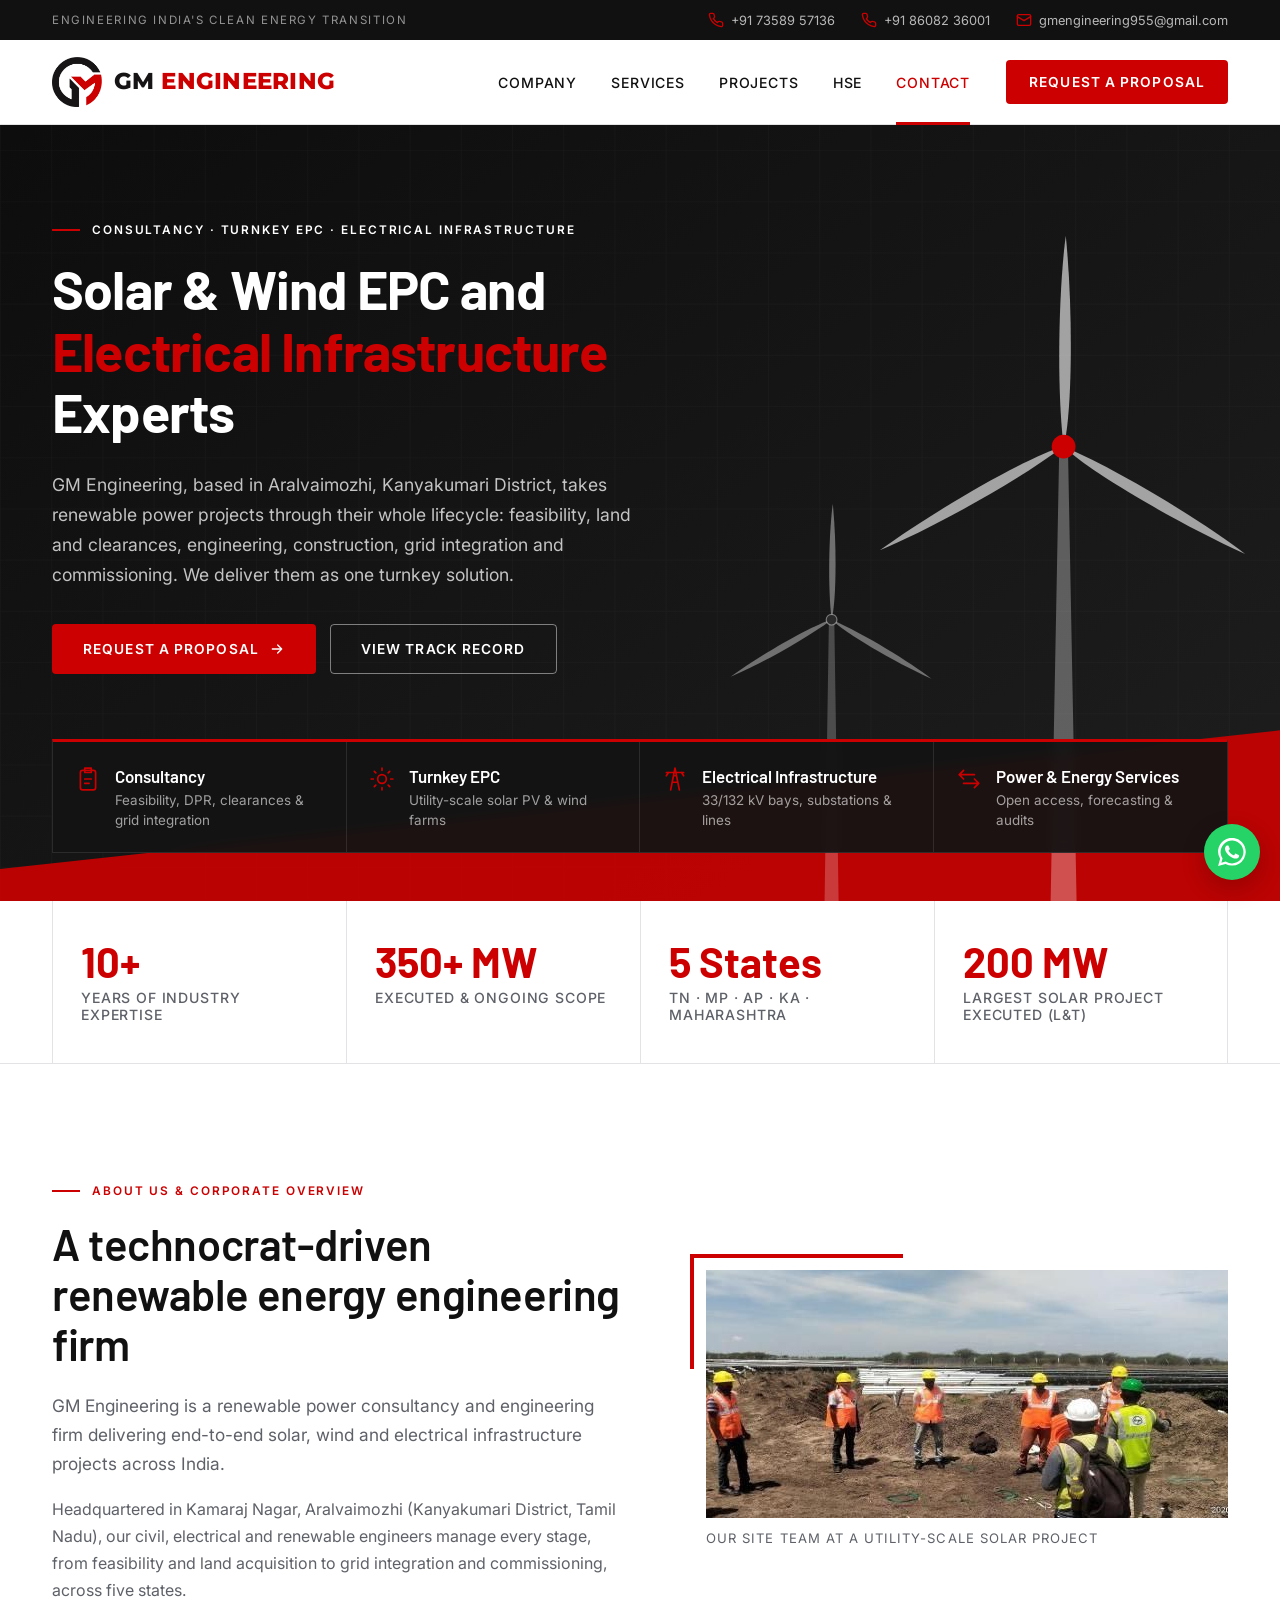
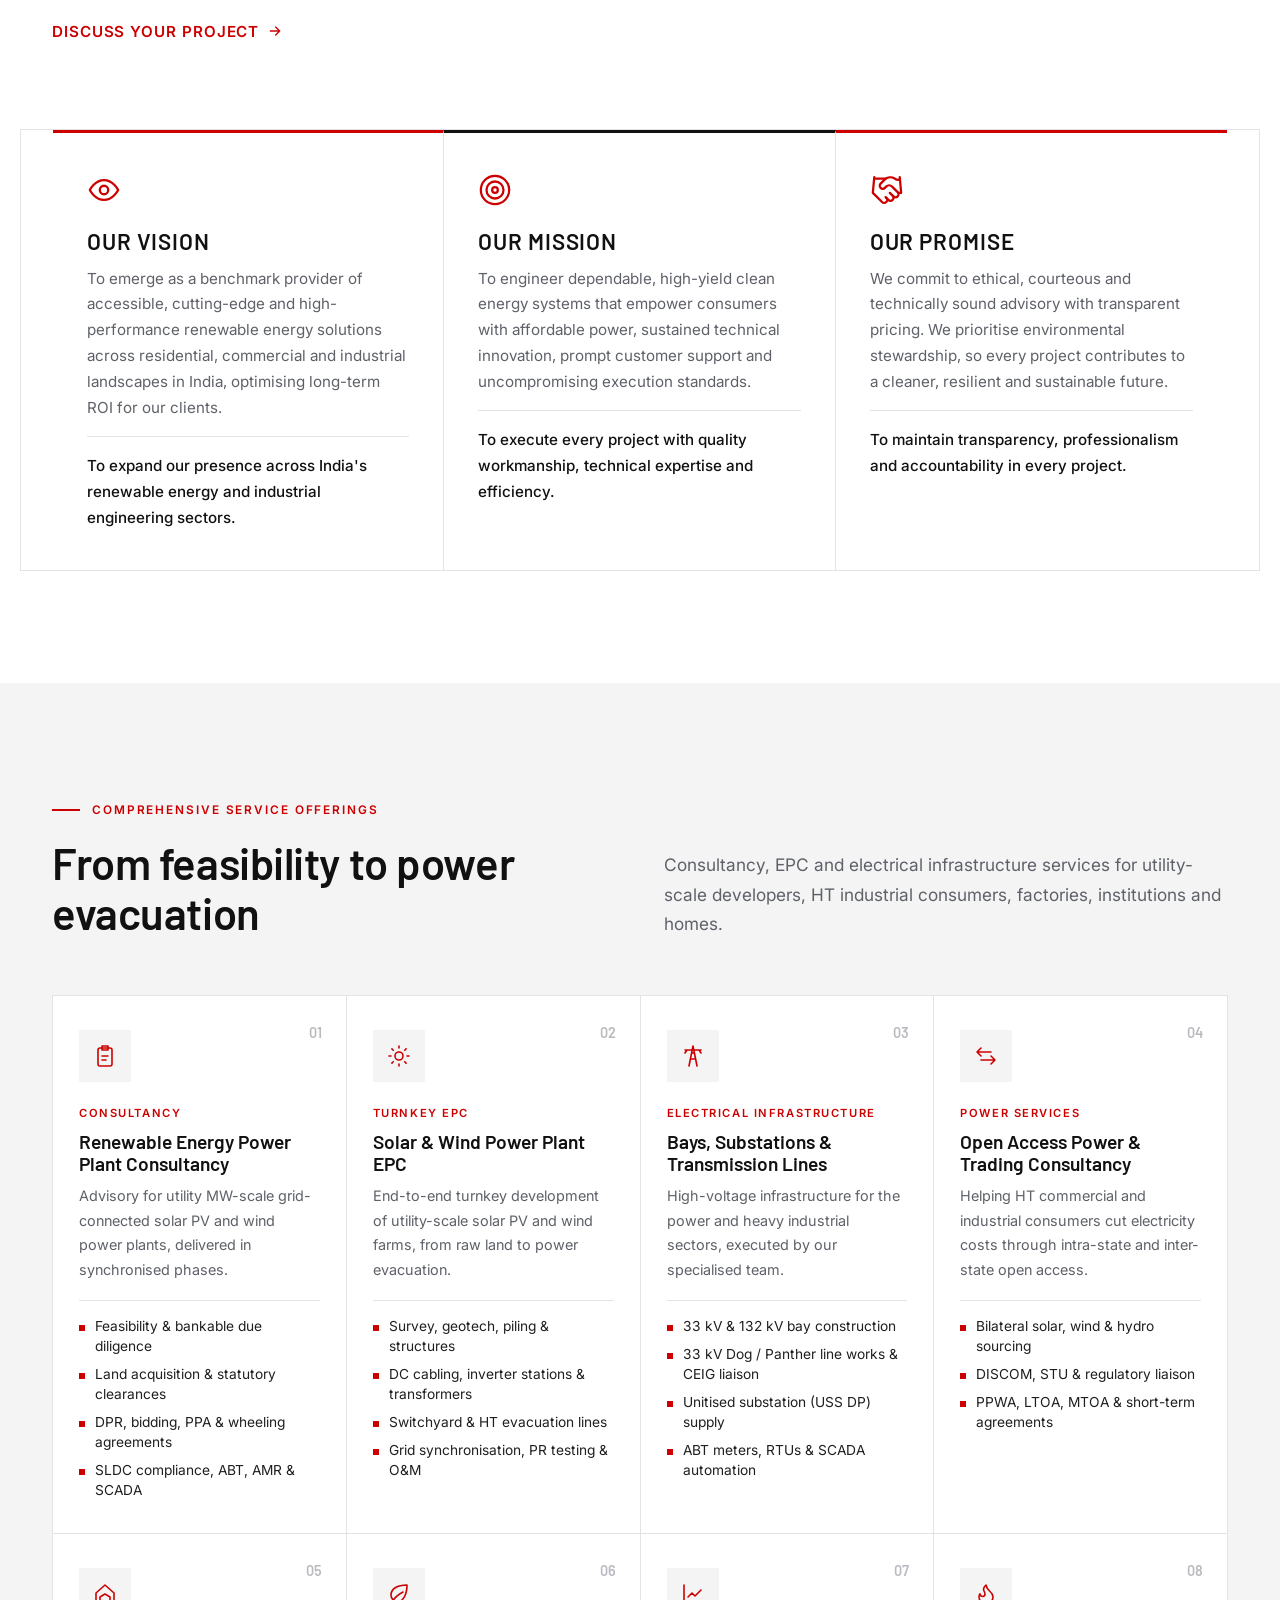
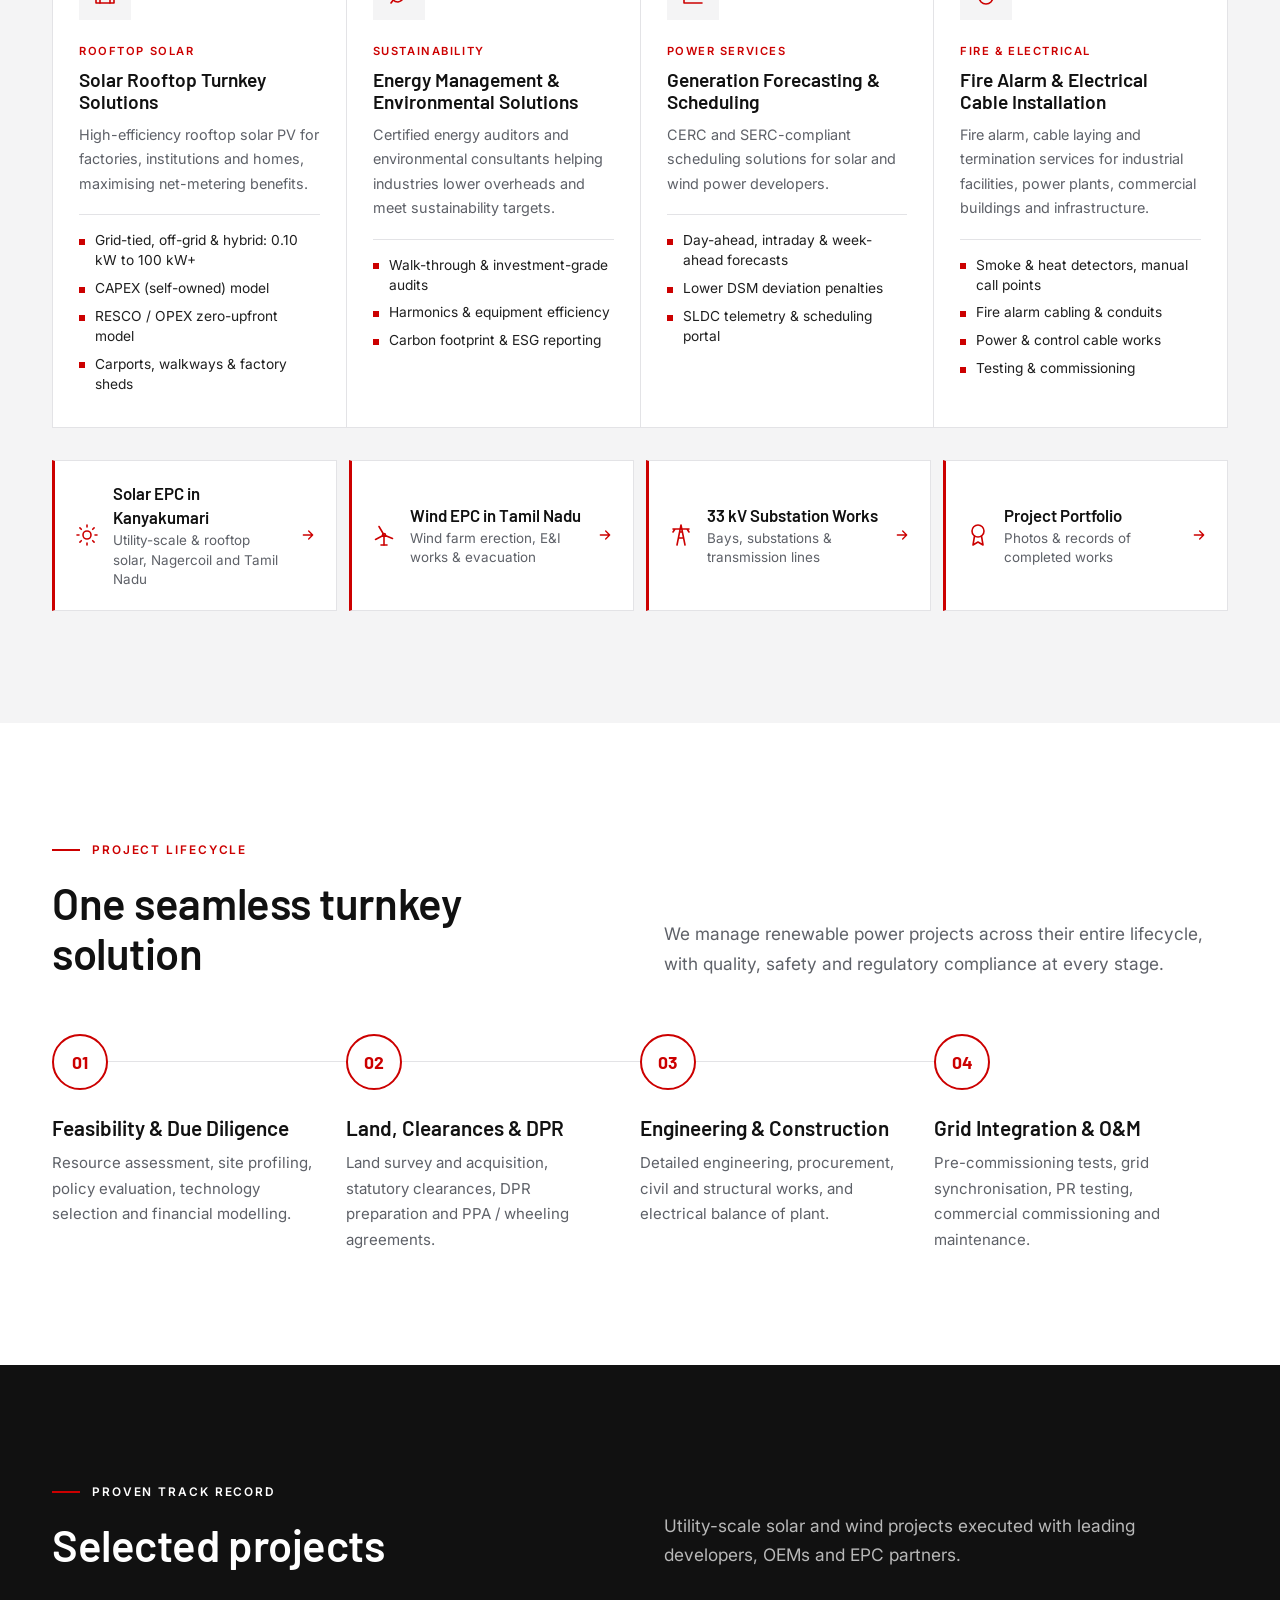
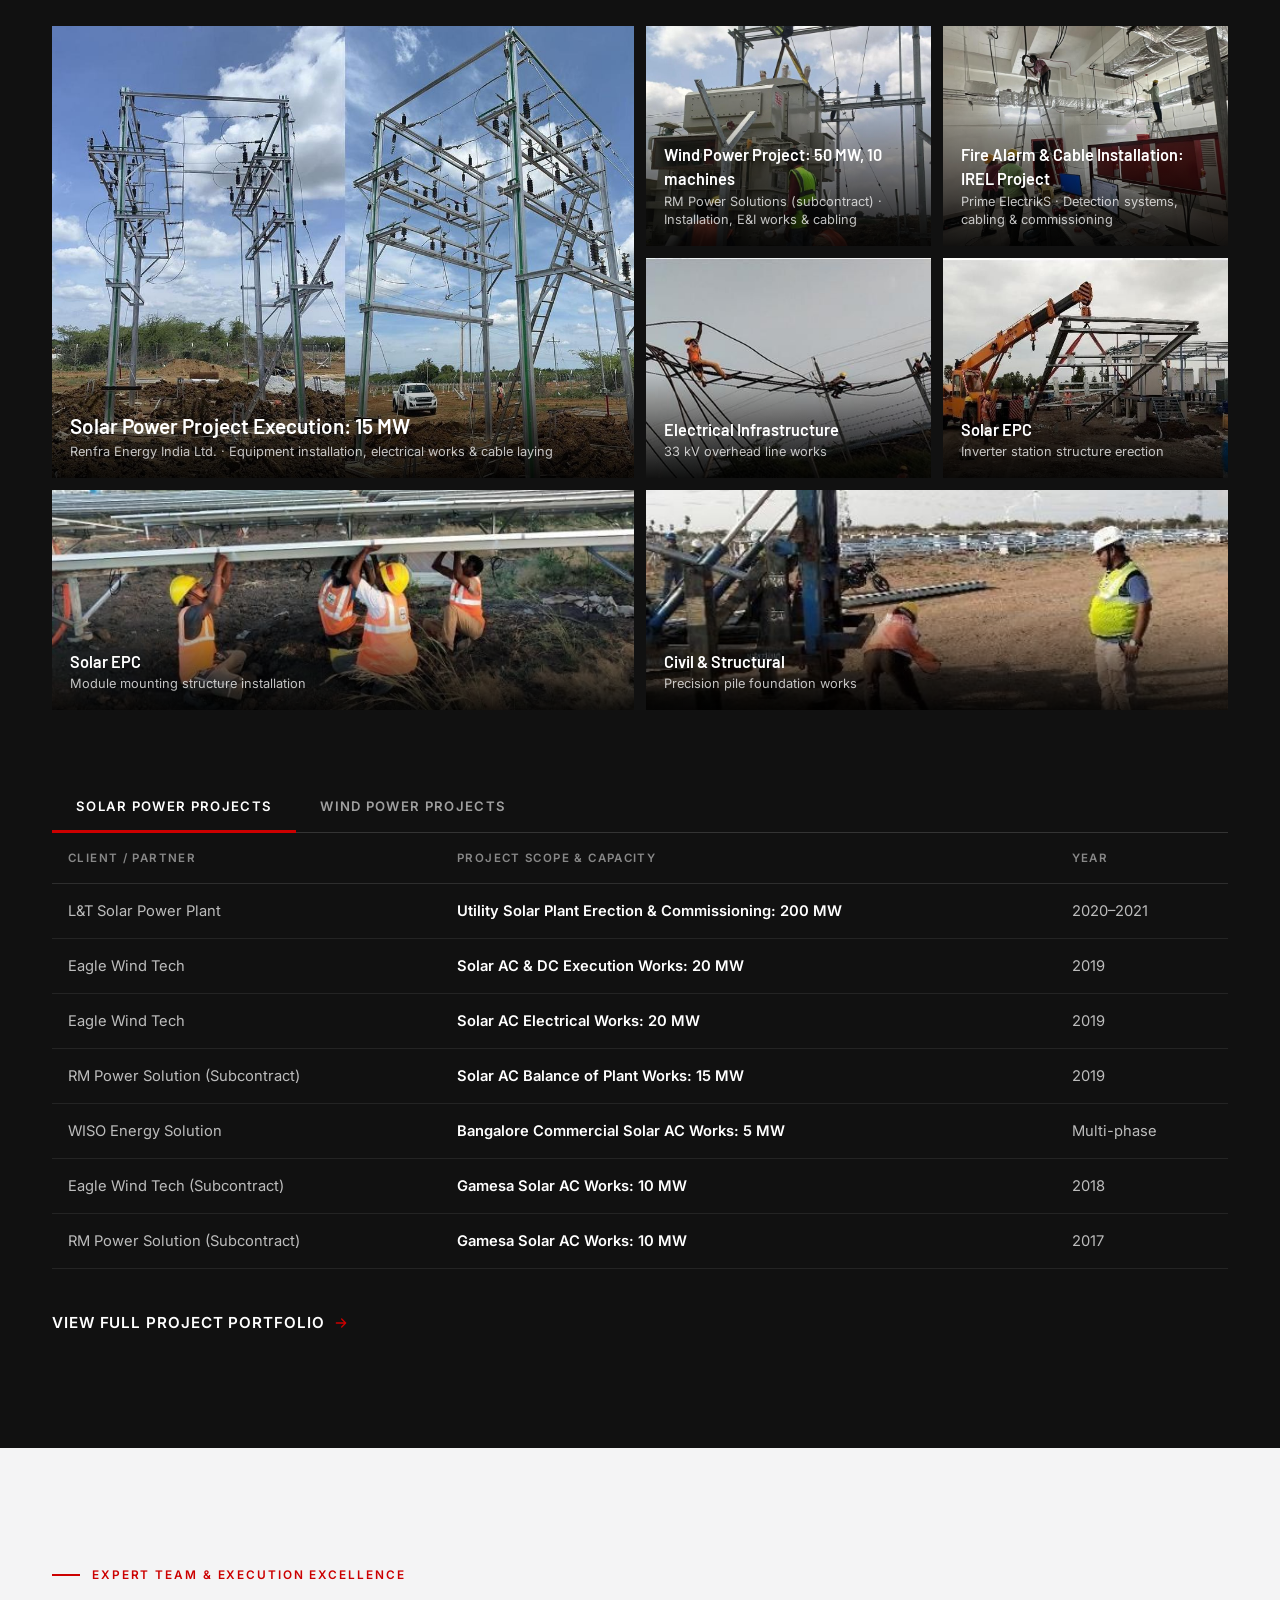
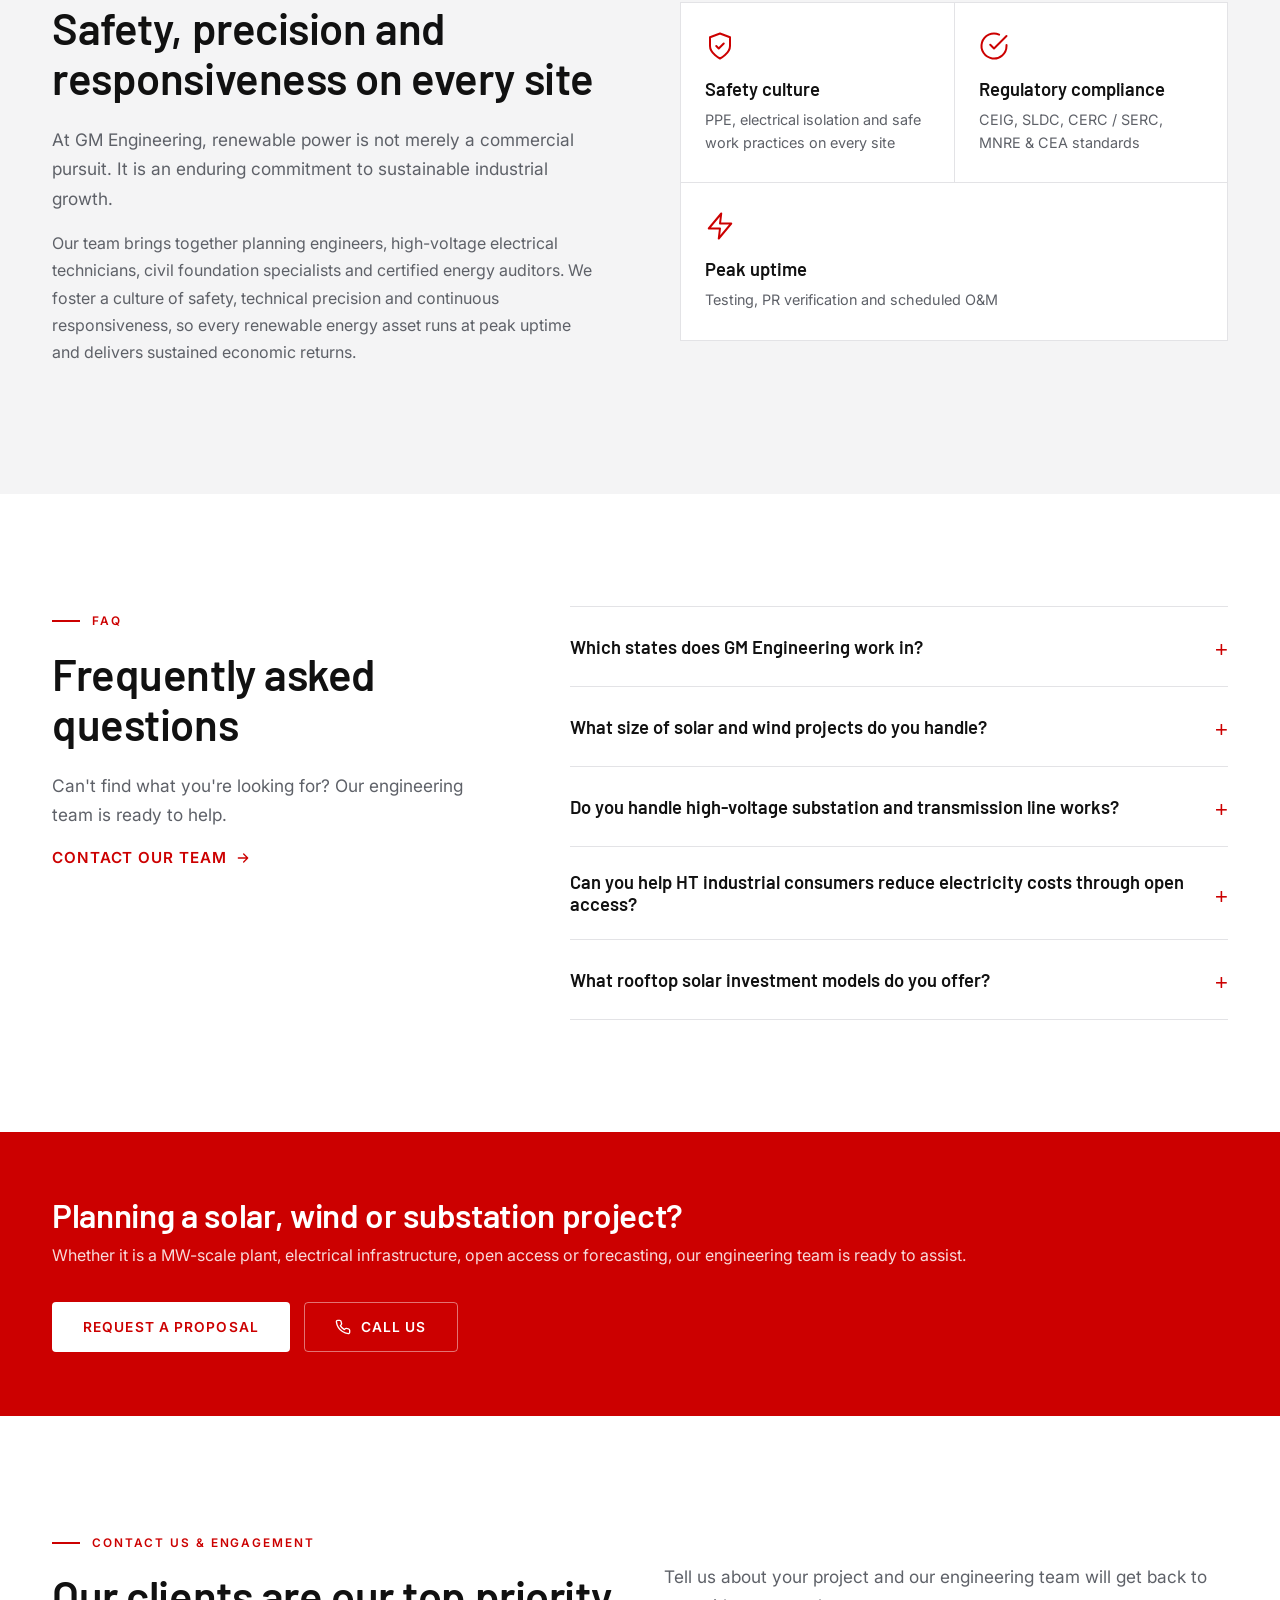
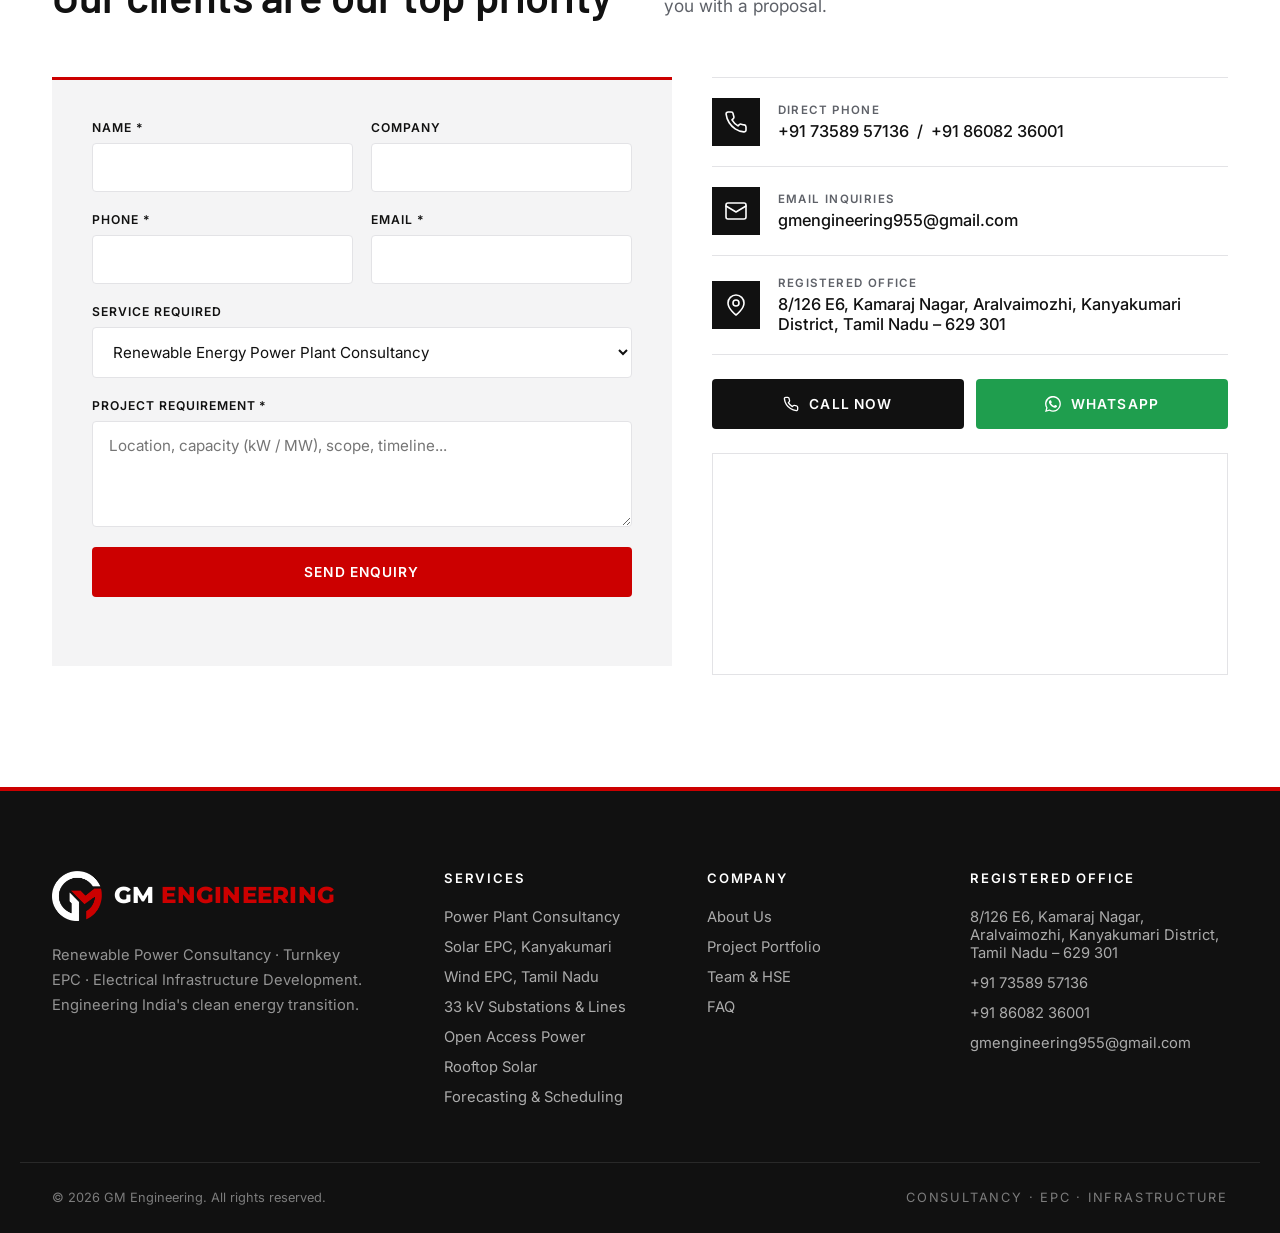
<file: index.html>
<!DOCTYPE html>
<html lang="en-IN" class="no-js">
<head>
<meta charset="UTF-8">
<meta name="viewport" content="width=device-width, initial-scale=1.0">
<title>GM Engineering, Aralvaimozhi | Solar &amp; Wind EPC and 33 kV Substation Contractor</title>
<meta name="description" content="GM Engineering, Aralvaimozhi (Kanyakumari): turnkey solar &amp; wind EPC, 33 kV / 132 kV substation and transmission line contractor serving Tamil Nadu and India.">
<meta name="keywords" content="GM Engineering, solar EPC contractor Tamil Nadu, wind power project execution, renewable energy consultancy, 33 kV bay construction, 132 kV substation contractor, transmission line contractor, rooftop solar Kanyakumari, rooftop solar Nagercoil, open access power consultancy, electrical contractor Tamil Nadu, Aralvaimozhi, Kanyakumari">
<meta name="robots" content="index, follow, max-image-preview:large, max-snippet:-1">
<meta name="author" content="GM Engineering">
<meta name="theme-color" content="#111111">
<link rel="canonical" href="https://gm-engineering.in/">

<!-- Local SEO -->
<meta name="geo.region" content="IN-TN">
<meta name="geo.placename" content="Aralvaimozhi, Kanyakumari District">
<meta name="geo.position" content="8.2556;77.5383">
<meta name="ICBM" content="8.2556, 77.5383">

<!-- Open Graph / social sharing -->
<meta property="og:type" content="website">
<meta property="og:site_name" content="GM Engineering">
<meta property="og:locale" content="en_IN">
<meta property="og:url" content="https://gm-engineering.in/">
<meta property="og:title" content="GM Engineering | Renewable Power Consultancy, Turnkey EPC &amp; Electrical Infrastructure">
<meta property="og:description" content="Engineering India's clean energy transition. 10+ years, 350+ MW executed and ongoing scope across Tamil Nadu, Madhya Pradesh, Andhra Pradesh, Karnataka and Maharashtra.">
<meta property="og:image" content="https://gm-engineering.in/images/og-image.jpg">
<meta property="og:image:width" content="1200">
<meta property="og:image:height" content="630">
<meta property="og:image:alt" content="GM Engineering: Renewable Power Consultancy, Turnkey EPC and Electrical Infrastructure">
<meta name="twitter:card" content="summary_large_image">
<meta name="twitter:title" content="GM Engineering | Solar &amp; Wind EPC and Electrical Infrastructure">
<meta name="twitter:description" content="10+ years, 350+ MW across 5 states. Renewable power consultancy, turnkey EPC and 33/132 kV electrical infrastructure.">
<meta name="twitter:image" content="https://gm-engineering.in/images/og-image.jpg">

<!-- Icons -->
<link rel="icon" type="image/png" sizes="32x32" href="images/favicon-32.png">
<link rel="apple-touch-icon" href="images/apple-touch-icon.png">
<link rel="manifest" href="site.webmanifest">

<!-- Fonts & styles -->
<link rel="preconnect" href="https://fonts.googleapis.com">
<link rel="preconnect" href="https://fonts.gstatic.com" crossorigin>
<link href="https://fonts.googleapis.com/css2?family=Barlow:wght@500;600;700&family=Montserrat:wght@700;800&family=Inter:wght@400;500;600&display=swap" rel="stylesheet">
<link rel="stylesheet" href="css/style.css">
<script>document.documentElement.classList.replace('no-js','js');</script>

<!-- Structured data: helps Google show business info, services and FAQs in search -->
<script type="application/ld+json">
{
  "@context": "https://schema.org",
  "@graph": [
    {
      "@type": ["ElectricalContractor", "LocalBusiness"],
      "@id": "https://gm-engineering.in/#business",
      "name": "GM Engineering",
      "alternateName": ["G.M. Engineering", "GM ENGINEERING"],
      "slogan": "Engineering India's Clean Energy Transition",
      "description": "Aralvaimozhi (Kanyakumari District, Tamil Nadu) based renewable power consultancy, turnkey solar and wind EPC, and electrical infrastructure contractor, covering 33 kV and 132 kV bay and substation construction, transmission lines, rooftop solar, open access power services, energy audits, generation forecasting and fire alarm installation. 10+ years of expertise and 350+ MW of executed and ongoing scope across five Indian states.",
      "url": "https://gm-engineering.in/",
      "logo": "https://gm-engineering.in/images/icon-512.png",
      "image": [
        "https://gm-engineering.in/images/og-image.jpg",
        "https://gm-engineering.in/images/projects/33kv-switchyard-bay-solar-project.jpg",
        "https://gm-engineering.in/images/projects/power-transformer-erection-substation.jpg"
      ],
      "telephone": "+91-7358957136",
      "email": "gmengineering955@gmail.com",
      "contactPoint": [
        { "@type": "ContactPoint", "telephone": "+91-7358957136", "contactType": "sales", "areaServed": "IN", "availableLanguage": ["English", "Tamil"] },
        { "@type": "ContactPoint", "telephone": "+91-8608236001", "contactType": "customer service", "areaServed": "IN", "availableLanguage": ["English", "Tamil"] }
      ],
      "priceRange": "Quote on request",
      "address": {
        "@type": "PostalAddress",
        "streetAddress": "8/126 E6, Kamaraj Nagar",
        "addressLocality": "Aralvaimozhi",
        "addressRegion": "Tamil Nadu",
        "postalCode": "629301",
        "addressCountry": "IN"
      },
      "geo": { "@type": "GeoCoordinates", "latitude": 8.2556, "longitude": 77.5383 },
      "hasMap": "https://www.google.com/maps/search/?api=1&query=8.2556,77.5383",
      "areaServed": [
        { "@type": "City", "name": "Aralvaimozhi" },
        { "@type": "City", "name": "Nagercoil" },
        { "@type": "AdministrativeArea", "name": "Kanyakumari District" },
        { "@type": "AdministrativeArea", "name": "Tirunelveli District" },
        { "@type": "State", "name": "Tamil Nadu" },
        { "@type": "State", "name": "Madhya Pradesh" },
        { "@type": "State", "name": "Andhra Pradesh" },
        { "@type": "State", "name": "Karnataka" },
        { "@type": "State", "name": "Maharashtra" },
        { "@type": "Country", "name": "India" }
      ],
      "knowsAbout": ["Solar power plant EPC","Wind power project execution","33 kV and 132 kV bay construction","Transmission lines","SLDC and grid integration","SCADA and ABT metering","Open access power","Rooftop solar","Energy audits","Renewable energy forecasting and scheduling","Fire alarm systems"],
      "hasOfferCatalog": {
        "@type": "OfferCatalog",
        "name": "Engineering Services",
        "itemListElement": [
          { "@type": "Offer", "itemOffered": { "@type": "Service", "name": "Renewable Energy Power Plant Consultancy" } },
          { "@type": "Offer", "itemOffered": { "@type": "Service", "name": "Solar Power Plant EPC", "url": "https://gm-engineering.in/solar-epc-kanyakumari/" } },
          { "@type": "Offer", "itemOffered": { "@type": "Service", "name": "Wind Power Project EPC", "url": "https://gm-engineering.in/wind-epc-tamil-nadu/" } },
          { "@type": "Offer", "itemOffered": { "@type": "Service", "name": "33 kV / 132 kV Bay, Substation and Transmission Line Works", "url": "https://gm-engineering.in/33kv-substation-contractors/" } },
          { "@type": "Offer", "itemOffered": { "@type": "Service", "name": "Open Access Power Services and Trading Consultancy" } },
          { "@type": "Offer", "itemOffered": { "@type": "Service", "name": "Solar Rooftop Turnkey Solutions" } },
          { "@type": "Offer", "itemOffered": { "@type": "Service", "name": "Energy Management and Environmental Protection Solutions" } },
          { "@type": "Offer", "itemOffered": { "@type": "Service", "name": "Renewable Energy Generation Forecasting and Scheduling" } },
          { "@type": "Offer", "itemOffered": { "@type": "Service", "name": "Fire Alarm and Electrical Cable Installation Works" } }
        ]
      }
    },
    {
      "@type": "WebSite",
      "@id": "https://gm-engineering.in/#website",
      "url": "https://gm-engineering.in/",
      "name": "GM Engineering",
      "publisher": { "@id": "https://gm-engineering.in/#business" },
      "inLanguage": "en-IN"
    },
    {
      "@type": "FAQPage",
      "@id": "https://gm-engineering.in/#faq",
      "mainEntity": [
        {
          "@type": "Question",
          "name": "Which states does GM Engineering work in?",
          "acceptedAnswer": { "@type": "Answer", "text": "GM Engineering is headquartered in Aralvaimozhi, Kanyakumari District, Tamil Nadu, and has executed and contributed to projects across Tamil Nadu, Madhya Pradesh, Andhra Pradesh, Karnataka and Maharashtra." }
        },
        {
          "@type": "Question",
          "name": "What size of solar and wind projects do you handle?",
          "acceptedAnswer": { "@type": "Answer", "text": "We handle everything from rooftop solar systems of 0.10 kW to 100 kW and above, through to utility-scale work such as a 200 MW solar plant erection and commissioning and 50 to 75 MW wind power projects. Our executed and ongoing scope exceeds 350 MW." }
        },
        {
          "@type": "Question",
          "name": "Do you handle high-voltage substation and transmission line works?",
          "acceptedAnswer": { "@type": "Answer", "text": "Yes. We execute 33 kV and 132 kV bay construction, pooling substation equipment erection, 33 kV transmission lines with CEIG liaison, unitised substations, ABT metering and SCADA automation." }
        },
        {
          "@type": "Question",
          "name": "Can you help HT industrial consumers reduce electricity costs through open access?",
          "acceptedAnswer": { "@type": "Answer", "text": "Yes. We facilitate bilateral power procurement from solar, wind and small hydro generators, handle DISCOM and regulatory liaison, and draft wheeling, LTOA, MTOA and short-term open access agreements." }
        },
        {
          "@type": "Question",
          "name": "What rooftop solar investment models do you offer?",
          "acceptedAnswer": { "@type": "Answer", "text": "We offer a CAPEX model, where the client owns the system and receives full power savings, and a RESCO / OPEX model, with zero upfront capital and power supplied at a discounted tariff under a power purchase agreement." }
        }
      ]
    }
  ]
}
</script>
</head>
<body>

<a class="skip-link" href="#main">Skip to content</a>

<!-- Icon sprite -->
<svg width="0" height="0" style="position:absolute" aria-hidden="true">
  <defs>
    <symbol id="i-sun" viewBox="0 0 24 24"><circle cx="12" cy="12" r="4"/><path d="M12 2v2M12 20v2M4.9 4.9l1.4 1.4M17.7 17.7l1.4 1.4M2 12h2M20 12h2M4.9 19.1l1.4-1.4M17.7 6.3l1.4-1.4"/></symbol>
    <symbol id="i-wind" viewBox="0 0 24 24"><path d="M12 12v10M12 12 7 3.5M12 12l8.5 3.5M12 12 3.5 16.5"/><circle cx="12" cy="12" r="1.5"/><path d="M9 22h6"/></symbol>
    <symbol id="i-flame" viewBox="0 0 24 24"><path d="M8.5 14.5A2.5 2.5 0 0 0 11 12c0-1.4-.5-2-1-3-1.1-2.1-.2-4 2-6 .5 2.5 2 4.9 4 6.5 2 1.6 3 3.5 3 5.5a7 7 0 1 1-14 0c0-1.2.4-2.3 1-3.2.3 1.4 1.4 2.7 2.5 2.7z"/></symbol>
    <symbol id="i-tower" viewBox="0 0 24 24"><path d="M8 22 12 2l4 20M9.4 15h5.2M10.6 9h2.8M4 6h16M6 6 4 9M18 6l2 3"/></symbol>
    <symbol id="i-clipboard" viewBox="0 0 24 24"><rect x="5" y="4" width="14" height="18" rx="2"/><path d="M9 2h6v4H9zM9 12h6M9 16h4"/></symbol>
    <symbol id="i-exchange" viewBox="0 0 24 24"><path d="M7 4 3 8l4 4M3 8h14M17 20l4-4-4-4M21 16H7"/></symbol>
    <symbol id="i-home" viewBox="0 0 24 24"><path d="M3 11 12 3l9 8v10H3z"/><path d="M7 21v-6l5-3 5 3v6"/></symbol>
    <symbol id="i-leaf" viewBox="0 0 24 24"><path d="M11 20A7 7 0 0 1 4 13c0-6 6-10 16-10 0 10-4 16-9 17z"/><path d="M4 21c4-6 8-9 12-11"/></symbol>
    <symbol id="i-chart" viewBox="0 0 24 24"><path d="M3 3v18h18"/><path d="m7 15 4-4 3 3 6-6"/></symbol>
    <symbol id="i-check" viewBox="0 0 24 24"><path d="M22 11.1V12a10 10 0 1 1-5.9-9.1"/><path d="m9 11 3 3L22 4"/></symbol>
    <symbol id="i-shield" viewBox="0 0 24 24"><path d="M12 22s8-4 8-10V5l-8-3-8 3v7c0 6 8 10 8 10z"/><path d="m9 12 2 2 4-4"/></symbol>
    <symbol id="i-target" viewBox="0 0 24 24"><circle cx="12" cy="12" r="10"/><circle cx="12" cy="12" r="6"/><circle cx="12" cy="12" r="2"/></symbol>
    <symbol id="i-eye" viewBox="0 0 24 24"><path d="M2 12s3.5-7 10-7 10 7 10 7-3.5 7-10 7S2 12 2 12z"/><circle cx="12" cy="12" r="3"/></symbol>
    <symbol id="i-hand" viewBox="0 0 24 24"><path d="m11 17 2 2a1 1 0 1 0 3-3"/><path d="m14 14 2.5 2.5a1 1 0 1 0 3-3l-3.9-3.9a3 3 0 0 0-4.2 0l-.9.9a1 1 0 1 1-3-3l2.8-2.8a5.8 5.8 0 0 1 7.1-.8l.5.3a4 4 0 0 0 2.8.5L21 4"/><path d="m21 3 1 11h-2M3 3 2 14l6.5 6.5a1 1 0 1 0 3-3M3 4h8"/></symbol>
    <symbol id="i-award" viewBox="0 0 24 24"><circle cx="12" cy="8" r="6"/><path d="M15.5 13 17 22l-5-3-5 3 1.5-9"/></symbol>
    <symbol id="i-bolt" viewBox="0 0 24 24"><path d="M13 2 3 14h9l-1 8 10-12h-9z"/></symbol>
    <symbol id="i-phone" viewBox="0 0 24 24"><path d="M22 16.9v3a2 2 0 0 1-2.2 2 19.8 19.8 0 0 1-8.6-3.1 19.5 19.5 0 0 1-6-6A19.8 19.8 0 0 1 2.1 4.2 2 2 0 0 1 4.1 2h3a2 2 0 0 1 2 1.7c.1 1 .4 1.9.7 2.8a2 2 0 0 1-.5 2.1L8 9.9a16 16 0 0 0 6 6l1.3-1.3a2 2 0 0 1 2.1-.4c.9.3 1.8.6 2.8.7a2 2 0 0 1 1.7 2z"/></symbol>
    <symbol id="i-mail" viewBox="0 0 24 24"><rect x="2" y="4" width="20" height="16" rx="2"/><path d="m22 7-10 6L2 7"/></symbol>
    <symbol id="i-pin" viewBox="0 0 24 24"><path d="M20 10c0 6-8 12-8 12s-8-6-8-12a8 8 0 0 1 16 0z"/><circle cx="12" cy="10" r="3"/></symbol>
    <symbol id="i-arrow" viewBox="0 0 24 24"><path d="M5 12h14M13 6l6 6-6 6"/></symbol>
    <symbol id="i-whatsapp" viewBox="0 0 24 24"><path fill="currentColor" stroke="none" d="M17.5 14.4c-.3-.1-1.8-.9-2-1-.3-.1-.5-.1-.7.1-.2.3-.8 1-.9 1.2-.2.2-.3.2-.6.1-.3-.1-1.3-.5-2.4-1.5-.9-.8-1.5-1.8-1.7-2.1-.2-.3 0-.5.1-.6l.4-.5c.2-.2.2-.3.3-.5.1-.2 0-.4 0-.5l-.9-2.2c-.2-.6-.5-.5-.7-.5h-.6c-.2 0-.5.1-.8.4-.3.3-1 1-1 2.5s1.1 2.9 1.2 3.1c.1.2 2.1 3.2 5.1 4.5.7.3 1.3.5 1.7.6.7.2 1.4.2 1.9.1.6-.1 1.8-.7 2-1.4.2-.7.2-1.3.2-1.4-.1-.1-.3-.2-.6-.3zM12 21.8a9.8 9.8 0 0 1-5-1.4l-.4-.2-3.7 1 1-3.6-.2-.4A9.8 9.8 0 1 1 12 21.8zm8.4-18.3A11.8 11.8 0 0 0 1.8 17.8L.1 24l6.4-1.7A11.8 11.8 0 0 0 23.8 12c0-3.2-1.2-6.2-3.4-8.5z"/></symbol>
  </defs>
</svg>

<div class="topbar">
  <div class="container topbar-inner">
    <span class="topbar-tag">Engineering India's Clean Energy Transition</span>
    <span class="topbar-right">
      <a href="tel:+917358957136"><svg class="ico-sm"><use href="#i-phone"/></svg>+91 73589 57136</a>
      <a href="tel:+918608236001" class="topbar-phone2"><svg class="ico-sm"><use href="#i-phone"/></svg>+91 86082 36001</a>
      <a href="mailto:gmengineering955@gmail.com" class="topbar-mail"><svg class="ico-sm"><use href="#i-mail"/></svg>gmengineering955@gmail.com</a>
    </span>
  </div>
</div>

<header class="navbar" id="navbar">
  <div class="nav-container">
    <a href="#home" class="brand" aria-label="GM Engineering home">
      <img src="images/gm-mark-192.png" alt="GM Engineering logo" class="brand-logo" width="192" height="193">
      <span class="brand-name">GM <span>ENGINEERING</span></span>
    </a>
    <nav class="nav-links" id="navLinks" aria-label="Main navigation">
      <a href="#about">Company</a>
      <a href="#services">Services</a>
      <a href="#projects">Projects</a>
      <a href="#safety">HSE</a>
      <a href="#contact">Contact</a>
      <a href="#contact" class="btn btn-primary nav-mobile-cta">Request a Proposal</a>
    </nav>
    <a href="#contact" class="btn btn-primary nav-cta">Request a Proposal</a>
    <button class="nav-toggle" id="navToggle" aria-label="Toggle navigation" aria-expanded="false" aria-controls="navLinks">
      <span></span><span></span><span></span>
    </button>
  </div>
</header>

<main id="main">

  <!-- HERO -->
  <section class="hero" id="home">
    <div class="hero-bg" aria-hidden="true">
      <svg viewBox="0 0 1200 800" preserveAspectRatio="xMaxYMax slice">
        <defs>
          <linearGradient id="heroGrad" x1="0" y1="0" x2="1" y2="1">
            <stop offset="0%" stop-color="#0c0c0c"/>
            <stop offset="100%" stop-color="#1e1e1e"/>
          </linearGradient>
          <pattern id="grid" width="48" height="48" patternUnits="userSpaceOnUse">
            <path d="M48 0H0V48" fill="none" stroke="#ffffff" stroke-opacity="0.035"/>
          </pattern>
        </defs>
        <rect width="1200" height="800" fill="url(#heroGrad)"/>
        <rect width="1200" height="800" fill="url(#grid)"/>
        <path class="hero-wedge" d="M0 800 L0 770 L1200 640 L1200 800Z" fill="#CC0000" opacity="0.9"/>
      </svg>
    </div>

    <svg class="hero-turbines" viewBox="0 0 520 660" aria-hidden="true">
      <defs>
        <path id="blade" d="M0 0 C8 -30 9 -125 2 -195 C-4 -150 -7 -60 0 0Z"/>
      </defs>
      <g class="t-small">
        <path d="M117 660 L121 400 L126 400 L130 660Z" fill="#ffffff" fill-opacity="0.22"/>
        <g transform="translate(123.5,400) scale(.55)">
          <g class="turbine turbine-slow" fill="#ffffff" fill-opacity="0.38">
            <use href="#blade"/><use href="#blade" transform="rotate(120)"/><use href="#blade" transform="rotate(240)"/>
          </g>
          <circle r="9" fill="#2a2a2a" stroke="#ffffff" stroke-opacity=".4" stroke-width="2"/>
        </g>
      </g>
      <g class="t-big">
        <path d="M326 660 L334 240 L342 240 L350 660Z" fill="#ffffff" fill-opacity="0.3"/>
        <g transform="translate(338,240)">
          <g class="turbine" fill="#ffffff" fill-opacity="0.6">
            <use href="#blade"/><use href="#blade" transform="rotate(120)"/><use href="#blade" transform="rotate(240)"/>
          </g>
          <circle r="11" fill="#CC0000"/>
        </g>
      </g>
    </svg>

    <div class="container hero-inner">
      <div class="hero-content">
        <p class="eyebrow">Consultancy &middot; Turnkey EPC &middot; Electrical Infrastructure</p>
        <h1>Solar &amp; Wind EPC and <span>Electrical Infrastructure</span> Experts</h1>
        <p class="hero-sub">GM Engineering, based in Aralvaimozhi, Kanyakumari District, takes renewable power projects through their whole lifecycle: feasibility, land and clearances, engineering, construction, grid integration and commissioning. We deliver them as one turnkey solution.</p>
        <div class="hero-actions">
          <a href="#contact" class="btn btn-primary">Request a Proposal <svg class="ico-sm"><use href="#i-arrow"/></svg></a>
          <a href="#projects" class="btn btn-outline-light">View Track Record</a>
        </div>
      </div>
    </div>

    <div class="container hero-divisions-wrap">
      <nav class="hero-divisions" aria-label="Business divisions">
        <a href="#services" class="division"><svg class="ico"><use href="#i-clipboard"/></svg><span><strong>Consultancy</strong>Feasibility, DPR, clearances &amp; grid integration</span></a>
        <a href="#services" class="division"><svg class="ico"><use href="#i-sun"/></svg><span><strong>Turnkey EPC</strong>Utility-scale solar PV &amp; wind farms</span></a>
        <a href="#services" class="division"><svg class="ico"><use href="#i-tower"/></svg><span><strong>Electrical Infrastructure</strong>33/132 kV bays, substations &amp; lines</span></a>
        <a href="#services" class="division"><svg class="ico"><use href="#i-exchange"/></svg><span><strong>Power &amp; Energy Services</strong>Open access, forecasting &amp; audits</span></a>
      </nav>
    </div>
  </section>

  <!-- KEY FACTS -->
  <section class="facts" aria-label="Company at a glance">
    <div class="container facts-grid">
      <div class="fact"><span class="fact-num">10+</span><span class="fact-label">Years of industry expertise</span></div>
      <div class="fact"><span class="fact-num">350+ MW</span><span class="fact-label">Executed &amp; ongoing scope</span></div>
      <div class="fact"><span class="fact-num">5 States</span><span class="fact-label">TN &middot; MP &middot; AP &middot; KA &middot; Maharashtra</span></div>
      <div class="fact"><span class="fact-num">200 MW</span><span class="fact-label">Largest solar project executed (L&amp;T)</span></div>
    </div>
  </section>

  <!-- ABOUT -->
  <section class="section" id="about" aria-labelledby="about-title">
    <div class="container about-grid reveal">
      <div>
        <p class="eyebrow dark">About Us &amp; Corporate Overview</p>
        <h2 id="about-title">A technocrat-driven renewable energy engineering firm</h2>
        <p class="lead">GM Engineering is a renewable power consultancy and engineering firm delivering end-to-end solar, wind and electrical infrastructure projects across India.</p>
        <p>Headquartered in Kamaraj Nagar, Aralvaimozhi (Kanyakumari District, Tamil Nadu), our civil, electrical and renewable engineers manage every stage, from feasibility and land acquisition to grid integration and commissioning, across five states.</p>
        <a href="#contact" class="text-link">Discuss your project <svg class="ico-sm"><use href="#i-arrow"/></svg></a>
      </div>
      <figure class="about-figure">
        <img src="images/projects/gm-engineering-site-team.jpg" alt="GM Engineering site team at a utility-scale solar power project" width="650" height="248" loading="lazy">
        <figcaption>Our site team at a utility-scale solar project</figcaption>
      </figure>
    </div>

    <div class="container vmv-grid reveal">
      <article class="vmv">
        <svg class="ico"><use href="#i-eye"/></svg>
        <h3>Our Vision</h3>
        <p>To emerge as a benchmark provider of accessible, cutting-edge and high-performance renewable energy solutions across residential, commercial and industrial landscapes in India, optimising long-term ROI for our clients.</p>
        <p class="vmv-goal">To expand our presence across India's renewable energy and industrial engineering sectors.</p>
      </article>
      <article class="vmv">
        <svg class="ico"><use href="#i-target"/></svg>
        <h3>Our Mission</h3>
        <p>To engineer dependable, high-yield clean energy systems that empower consumers with affordable power, sustained technical innovation, prompt customer support and uncompromising execution standards.</p>
        <p class="vmv-goal">To execute every project with quality workmanship, technical expertise and efficiency.</p>
      </article>
      <article class="vmv">
        <svg class="ico"><use href="#i-hand"/></svg>
        <h3>Our Promise</h3>
        <p>We commit to ethical, courteous and technically sound advisory with transparent pricing. We prioritise environmental stewardship, so every project contributes to a cleaner, resilient and sustainable future.</p>
        <p class="vmv-goal">To maintain transparency, professionalism and accountability in every project.</p>
      </article>
    </div>
  </section>

  <!-- SERVICES -->
  <section class="section section-alt" id="services" aria-labelledby="services-title">
    <div class="container reveal">
      <div class="section-head">
        <div>
          <p class="eyebrow dark">Comprehensive Service Offerings</p>
          <h2 id="services-title">From feasibility to power evacuation</h2>
        </div>
        <p class="lead">Consultancy, EPC and electrical infrastructure services for utility-scale developers, HT industrial consumers, factories, institutions and homes.</p>
      </div>

      <div class="card-grid">
        <article class="service-card">
          <span class="card-num">01</span>
          <div class="icon-badge"><svg class="ico"><use href="#i-clipboard"/></svg></div>
          <p class="card-cat">Consultancy</p>
          <h3>Renewable Energy Power Plant Consultancy</h3>
          <p>Advisory for utility MW-scale grid-connected solar PV and wind power plants, delivered in synchronised phases.</p>
          <ul class="card-list">
            <li>Feasibility &amp; bankable due diligence</li>
            <li>Land acquisition &amp; statutory clearances</li>
            <li>DPR, bidding, PPA &amp; wheeling agreements</li>
            <li>SLDC compliance, ABT, AMR &amp; SCADA</li>
          </ul>
        </article>
        <article class="service-card">
          <span class="card-num">02</span>
          <div class="icon-badge"><svg class="ico"><use href="#i-sun"/></svg></div>
          <p class="card-cat">Turnkey EPC</p>
          <h3>Solar &amp; Wind Power Plant EPC</h3>
          <p>End-to-end turnkey development of utility-scale solar PV and wind farms, from raw land to power evacuation.</p>
          <ul class="card-list">
            <li>Survey, geotech, piling &amp; structures</li>
            <li>DC cabling, inverter stations &amp; transformers</li>
            <li>Switchyard &amp; HT evacuation lines</li>
            <li>Grid synchronisation, PR testing &amp; O&amp;M</li>
          </ul>
        </article>
        <article class="service-card">
          <span class="card-num">03</span>
          <div class="icon-badge"><svg class="ico"><use href="#i-tower"/></svg></div>
          <p class="card-cat">Electrical Infrastructure</p>
          <h3>Bays, Substations &amp; Transmission Lines</h3>
          <p>High-voltage infrastructure for the power and heavy industrial sectors, executed by our specialised team.</p>
          <ul class="card-list">
            <li>33 kV &amp; 132 kV bay construction</li>
            <li>33 kV Dog / Panther line works &amp; CEIG liaison</li>
            <li>Unitised substation (USS DP) supply</li>
            <li>ABT meters, RTUs &amp; SCADA automation</li>
          </ul>
        </article>
        <article class="service-card">
          <span class="card-num">04</span>
          <div class="icon-badge"><svg class="ico"><use href="#i-exchange"/></svg></div>
          <p class="card-cat">Power Services</p>
          <h3>Open Access Power &amp; Trading Consultancy</h3>
          <p>Helping HT commercial and industrial consumers cut electricity costs through intra-state and inter-state open access.</p>
          <ul class="card-list">
            <li>Bilateral solar, wind &amp; hydro sourcing</li>
            <li>DISCOM, STU &amp; regulatory liaison</li>
            <li>PPWA, LTOA, MTOA &amp; short-term agreements</li>
          </ul>
        </article>
        <article class="service-card">
          <span class="card-num">05</span>
          <div class="icon-badge"><svg class="ico"><use href="#i-home"/></svg></div>
          <p class="card-cat">Rooftop Solar</p>
          <h3>Solar Rooftop Turnkey Solutions</h3>
          <p>High-efficiency rooftop solar PV for factories, institutions and homes, maximising net-metering benefits.</p>
          <ul class="card-list">
            <li>Grid-tied, off-grid &amp; hybrid: 0.10 kW to 100 kW+</li>
            <li>CAPEX (self-owned) model</li>
            <li>RESCO / OPEX zero-upfront model</li>
            <li>Carports, walkways &amp; factory sheds</li>
          </ul>
        </article>
        <article class="service-card">
          <span class="card-num">06</span>
          <div class="icon-badge"><svg class="ico"><use href="#i-leaf"/></svg></div>
          <p class="card-cat">Sustainability</p>
          <h3>Energy Management &amp; Environmental Solutions</h3>
          <p>Certified energy auditors and environmental consultants helping industries lower overheads and meet sustainability targets.</p>
          <ul class="card-list">
            <li>Walk-through &amp; investment-grade audits</li>
            <li>Harmonics &amp; equipment efficiency</li>
            <li>Carbon footprint &amp; ESG reporting</li>
          </ul>
        </article>
        <article class="service-card">
          <span class="card-num">07</span>
          <div class="icon-badge"><svg class="ico"><use href="#i-chart"/></svg></div>
          <p class="card-cat">Power Services</p>
          <h3>Generation Forecasting &amp; Scheduling</h3>
          <p>CERC and SERC-compliant scheduling solutions for solar and wind power developers.</p>
          <ul class="card-list">
            <li>Day-ahead, intraday &amp; week-ahead forecasts</li>
            <li>Lower DSM deviation penalties</li>
            <li>SLDC telemetry &amp; scheduling portal</li>
          </ul>
        </article>
        <article class="service-card">
          <span class="card-num">08</span>
          <div class="icon-badge"><svg class="ico"><use href="#i-flame"/></svg></div>
          <p class="card-cat">Fire &amp; Electrical</p>
          <h3>Fire Alarm &amp; Electrical Cable Installation</h3>
          <p>Fire alarm, cable laying and termination services for industrial facilities, power plants, commercial buildings and infrastructure.</p>
          <ul class="card-list">
            <li>Smoke &amp; heat detectors, manual call points</li>
            <li>Fire alarm cabling &amp; conduits</li>
            <li>Power &amp; control cable works</li>
            <li>Testing &amp; commissioning</li>
          </ul>
        </article>
      </div>

      <nav class="link-grid" aria-label="Service pages">
        <a class="link-card" href="solar-epc-kanyakumari/"><svg class="ico"><use href="#i-sun"/></svg><span><strong>Solar EPC in Kanyakumari</strong>Utility-scale &amp; rooftop solar, Nagercoil and Tamil Nadu</span><svg class="ico-sm"><use href="#i-arrow"/></svg></a>
        <a class="link-card" href="wind-epc-tamil-nadu/"><svg class="ico"><use href="#i-wind"/></svg><span><strong>Wind EPC in Tamil Nadu</strong>Wind farm erection, E&amp;I works &amp; evacuation</span><svg class="ico-sm"><use href="#i-arrow"/></svg></a>
        <a class="link-card" href="33kv-substation-contractors/"><svg class="ico"><use href="#i-tower"/></svg><span><strong>33 kV Substation Works</strong>Bays, substations &amp; transmission lines</span><svg class="ico-sm"><use href="#i-arrow"/></svg></a>
        <a class="link-card" href="projects/"><svg class="ico"><use href="#i-award"/></svg><span><strong>Project Portfolio</strong>Photos &amp; records of completed works</span><svg class="ico-sm"><use href="#i-arrow"/></svg></a>
      </nav>
    </div>
  </section>

  <!-- PROCESS -->
  <section class="section" id="process" aria-labelledby="process-title">
    <div class="container reveal">
      <div class="section-head">
        <div>
          <p class="eyebrow dark">Project Lifecycle</p>
          <h2 id="process-title">One seamless turnkey solution</h2>
        </div>
        <p class="lead">We manage renewable power projects across their entire lifecycle, with quality, safety and regulatory compliance at every stage.</p>
      </div>
      <ol class="process-grid">
        <li class="process-step"><span class="step-num">01</span><h3>Feasibility &amp; Due Diligence</h3><p>Resource assessment, site profiling, policy evaluation, technology selection and financial modelling.</p></li>
        <li class="process-step"><span class="step-num">02</span><h3>Land, Clearances &amp; DPR</h3><p>Land survey and acquisition, statutory clearances, DPR preparation and PPA / wheeling agreements.</p></li>
        <li class="process-step"><span class="step-num">03</span><h3>Engineering &amp; Construction</h3><p>Detailed engineering, procurement, civil and structural works, and electrical balance of plant.</p></li>
        <li class="process-step"><span class="step-num">04</span><h3>Grid Integration &amp; O&amp;M</h3><p>Pre-commissioning tests, grid synchronisation, PR testing, commercial commissioning and maintenance.</p></li>
      </ol>
    </div>
  </section>

  <!-- PROJECTS -->
  <section class="section section-dark" id="projects" aria-labelledby="projects-title">
    <div class="container reveal">
      <div class="section-head">
        <div>
          <p class="eyebrow">Proven Track Record</p>
          <h2 id="projects-title">Selected projects</h2>
        </div>
        <p class="lead">Utility-scale solar and wind projects executed with leading developers, OEMs and EPC partners.</p>
      </div>

      <div class="gallery">
        <figure class="g-item g-wide">
          <img src="images/projects/33kv-switchyard-bay-solar-project.jpg" alt="Switchyard bay structures erected by GM Engineering for a 15 MW solar power project" width="1000" height="883" loading="lazy">
          <figcaption><strong>Solar Power Project Execution: 15 MW</strong>Renfra Energy India Ltd. &middot; Equipment installation, electrical works &amp; cable laying</figcaption>
        </figure>
        <figure class="g-item">
          <img src="images/projects/power-transformer-erection-substation.jpg" alt="Power transformer erection for a 50 MW wind power project" width="1400" height="631" loading="lazy">
          <figcaption><strong>Wind Power Project: 50 MW, 10 machines</strong>RM Power Solutions (subcontract) &middot; Installation, E&amp;I works &amp; cabling</figcaption>
        </figure>
        <figure class="g-item">
          <img src="images/projects/fire-alarm-cable-installation-irel-project.jpg" alt="Fire alarm and cable installation in a control room for the IREL project" width="1280" height="720" loading="lazy">
          <figcaption><strong>Fire Alarm &amp; Cable Installation: IREL Project</strong>Prime ElectrikS &middot; Detection systems, cabling &amp; commissioning</figcaption>
        </figure>
        <figure class="g-item">
          <img src="images/projects/33kv-transmission-line-works.jpg" alt="Linemen carrying out 33 kV overhead line works" width="781" height="301" loading="lazy">
          <figcaption><strong>Electrical Infrastructure</strong>33 kV overhead line works</figcaption>
        </figure>
        <figure class="g-item">
          <img src="images/projects/solar-inverter-station-structure-erection.jpg" alt="Crane erecting structure at a solar inverter station" width="610" height="387" loading="lazy">
          <figcaption><strong>Solar EPC</strong>Inverter station structure erection</figcaption>
        </figure>
        <figure class="g-item">
          <img src="images/projects/solar-module-mounting-installation.jpg" alt="Technicians installing solar module mounting structures" width="631" height="291" loading="lazy">
          <figcaption><strong>Solar EPC</strong>Module mounting structure installation</figcaption>
        </figure>
        <figure class="g-item">
          <img src="images/projects/solar-pile-foundation-work.jpg" alt="Pile foundation work at a utility-scale solar site" width="505" height="386" loading="lazy">
          <figcaption><strong>Civil &amp; Structural</strong>Precision pile foundation works</figcaption>
        </figure>
      </div>

      <div class="records">
        <div class="tabs" role="tablist" aria-label="Project records">
          <button class="tab active" role="tab" aria-selected="true" aria-controls="tab-solar" id="tab-solar-btn">Solar Power Projects</button>
          <button class="tab" role="tab" aria-selected="false" aria-controls="tab-wind" id="tab-wind-btn">Wind Power Projects</button>
        </div>

        <div class="table-wrap" id="tab-solar" role="tabpanel" aria-labelledby="tab-solar-btn">
          <table>
            <caption class="sr-only">Selected solar power projects</caption>
            <thead><tr><th scope="col">Client / Partner</th><th scope="col">Project Scope &amp; Capacity</th><th scope="col">Year</th></tr></thead>
            <tbody>
              <tr><td data-label="Client / Partner">L&amp;T Solar Power Plant</td><td data-label="Project Scope &amp; Capacity"><strong>Utility Solar Plant Erection &amp; Commissioning: 200 MW</strong></td><td data-label="Year">2020&ndash;2021</td></tr>
              <tr><td data-label="Client / Partner">Eagle Wind Tech</td><td data-label="Project Scope &amp; Capacity"><strong>Solar AC &amp; DC Execution Works: 20 MW</strong></td><td data-label="Year">2019</td></tr>
              <tr><td data-label="Client / Partner">Eagle Wind Tech</td><td data-label="Project Scope &amp; Capacity"><strong>Solar AC Electrical Works: 20 MW</strong></td><td data-label="Year">2019</td></tr>
              <tr><td data-label="Client / Partner">RM Power Solution (Subcontract)</td><td data-label="Project Scope &amp; Capacity"><strong>Solar AC Balance of Plant Works: 15 MW</strong></td><td data-label="Year">2019</td></tr>
              <tr><td data-label="Client / Partner">WISO Energy Solution</td><td data-label="Project Scope &amp; Capacity"><strong>Bangalore Commercial Solar AC Works: 5 MW</strong></td><td data-label="Year">Multi-phase</td></tr>
              <tr><td data-label="Client / Partner">Eagle Wind Tech (Subcontract)</td><td data-label="Project Scope &amp; Capacity"><strong>Gamesa Solar AC Works: 10 MW</strong></td><td data-label="Year">2018</td></tr>
              <tr><td data-label="Client / Partner">RM Power Solution (Subcontract)</td><td data-label="Project Scope &amp; Capacity"><strong>Gamesa Solar AC Works: 10 MW</strong></td><td data-label="Year">2017</td></tr>
            </tbody>
          </table>
        </div>

        <div class="table-wrap" id="tab-wind" role="tabpanel" aria-labelledby="tab-wind-btn" hidden>
          <table>
            <caption class="sr-only">Selected wind power projects</caption>
            <thead><tr><th scope="col">Client / Partner</th><th scope="col">Project Scope &amp; Capacity</th><th scope="col">Year</th></tr></thead>
            <tbody>
              <tr><td data-label="Client / Partner">RM Power Solutions (Subcontract)</td><td data-label="Project Scope &amp; Capacity"><strong>Suzlon: 50 MW Project</strong></td><td data-label="Year">2017</td></tr>
              <tr><td data-label="Client / Partner">RM Power Solutions (Subcontract)</td><td data-label="Project Scope &amp; Capacity"><strong>Gamesa: 75 MW Project</strong></td><td data-label="Year">2018</td></tr>
              <tr><td data-label="Client / Partner">Gamesa</td><td data-label="Project Scope &amp; Capacity"><strong>Kayathar Site: Construction Works</strong></td><td data-label="Year">2019</td></tr>
              <tr><td data-label="Client / Partner">Gayathiri Engineering (Subcontract)</td><td data-label="Project Scope &amp; Capacity"><strong>Pioneer WINCON 750 kW: 5 Machines</strong></td><td data-label="Year">2019</td></tr>
              <tr><td data-label="Client / Partner">Gayathiri Engineering (Subcontract)</td><td data-label="Project Scope &amp; Capacity"><strong>Suzlon 2.1 MW: 20 Machines</strong></td><td data-label="Year">2020</td></tr>
              <tr><td data-label="Client / Partner">Eagle Win Tech (Subcontract)</td><td data-label="Project Scope &amp; Capacity"><strong>SPRNG 3 MW: 28 Machines</strong></td><td data-label="Year">2018</td></tr>
              <tr><td data-label="Client / Partner">RM Power Solutions (Subcontract)</td><td data-label="Project Scope &amp; Capacity"><strong>Siemens Gamesa 2.5 MW: 3 Machines</strong></td><td data-label="Year">2018</td></tr>
              <tr><td data-label="Client / Partner">RM Power Solutions (Subcontract)</td><td data-label="Project Scope &amp; Capacity"><strong>33 kV Single-Circuit Dog / Panther Line Works</strong></td><td data-label="Year">2021</td></tr>
            </tbody>
          </table>
        </div>
      </div>
      <p class="records-more"><a href="projects/" class="text-link">View full project portfolio <svg class="ico-sm"><use href="#i-arrow"/></svg></a></p>
    </div>
  </section>


  <!-- SAFETY / TEAM -->
  <section class="section section-alt" id="safety" aria-labelledby="safety-title">
    <div class="container reveal safety-inner">
      <div>
        <p class="eyebrow dark">Expert Team &amp; Execution Excellence</p>
        <h2 id="safety-title">Safety, precision and responsiveness on every site</h2>
        <p class="lead">At GM Engineering, renewable power is not merely a commercial pursuit. It is an enduring commitment to sustainable industrial growth.</p>
        <p>Our team brings together planning engineers, high-voltage electrical technicians, civil foundation specialists and certified energy auditors. We foster a culture of safety, technical precision and continuous responsiveness, so every renewable energy asset runs at peak uptime and delivers sustained economic returns.</p>
      </div>
      <ul class="safety-list">
        <li><svg class="ico"><use href="#i-shield"/></svg><span><strong>Safety culture</strong>PPE, electrical isolation and safe work practices on every site</span></li>
        <li><svg class="ico"><use href="#i-check"/></svg><span><strong>Regulatory compliance</strong>CEIG, SLDC, CERC / SERC, MNRE &amp; CEA standards</span></li>
        <li><svg class="ico"><use href="#i-bolt"/></svg><span><strong>Peak uptime</strong>Testing, PR verification and scheduled O&amp;M</span></li>
      </ul>
    </div>
  </section>

  <!-- FAQ -->
  <section class="section" id="faq" aria-labelledby="faq-title">
    <div class="container faq-grid reveal">
      <div>
        <p class="eyebrow dark">FAQ</p>
        <h2 id="faq-title">Frequently asked questions</h2>
        <p class="lead">Can't find what you're looking for? Our engineering team is ready to help.</p>
        <a href="#contact" class="text-link">Contact our team <svg class="ico-sm"><use href="#i-arrow"/></svg></a>
      </div>
      <div class="faq-list">
        <details>
          <summary>Which states does GM Engineering work in?</summary>
          <p>GM Engineering is headquartered in Aralvaimozhi, Kanyakumari District, Tamil Nadu, and has executed and contributed to projects across Tamil Nadu, Madhya Pradesh, Andhra Pradesh, Karnataka and Maharashtra.</p>
        </details>
        <details>
          <summary>What size of solar and wind projects do you handle?</summary>
          <p>We handle everything from rooftop solar systems of 0.10 kW to 100 kW and above, through to utility-scale work such as a 200 MW solar plant erection and commissioning and 50 to 75 MW wind power projects. Our executed and ongoing scope exceeds 350 MW.</p>
        </details>
        <details>
          <summary>Do you handle high-voltage substation and transmission line works?</summary>
          <p>Yes. We execute 33 kV and 132 kV bay construction, pooling substation equipment erection, 33 kV transmission lines with CEIG liaison, unitised substations, ABT metering and SCADA automation.</p>
        </details>
        <details>
          <summary>Can you help HT industrial consumers reduce electricity costs through open access?</summary>
          <p>Yes. We facilitate bilateral power procurement from solar, wind and small hydro generators, handle DISCOM and regulatory liaison, and draft wheeling, LTOA, MTOA and short-term open access agreements.</p>
        </details>
        <details>
          <summary>What rooftop solar investment models do you offer?</summary>
          <p>We offer a CAPEX model, where the client owns the system and receives full power savings, and a RESCO / OPEX model, with zero upfront capital and power supplied at a discounted tariff under a power purchase agreement.</p>
        </details>
      </div>
    </div>
  </section>

  <!-- CTA BAND -->
  <section class="cta-band" aria-label="Request a proposal">
    <div class="container cta-inner">
      <div>
        <h2>Planning a solar, wind or substation project?</h2>
        <p>Whether it is a MW-scale plant, electrical infrastructure, open access or forecasting, our engineering team is ready to assist.</p>
      </div>
      <div class="cta-actions">
        <a href="#contact" class="btn btn-white">Request a Proposal</a>
        <a href="tel:+917358957136" class="btn btn-outline-light"><svg class="ico-sm"><use href="#i-phone"/></svg>Call Us</a>
      </div>
    </div>
  </section>

  <!-- CONTACT -->
  <section class="section" id="contact" aria-labelledby="contact-title">
    <div class="container reveal">
      <div class="section-head">
        <div>
          <p class="eyebrow dark">Contact Us &amp; Engagement</p>
          <h2 id="contact-title">Our clients are our top priority</h2>
        </div>
        <p class="lead">Tell us about your project and our engineering team will get back to you with a proposal.</p>
      </div>

      <div class="contact-grid">
        <form class="contact-form" id="contactForm" novalidate>
          <div class="form-2col">
            <div class="form-row">
              <label for="name">Name *</label>
              <input type="text" id="name" name="name" autocomplete="name" required>
            </div>
            <div class="form-row">
              <label for="company">Company</label>
              <input type="text" id="company" name="company" autocomplete="organization">
            </div>
            <div class="form-row">
              <label for="phone">Phone *</label>
              <input type="tel" id="phone" name="phone" autocomplete="tel" required>
            </div>
            <div class="form-row">
              <label for="email">Email *</label>
              <input type="email" id="email" name="email" autocomplete="email" required>
            </div>
          </div>
          <div class="form-row">
            <label for="service">Service Required</label>
            <select id="service" name="service">
              <option>Renewable Energy Power Plant Consultancy</option>
              <option>Solar / Wind Power Plant EPC</option>
              <option>Bay, Substation &amp; Transmission Line Works</option>
              <option>Open Access Power &amp; Trading Consultancy</option>
              <option>Solar Rooftop Turnkey Solution</option>
              <option>Energy Audit / Carbon &amp; ESG Management</option>
              <option>Generation Forecasting &amp; Scheduling</option>
              <option>Fire Alarm &amp; Electrical Cable Works</option>
              <option>Other</option>
            </select>
          </div>
          <div class="form-row">
            <label for="requirement">Project Requirement *</label>
            <textarea id="requirement" name="requirement" rows="4" required placeholder="Location, capacity (kW / MW), scope, timeline..."></textarea>
          </div>
          <button type="submit" class="btn btn-primary full">Send Enquiry</button>
          <p class="form-status" id="formStatus" role="status" aria-live="polite"></p>
        </form>

        <div class="contact-info">
          <div class="info-block">
            <span class="info-icon"><svg class="ico"><use href="#i-phone"/></svg></span>
            <span><strong>Direct Phone<span class="sr-only">:</span></strong> <span><a href="tel:+917358957136">+91 73589 57136</a> &nbsp;/&nbsp; <a href="tel:+918608236001">+91 86082 36001</a></span></span>
          </div>
          <a class="info-block" href="mailto:gmengineering955@gmail.com">
            <span class="info-icon"><svg class="ico"><use href="#i-mail"/></svg></span>
            <span><strong>Email Inquiries<span class="sr-only">:</span></strong> <span>gmengineering955@gmail.com</span></span>
          </a>
          <div class="info-block">
            <span class="info-icon"><svg class="ico"><use href="#i-pin"/></svg></span>
            <address><strong>Registered Office<span class="sr-only">:</span></strong> <span>8/126 E6, Kamaraj Nagar, Aralvaimozhi, Kanyakumari District, Tamil Nadu &ndash; 629 301</span></address>
          </div>
          <div class="quick-actions">
            <a href="tel:+917358957136" class="btn btn-dark"><svg class="ico-sm"><use href="#i-phone"/></svg>Call Now</a>
            <a href="https://wa.me/917358957136" class="btn btn-whatsapp" target="_blank" rel="noopener"><svg class="ico-sm"><use href="#i-whatsapp"/></svg>WhatsApp</a>
          </div>
          <div class="map-embed">
            <iframe
              title="GM Engineering registered office, Aralvaimozhi, Kanyakumari District"
              src="https://maps.google.com/maps?q=Kamaraj%20Nagar%2C%20Aralvaimozhi%2C%20Tamil%20Nadu%20629301&t=&z=14&ie=UTF8&iwloc=&output=embed"
              loading="lazy" referrerpolicy="no-referrer-when-downgrade"></iframe>
          </div>
        </div>
      </div>
    </div>
  </section>

</main>

<footer class="footer">
  <div class="container footer-grid">
    <div class="footer-brand">
      <a href="#home" class="brand brand-light"><img src="images/gm-mark-192-light.png" alt="GM Engineering logo" class="brand-logo" width="192" height="193" loading="lazy"><span class="brand-name">GM <span>ENGINEERING</span></span></a>
      <p>Renewable Power Consultancy &middot; Turnkey EPC &middot; Electrical Infrastructure Development. Engineering India's clean energy transition.</p>
    </div>
    <nav aria-label="Services">
      <h3>Services</h3>
      <ul>
        <li><a href="#services">Power Plant Consultancy</a></li>
        <li><a href="solar-epc-kanyakumari/">Solar EPC, Kanyakumari</a></li>
        <li><a href="wind-epc-tamil-nadu/">Wind EPC, Tamil Nadu</a></li>
        <li><a href="33kv-substation-contractors/">33 kV Substations &amp; Lines</a></li>
        <li><a href="#services">Open Access Power</a></li>
        <li><a href="#services">Rooftop Solar</a></li>
        <li><a href="#services">Forecasting &amp; Scheduling</a></li>
      </ul>
    </nav>
    <nav aria-label="Company">
      <h3>Company</h3>
      <ul>
        <li><a href="#about">About Us</a></li>
        <li><a href="projects/">Project Portfolio</a></li>
        <li><a href="#safety">Team &amp; HSE</a></li>
        <li><a href="#faq">FAQ</a></li>
      </ul>
    </nav>
    <div>
      <h3>Registered Office</h3>
      <ul>
        <li>8/126 E6, Kamaraj Nagar, Aralvaimozhi, Kanyakumari District, Tamil Nadu &ndash; 629 301</li>
        <li><a href="tel:+917358957136">+91 73589 57136</a></li>
        <li><a href="tel:+918608236001">+91 86082 36001</a></li>
        <li><a href="mailto:gmengineering955@gmail.com">gmengineering955@gmail.com</a></li>
      </ul>
    </div>
  </div>
  <div class="container footer-bottom">
    <p>&copy; <span id="year">2026</span> GM Engineering. All rights reserved.</p>
    <p>Consultancy &middot; EPC &middot; Infrastructure</p>
  </div>
</footer>

<a href="https://wa.me/917358957136" class="wa-float" target="_blank" rel="noopener" aria-label="Chat with GM Engineering on WhatsApp">
  <svg class="ico"><use href="#i-whatsapp"/></svg>
</a>

<script src="js/script.js" defer></script>
</body>
</html>
</file>
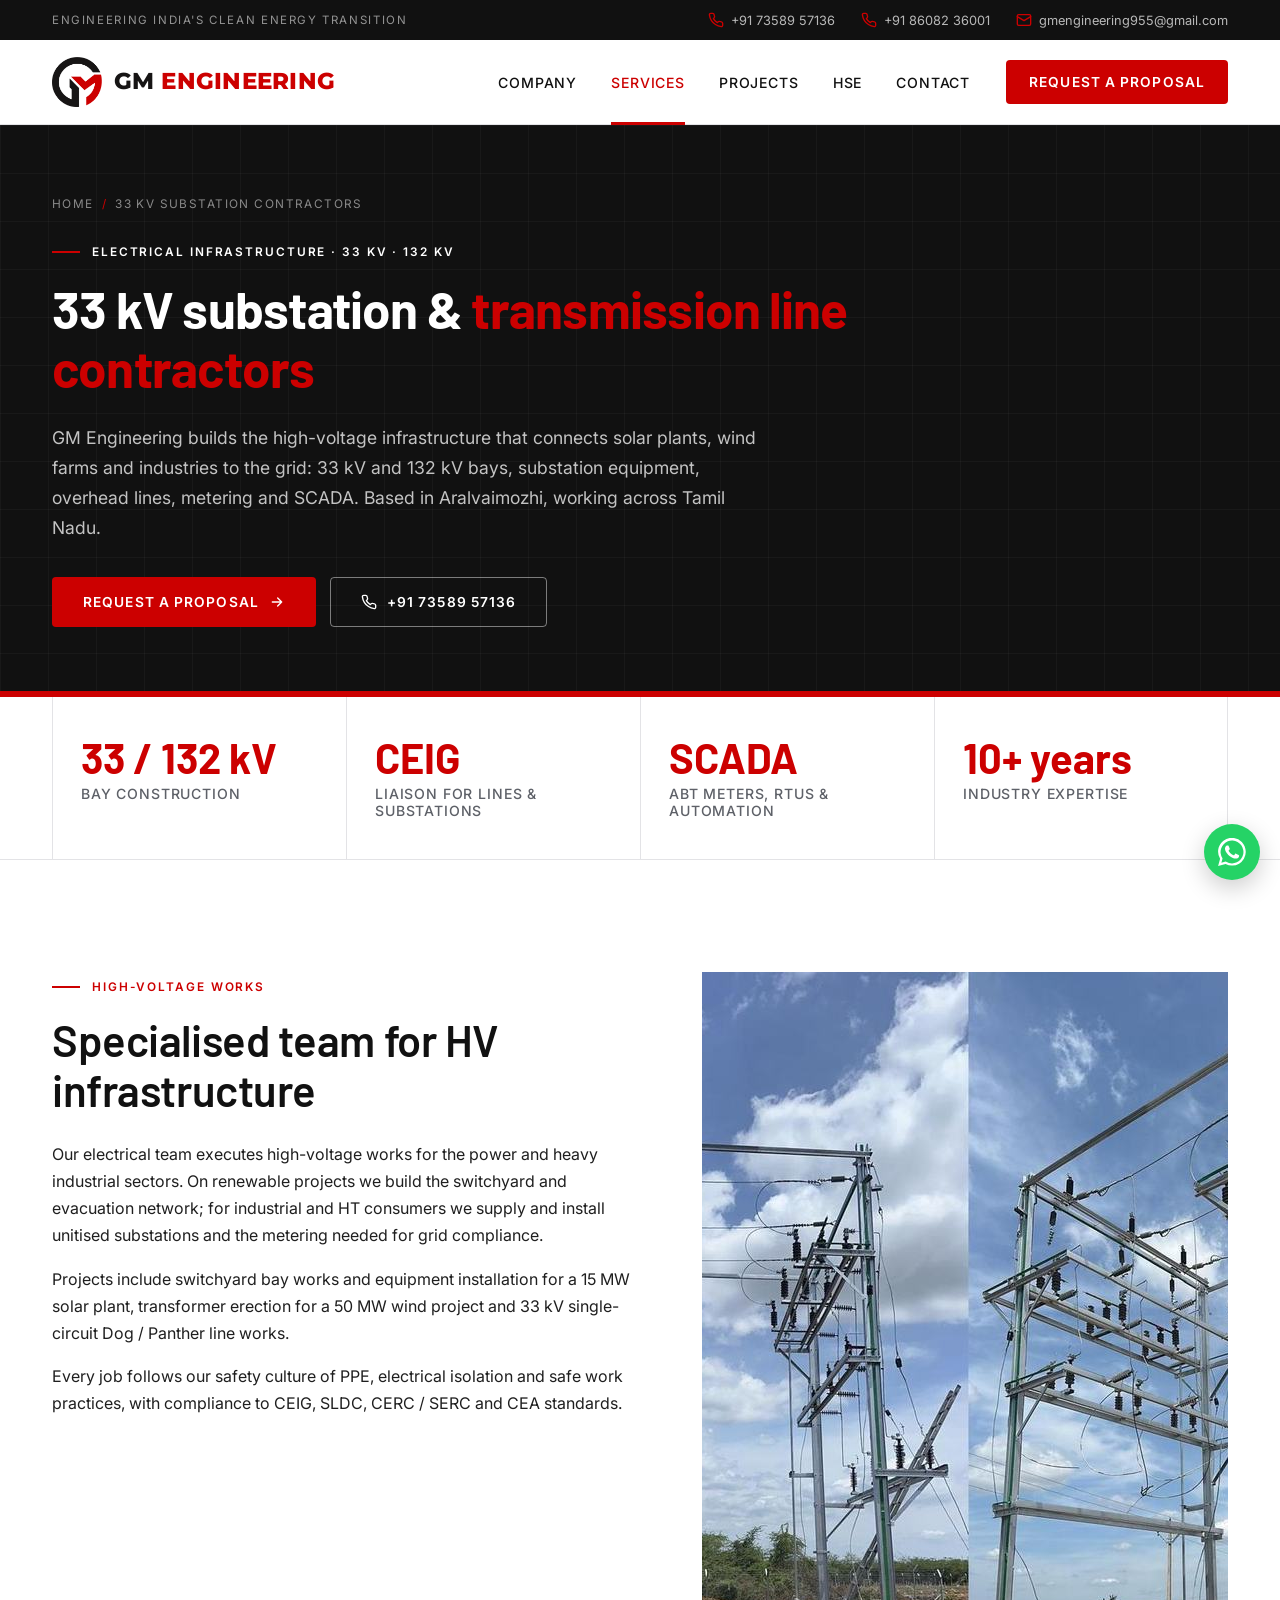
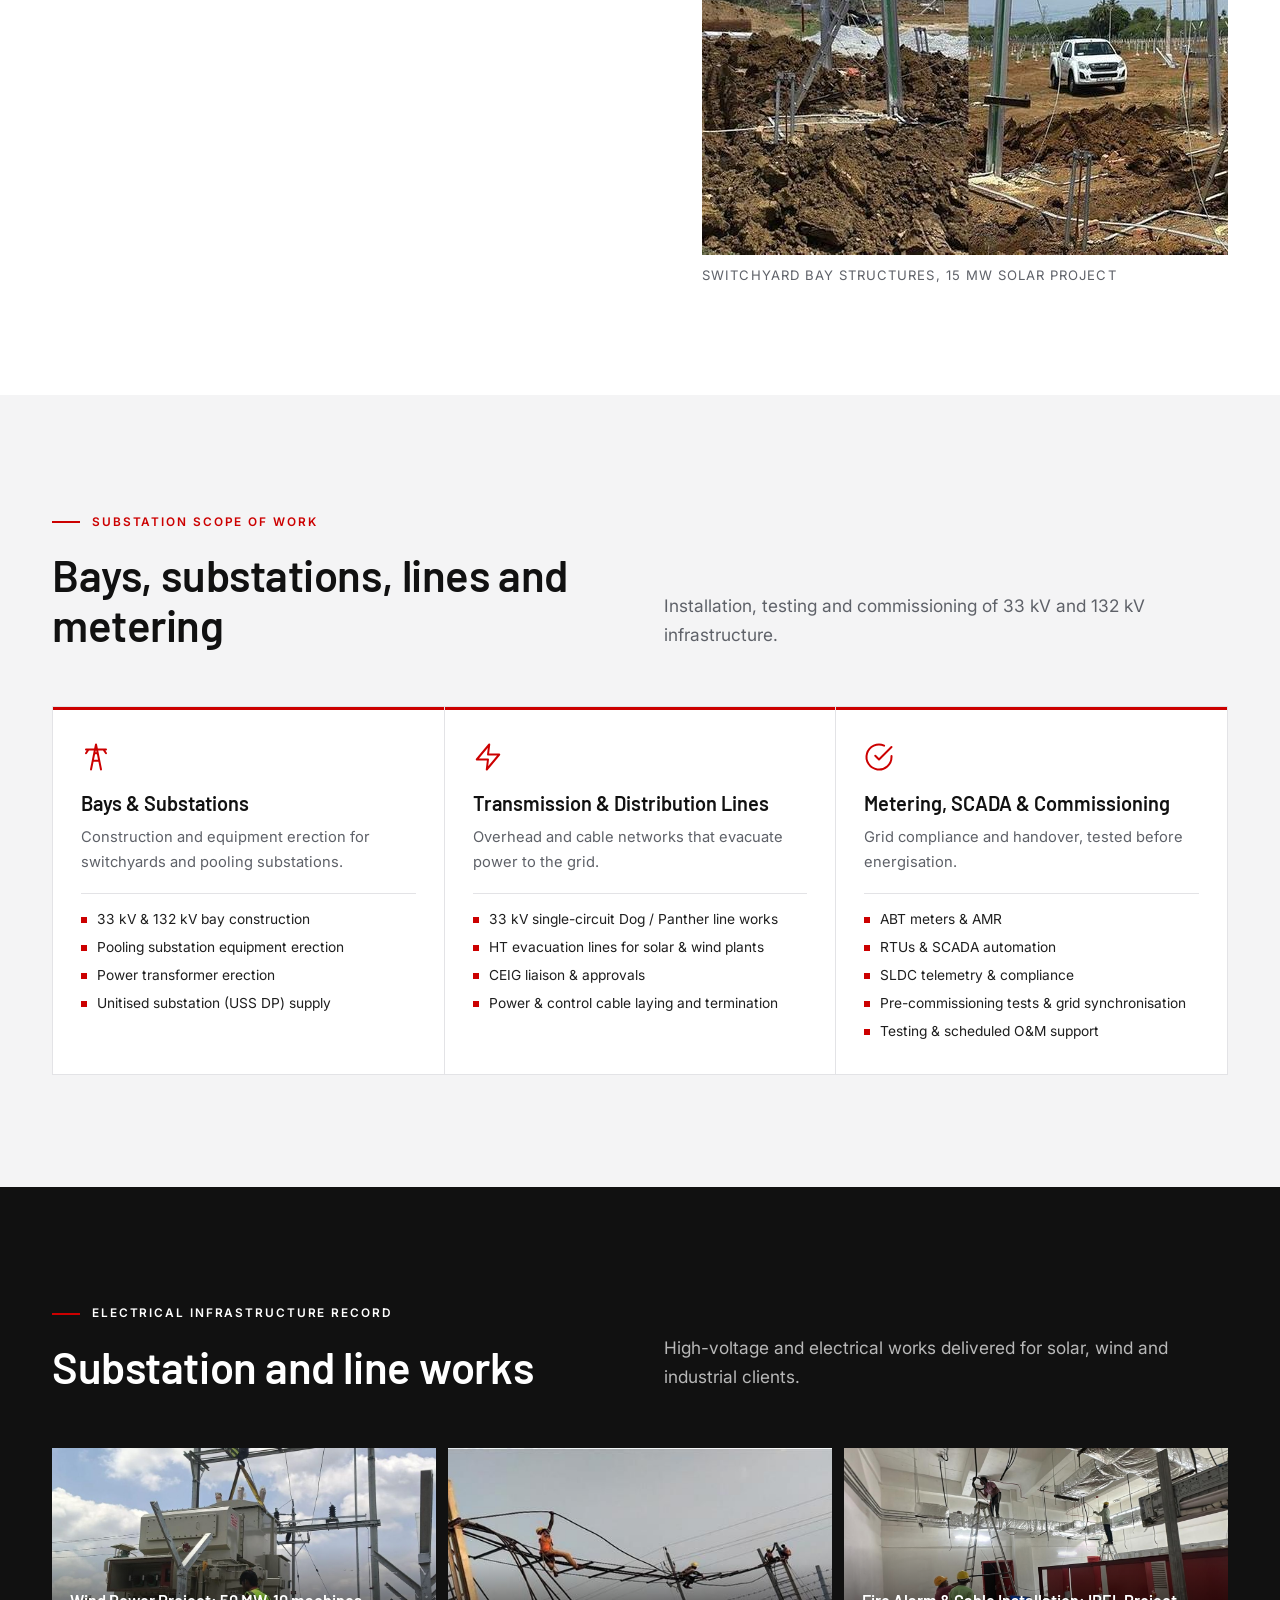
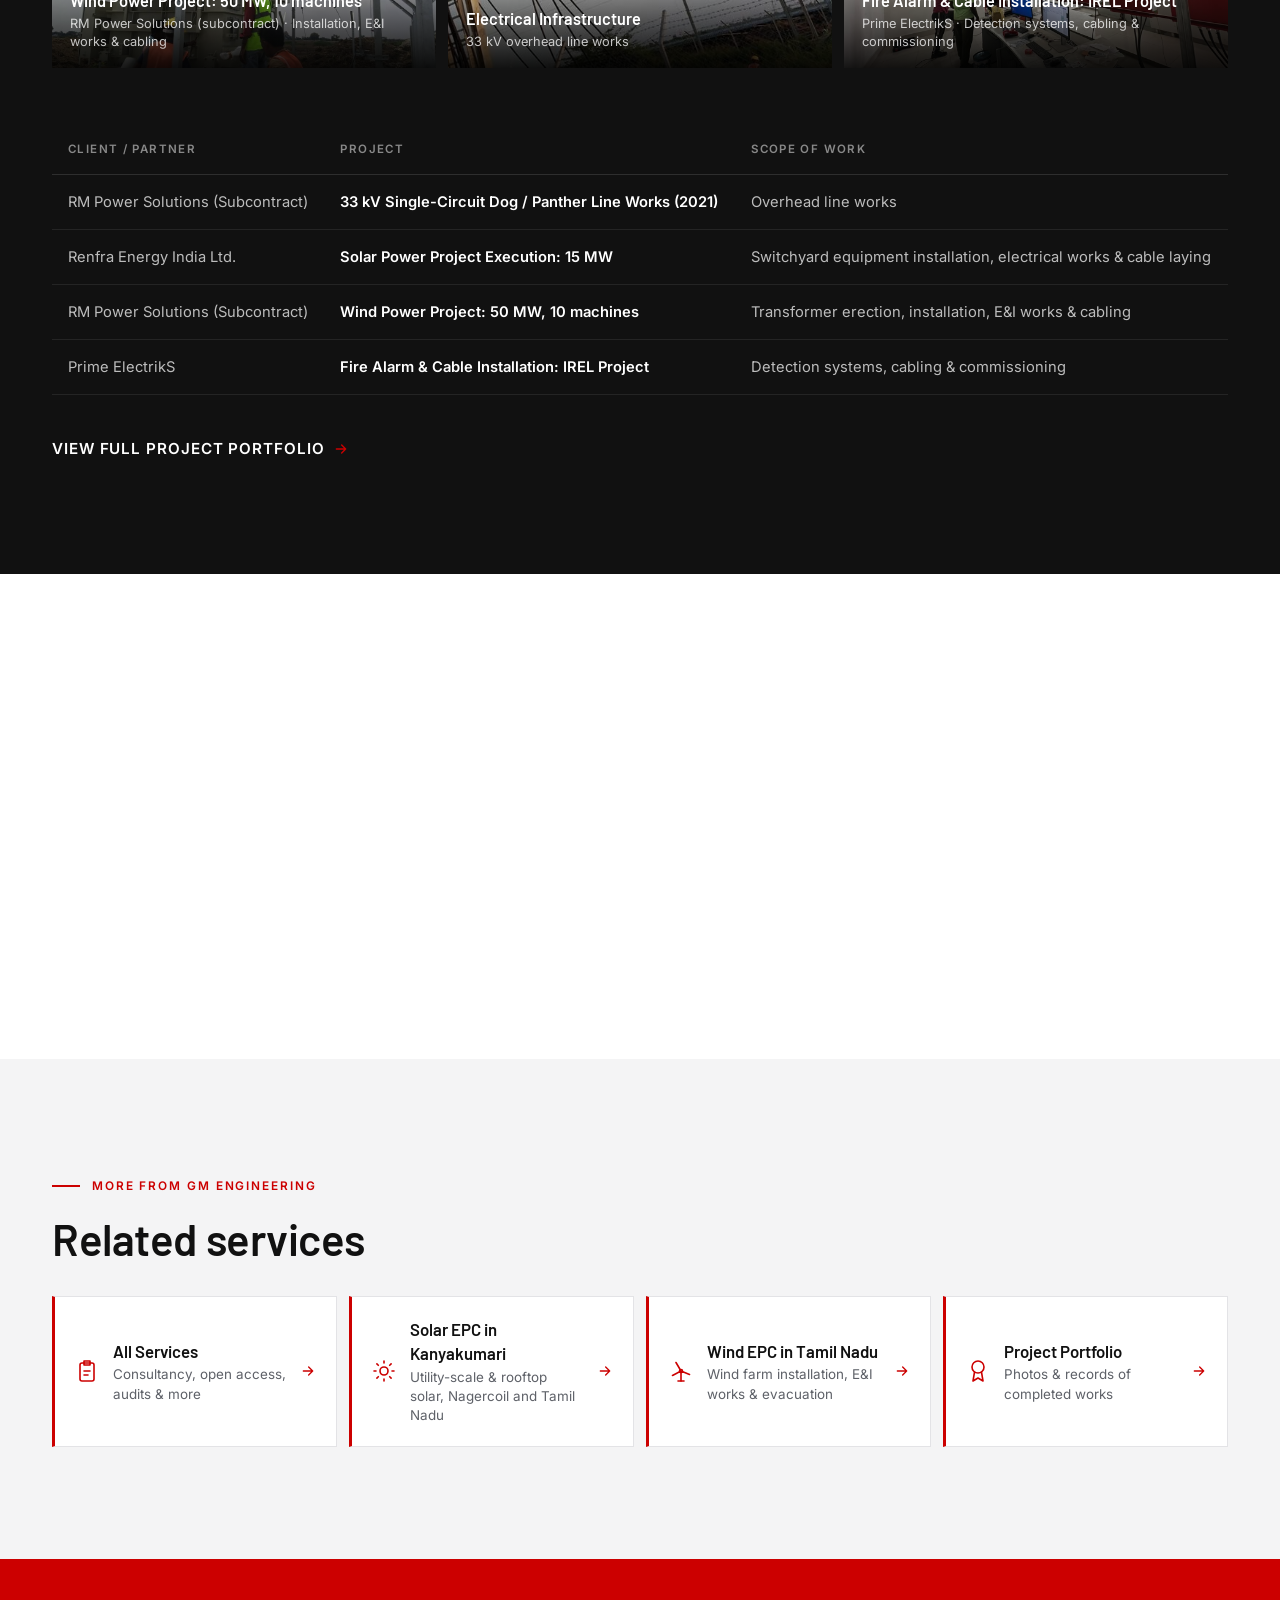
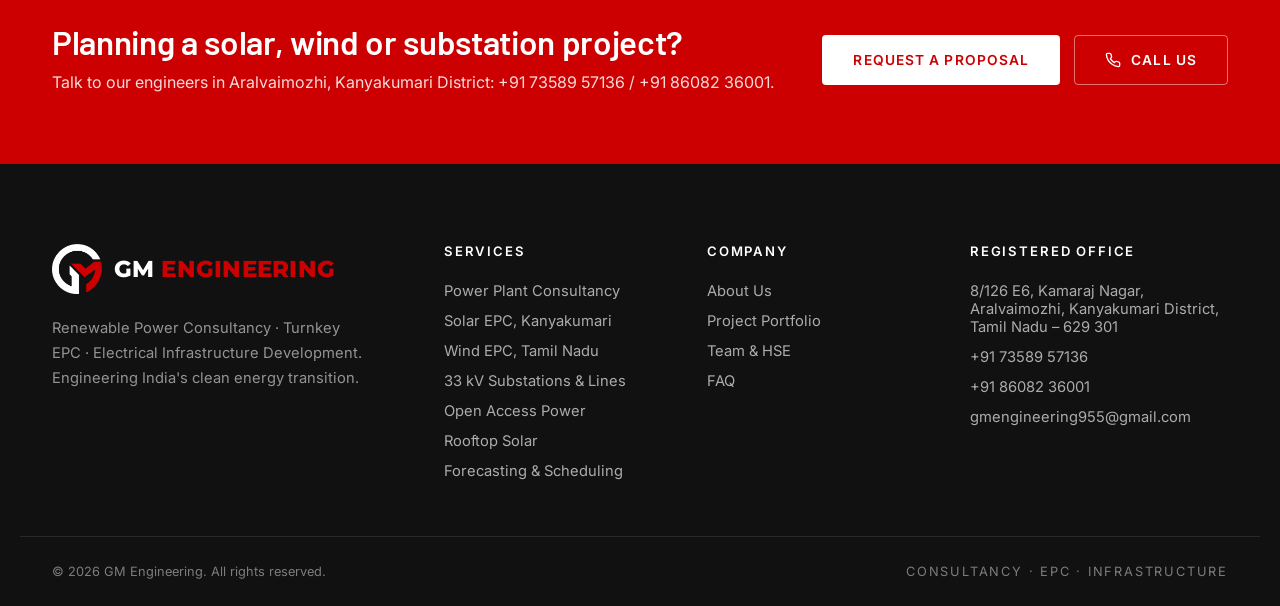
<file: 33kv-substation-contractors/index.html>
<!DOCTYPE html>
<html lang="en-IN" class="no-js">
<head>
<meta charset="UTF-8">
<meta name="viewport" content="width=device-width, initial-scale=1.0">
<title>33 kV Substation &amp; Transmission Line Contractors | GM Engineering</title>
<meta name="description" content="33 kV &amp; 132 kV substation contractors in Tamil Nadu: bay construction, transformer erection, 33 kV lines, CEIG liaison, USS, ABT metering &amp; SCADA. Aralvaimozhi.">
<meta name="robots" content="index, follow, max-image-preview:large, max-snippet:-1">
<meta name="theme-color" content="#111111">
<link rel="canonical" href="https://gm-engineering.in/33kv-substation-contractors/">
<meta name="geo.region" content="IN-TN">
<meta name="geo.placename" content="Aralvaimozhi, Kanyakumari District">
<meta property="og:type" content="website">
<meta property="og:site_name" content="GM Engineering">
<meta property="og:locale" content="en_IN">
<meta property="og:url" content="https://gm-engineering.in/33kv-substation-contractors/">
<meta property="og:title" content="33 kV Substation &amp; Transmission Line Contractors">
<meta property="og:description" content="33 kV &amp; 132 kV substation contractors in Tamil Nadu: bay construction, transformer erection, 33 kV lines, CEIG liaison, USS, ABT metering &amp; SCADA. Aralvaimozhi.">
<meta property="og:image" content="https://gm-engineering.in/images/projects/33kv-switchyard-bay-solar-project.jpg">
<meta property="og:image:alt" content="33 kV Substation &amp; Transmission Line Contractors">
<meta name="twitter:card" content="summary_large_image">
<meta name="twitter:title" content="33 kV Substation &amp; Transmission Line Contractors">
<meta name="twitter:description" content="33 kV &amp; 132 kV substation contractors in Tamil Nadu: bay construction, transformer erection, 33 kV lines, CEIG liaison, USS, ABT metering &amp; SCADA. Aralvaimozhi.">
<meta name="twitter:image" content="https://gm-engineering.in/images/projects/33kv-switchyard-bay-solar-project.jpg">
<link rel="icon" type="image/png" sizes="32x32" href="../images/favicon-32.png">
<link rel="apple-touch-icon" href="../images/apple-touch-icon.png">
<link rel="manifest" href="../site.webmanifest">
<link rel="preconnect" href="https://fonts.googleapis.com">
<link rel="preconnect" href="https://fonts.gstatic.com" crossorigin>
<link href="https://fonts.googleapis.com/css2?family=Barlow:wght@500;600;700&family=Montserrat:wght@700;800&family=Inter:wght@400;500;600&display=swap" rel="stylesheet">
<link rel="stylesheet" href="../css/style.css">
<script>document.documentElement.classList.replace('no-js','js');</script>
<script type="application/ld+json">
{
  "@context": "https://schema.org",
  "@graph": [
    {
      "@type": "WebPage",
      "@id": "https://gm-engineering.in/33kv-substation-contractors/#webpage",
      "url": "https://gm-engineering.in/33kv-substation-contractors/",
      "name": "33 kV Substation & Transmission Line Contractors | GM Engineering",
      "description": "33 kV & 132 kV substation contractors in Tamil Nadu: bay construction, transformer erection, 33 kV lines, CEIG liaison, USS, ABT metering & SCADA. Aralvaimozhi.",
      "inLanguage": "en-IN",
      "isPartOf": {
        "@id": "https://gm-engineering.in/#website"
      },
      "about": {
        "@id": "https://gm-engineering.in/#business"
      },
      "primaryImageOfPage": "https://gm-engineering.in/images/projects/33kv-switchyard-bay-solar-project.jpg",
      "breadcrumb": {
        "@id": "https://gm-engineering.in/33kv-substation-contractors/#breadcrumb"
      }
    },
    {
      "@type": "BreadcrumbList",
      "@id": "https://gm-engineering.in/33kv-substation-contractors/#breadcrumb",
      "itemListElement": [
        {
          "@type": "ListItem",
          "position": 1,
          "name": "Home",
          "item": "https://gm-engineering.in/"
        },
        {
          "@type": "ListItem",
          "position": 2,
          "name": "33 kV Substation Contractors",
          "item": "https://gm-engineering.in/33kv-substation-contractors/"
        }
      ]
    },
    {
      "@type": "ElectricalContractor",
      "@id": "https://gm-engineering.in/#business",
      "name": "GM Engineering",
      "url": "https://gm-engineering.in/",
      "telephone": "+91-7358957136",
      "address": {
        "@type": "PostalAddress",
        "streetAddress": "8/126 E6, Kamaraj Nagar",
        "addressLocality": "Aralvaimozhi",
        "addressRegion": "Tamil Nadu",
        "postalCode": "629301",
        "addressCountry": "IN"
      }
    },
    {
      "@type": "Service",
      "@id": "https://gm-engineering.in/33kv-substation-contractors/#service",
      "name": "33 kV and 132 kV Substation and Transmission Line Works",
      "serviceType": "Electrical substation construction",
      "description": "33 kV & 132 kV substation contractors in Tamil Nadu: bay construction, transformer erection, 33 kV lines, CEIG liaison, USS, ABT metering & SCADA. Aralvaimozhi.",
      "url": "https://gm-engineering.in/33kv-substation-contractors/",
      "provider": {
        "@id": "https://gm-engineering.in/#business"
      },
      "areaServed": [
        {
          "@type": "AdministrativeArea",
          "name": "Kanyakumari District"
        },
        {
          "@type": "AdministrativeArea",
          "name": "Tirunelveli District"
        },
        {
          "@type": "AdministrativeArea",
          "name": "Tamil Nadu"
        }
      ]
    },
    {
      "@type": "FAQPage",
      "mainEntity": [
        {
          "@type": "Question",
          "name": "Do you handle high-voltage substation and transmission line works?",
          "acceptedAnswer": {
            "@type": "Answer",
            "text": "Yes. We execute 33 kV and 132 kV bay construction, pooling substation equipment erection, 33 kV transmission lines with CEIG liaison, unitised substations, ABT metering and SCADA automation."
          }
        },
        {
          "@type": "Question",
          "name": "Do you handle CEIG approval for 33 kV lines and substations?",
          "acceptedAnswer": {
            "@type": "Answer",
            "text": "Yes. CEIG liaison is part of our 33 kV line and substation scope, alongside SLDC compliance and work to CEA standards."
          }
        },
        {
          "@type": "Question",
          "name": "Do you work for industrial HT consumers as well as solar and wind plants?",
          "acceptedAnswer": {
            "@type": "Answer",
            "text": "Yes. We serve the power and heavy industrial sectors, including unitised substation (USS DP) supply, ABT metering and SCADA, and we help HT consumers reduce electricity costs through open access."
          }
        }
      ]
    }
  ]
}
</script>
</head>
<body>

<a class="skip-link" href="#main">Skip to content</a>

<svg width="0" height="0" style="position:absolute" aria-hidden="true">
  <defs>
    <symbol id="i-sun" viewBox="0 0 24 24"><circle cx="12" cy="12" r="4"/><path d="M12 2v2M12 20v2M4.9 4.9l1.4 1.4M17.7 17.7l1.4 1.4M2 12h2M20 12h2M4.9 19.1l1.4-1.4M17.7 6.3l1.4-1.4"/></symbol>
    <symbol id="i-wind" viewBox="0 0 24 24"><path d="M12 12v10M12 12 7 3.5M12 12l8.5 3.5M12 12 3.5 16.5"/><circle cx="12" cy="12" r="1.5"/><path d="M9 22h6"/></symbol>
    <symbol id="i-flame" viewBox="0 0 24 24"><path d="M8.5 14.5A2.5 2.5 0 0 0 11 12c0-1.4-.5-2-1-3-1.1-2.1-.2-4 2-6 .5 2.5 2 4.9 4 6.5 2 1.6 3 3.5 3 5.5a7 7 0 1 1-14 0c0-1.2.4-2.3 1-3.2.3 1.4 1.4 2.7 2.5 2.7z"/></symbol>
    <symbol id="i-tower" viewBox="0 0 24 24"><path d="M8 22 12 2l4 20M9.4 15h5.2M10.6 9h2.8M4 6h16M6 6 4 9M18 6l2 3"/></symbol>
    <symbol id="i-clipboard" viewBox="0 0 24 24"><rect x="5" y="4" width="14" height="18" rx="2"/><path d="M9 2h6v4H9zM9 12h6M9 16h4"/></symbol>
    <symbol id="i-exchange" viewBox="0 0 24 24"><path d="M7 4 3 8l4 4M3 8h14M17 20l4-4-4-4M21 16H7"/></symbol>
    <symbol id="i-home" viewBox="0 0 24 24"><path d="M3 11 12 3l9 8v10H3z"/><path d="M7 21v-6l5-3 5 3v6"/></symbol>
    <symbol id="i-leaf" viewBox="0 0 24 24"><path d="M11 20A7 7 0 0 1 4 13c0-6 6-10 16-10 0 10-4 16-9 17z"/><path d="M4 21c4-6 8-9 12-11"/></symbol>
    <symbol id="i-chart" viewBox="0 0 24 24"><path d="M3 3v18h18"/><path d="m7 15 4-4 3 3 6-6"/></symbol>
    <symbol id="i-check" viewBox="0 0 24 24"><path d="M22 11.1V12a10 10 0 1 1-5.9-9.1"/><path d="m9 11 3 3L22 4"/></symbol>
    <symbol id="i-shield" viewBox="0 0 24 24"><path d="M12 22s8-4 8-10V5l-8-3-8 3v7c0 6 8 10 8 10z"/><path d="m9 12 2 2 4-4"/></symbol>
    <symbol id="i-target" viewBox="0 0 24 24"><circle cx="12" cy="12" r="10"/><circle cx="12" cy="12" r="6"/><circle cx="12" cy="12" r="2"/></symbol>
    <symbol id="i-eye" viewBox="0 0 24 24"><path d="M2 12s3.5-7 10-7 10 7 10 7-3.5 7-10 7S2 12 2 12z"/><circle cx="12" cy="12" r="3"/></symbol>
    <symbol id="i-hand" viewBox="0 0 24 24"><path d="m11 17 2 2a1 1 0 1 0 3-3"/><path d="m14 14 2.5 2.5a1 1 0 1 0 3-3l-3.9-3.9a3 3 0 0 0-4.2 0l-.9.9a1 1 0 1 1-3-3l2.8-2.8a5.8 5.8 0 0 1 7.1-.8l.5.3a4 4 0 0 0 2.8.5L21 4"/><path d="m21 3 1 11h-2M3 3 2 14l6.5 6.5a1 1 0 1 0 3-3M3 4h8"/></symbol>
    <symbol id="i-award" viewBox="0 0 24 24"><circle cx="12" cy="8" r="6"/><path d="M15.5 13 17 22l-5-3-5 3 1.5-9"/></symbol>
    <symbol id="i-bolt" viewBox="0 0 24 24"><path d="M13 2 3 14h9l-1 8 10-12h-9z"/></symbol>
    <symbol id="i-phone" viewBox="0 0 24 24"><path d="M22 16.9v3a2 2 0 0 1-2.2 2 19.8 19.8 0 0 1-8.6-3.1 19.5 19.5 0 0 1-6-6A19.8 19.8 0 0 1 2.1 4.2 2 2 0 0 1 4.1 2h3a2 2 0 0 1 2 1.7c.1 1 .4 1.9.7 2.8a2 2 0 0 1-.5 2.1L8 9.9a16 16 0 0 0 6 6l1.3-1.3a2 2 0 0 1 2.1-.4c.9.3 1.8.6 2.8.7a2 2 0 0 1 1.7 2z"/></symbol>
    <symbol id="i-mail" viewBox="0 0 24 24"><rect x="2" y="4" width="20" height="16" rx="2"/><path d="m22 7-10 6L2 7"/></symbol>
    <symbol id="i-pin" viewBox="0 0 24 24"><path d="M20 10c0 6-8 12-8 12s-8-6-8-12a8 8 0 0 1 16 0z"/><circle cx="12" cy="10" r="3"/></symbol>
    <symbol id="i-arrow" viewBox="0 0 24 24"><path d="M5 12h14M13 6l6 6-6 6"/></symbol>
    <symbol id="i-whatsapp" viewBox="0 0 24 24"><path fill="currentColor" stroke="none" d="M17.5 14.4c-.3-.1-1.8-.9-2-1-.3-.1-.5-.1-.7.1-.2.3-.8 1-.9 1.2-.2.2-.3.2-.6.1-.3-.1-1.3-.5-2.4-1.5-.9-.8-1.5-1.8-1.7-2.1-.2-.3 0-.5.1-.6l.4-.5c.2-.2.2-.3.3-.5.1-.2 0-.4 0-.5l-.9-2.2c-.2-.6-.5-.5-.7-.5h-.6c-.2 0-.5.1-.8.4-.3.3-1 1-1 2.5s1.1 2.9 1.2 3.1c.1.2 2.1 3.2 5.1 4.5.7.3 1.3.5 1.7.6.7.2 1.4.2 1.9.1.6-.1 1.8-.7 2-1.4.2-.7.2-1.3.2-1.4-.1-.1-.3-.2-.6-.3zM12 21.8a9.8 9.8 0 0 1-5-1.4l-.4-.2-3.7 1 1-3.6-.2-.4A9.8 9.8 0 1 1 12 21.8zm8.4-18.3A11.8 11.8 0 0 0 1.8 17.8L.1 24l6.4-1.7A11.8 11.8 0 0 0 23.8 12c0-3.2-1.2-6.2-3.4-8.5z"/></symbol>
  </defs>
</svg>

<div class="topbar">
  <div class="container topbar-inner">
    <span class="topbar-tag">Engineering India's Clean Energy Transition</span>
    <span class="topbar-right">
      <a href="tel:+917358957136"><svg class="ico-sm"><use href="#i-phone"/></svg>+91 73589 57136</a>
      <a href="tel:+918608236001" class="topbar-phone2"><svg class="ico-sm"><use href="#i-phone"/></svg>+91 86082 36001</a>
      <a href="mailto:gmengineering955@gmail.com" class="topbar-mail"><svg class="ico-sm"><use href="#i-mail"/></svg>gmengineering955@gmail.com</a>
    </span>
  </div>
</div>

<header class="navbar" id="navbar">
  <div class="nav-container">
    <a href="../" class="brand" aria-label="GM Engineering home">
      <img src="../images/gm-mark-192.png" alt="GM Engineering logo" class="brand-logo" width="192" height="193">
      <span class="brand-name">GM <span>ENGINEERING</span></span>
    </a>
    <nav class="nav-links" id="navLinks" aria-label="Main navigation">
      <a href="../#about">Company</a>
      <a href="../#services" class="active" aria-current="page">Services</a>
      <a href="../projects/">Projects</a>
      <a href="../#safety">HSE</a>
      <a href="../#contact">Contact</a>
      <a href="../#contact" class="btn btn-primary nav-mobile-cta">Request a Proposal</a>
    </nav>
    <a href="../#contact" class="btn btn-primary nav-cta">Request a Proposal</a>
    <button class="nav-toggle" id="navToggle" aria-label="Toggle navigation" aria-expanded="false" aria-controls="navLinks">
      <span></span><span></span><span></span>
    </button>
  </div>
</header>

<main id="main">
  <section class="page-hero">
    <div class="container">
      <nav class="breadcrumb" aria-label="Breadcrumb"><ol><li><a href="../">Home</a></li><li aria-current="page">33 kV Substation Contractors</li></ol></nav>
      <p class="eyebrow">Electrical Infrastructure &middot; 33 kV &middot; 132 kV</p>
      <h1>33 kV substation &amp; <span>transmission line contractors</span></h1>
      <p class="hero-sub">GM Engineering builds the high-voltage infrastructure that connects solar plants, wind farms and industries to the grid: 33 kV and 132 kV bays, substation equipment, overhead lines, metering and SCADA. Based in Aralvaimozhi, working across Tamil Nadu.</p>
      <div class="hero-actions">
        <a href="../#contact" class="btn btn-primary">Request a Proposal <svg class="ico-sm"><use href="#i-arrow"/></svg></a>
        <a href="tel:+917358957136" class="btn btn-outline-light"><svg class="ico-sm"><use href="#i-phone"/></svg>+91 73589 57136</a>
      </div>
    </div>
  </section>
  <section class="facts" aria-label="Key facts">
    <div class="container facts-grid">
      <div class="fact"><span class="fact-num">33 / 132 kV</span><span class="fact-label">Bay construction</span></div>
      <div class="fact"><span class="fact-num">CEIG</span><span class="fact-label">Liaison for lines &amp; substations</span></div>
      <div class="fact"><span class="fact-num">SCADA</span><span class="fact-label">ABT meters, RTUs &amp; automation</span></div>
      <div class="fact"><span class="fact-num">10+ years</span><span class="fact-label">Industry expertise</span></div>
    </div>
  </section>
  <section class="section">
    <div class="container split reveal">
      <div class="prose">
        <p class="eyebrow dark">High-Voltage Works</p>
        <h2>Specialised team for HV infrastructure</h2>
        <p>Our electrical team executes high-voltage works for the power and heavy industrial sectors. On renewable projects we build the switchyard and evacuation network; for industrial and HT consumers we supply and install unitised substations and the metering needed for grid compliance.</p>
        <p>Projects include switchyard bay works and equipment installation for a 15 MW solar plant, transformer erection for a 50 MW wind project and 33 kV single-circuit Dog / Panther line works.</p>
        <p>Every job follows our safety culture of PPE, electrical isolation and safe work practices, with compliance to CEIG, SLDC, CERC / SERC and CEA standards.</p>
      </div>
      <figure>
        <img src="../images/projects/33kv-switchyard-bay-solar-project.jpg" alt="Switchyard bay structures erected by GM Engineering for a 15 MW solar power project" width="1000" height="883" loading="lazy">
        <figcaption>Switchyard bay structures, 15 MW solar project</figcaption>
      </figure>
    </div>
  </section>
  <section class="section section-alt">
    <div class="container reveal">
      <div class="section-head">
        <div>
          <p class="eyebrow dark">Substation Scope of Work</p>
          <h2>Bays, substations, lines and metering</h2>
        </div>
        <p class="lead">Installation, testing and commissioning of 33 kV and 132 kV infrastructure.</p>
      </div>
      <div class="scope-grid">
        <article class="scope-item">
          <svg class="ico"><use href="#i-tower"/></svg>
          <h3>Bays &amp; Substations</h3>
          <p>Construction and equipment erection for switchyards and pooling substations.</p>
          <ul class="card-list">
            <li>33 kV &amp; 132 kV bay construction</li>
            <li>Pooling substation equipment erection</li>
            <li>Power transformer erection</li>
            <li>Unitised substation (USS DP) supply</li>
          </ul>
        </article>
        <article class="scope-item">
          <svg class="ico"><use href="#i-bolt"/></svg>
          <h3>Transmission &amp; Distribution Lines</h3>
          <p>Overhead and cable networks that evacuate power to the grid.</p>
          <ul class="card-list">
            <li>33 kV single-circuit Dog / Panther line works</li>
            <li>HT evacuation lines for solar &amp; wind plants</li>
            <li>CEIG liaison &amp; approvals</li>
            <li>Power &amp; control cable laying and termination</li>
          </ul>
        </article>
        <article class="scope-item">
          <svg class="ico"><use href="#i-check"/></svg>
          <h3>Metering, SCADA &amp; Commissioning</h3>
          <p>Grid compliance and handover, tested before energisation.</p>
          <ul class="card-list">
            <li>ABT meters &amp; AMR</li>
            <li>RTUs &amp; SCADA automation</li>
            <li>SLDC telemetry &amp; compliance</li>
            <li>Pre-commissioning tests &amp; grid synchronisation</li>
            <li>Testing &amp; scheduled O&amp;M support</li>
          </ul>
        </article>
      </div>
    </div>
  </section>
  <section class="section section-dark">
    <div class="container reveal">
      <div class="section-head">
        <div>
          <p class="eyebrow">Electrical Infrastructure Record</p>
          <h2>Substation and line works</h2>
        </div>
        <p class="lead">High-voltage and electrical works delivered for solar, wind and industrial clients.</p>
      </div>
      <div class="gallery gallery-3">
        <figure class="g-item">
          <img src="../images/projects/power-transformer-erection-substation.jpg" alt="Power transformer erection for a 50 MW wind power project" width="1400" height="631" loading="lazy">
          <figcaption><strong>Wind Power Project: 50 MW, 10 machines</strong>RM Power Solutions (subcontract) &middot; Installation, E&amp;I works &amp; cabling</figcaption>
        </figure>
        <figure class="g-item">
          <img src="../images/projects/33kv-transmission-line-works.jpg" alt="Linemen carrying out 33 kV overhead line works" width="781" height="301" loading="lazy">
          <figcaption><strong>Electrical Infrastructure</strong>33 kV overhead line works</figcaption>
        </figure>
        <figure class="g-item">
          <img src="../images/projects/fire-alarm-cable-installation-irel-project.jpg" alt="Fire alarm and cable installation in a control room for the IREL project" width="1280" height="720" loading="lazy">
          <figcaption><strong>Fire Alarm &amp; Cable Installation: IREL Project</strong>Prime ElectrikS &middot; Detection systems, cabling &amp; commissioning</figcaption>
        </figure>
      </div>
      <div class="records records-light">
        <div class="table-wrap">
          <table>
            <caption class="sr-only">Electrical infrastructure projects</caption>
            <thead><tr><th scope="col">Client / Partner</th><th scope="col">Project</th><th scope="col">Scope of Work</th></tr></thead>
            <tbody>
              <tr><td data-label="Client / Partner">RM Power Solutions (Subcontract)</td><td data-label="Project"><strong>33 kV Single-Circuit Dog / Panther Line Works (2021)</strong></td><td data-label="Scope of Work">Overhead line works</td></tr>
              <tr><td data-label="Client / Partner">Renfra Energy India Ltd.</td><td data-label="Project"><strong>Solar Power Project Execution: 15 MW</strong></td><td data-label="Scope of Work">Switchyard equipment installation, electrical works &amp; cable laying</td></tr>
              <tr><td data-label="Client / Partner">RM Power Solutions (Subcontract)</td><td data-label="Project"><strong>Wind Power Project: 50 MW, 10 machines</strong></td><td data-label="Scope of Work">Transformer erection, installation, E&amp;I works &amp; cabling</td></tr>
              <tr><td data-label="Client / Partner">Prime ElectrikS</td><td data-label="Project"><strong>Fire Alarm &amp; Cable Installation: IREL Project</strong></td><td data-label="Scope of Work">Detection systems, cabling &amp; commissioning</td></tr>
            </tbody>
          </table>
        </div>
      </div>
      <p class="records-more"><a href="../projects/" class="text-link">View full project portfolio <svg class="ico-sm"><use href="#i-arrow"/></svg></a></p>
    </div>
  </section>
  <section class="section">
    <div class="container faq-grid reveal">
      <div>
        <p class="eyebrow dark">FAQ</p>
        <h2>Frequently asked questions</h2>
        <p class="lead">Can't find what you're looking for? Call +91 73589 57136 or send us your project details.</p>
        <a href="../#contact" class="text-link">Contact our team <svg class="ico-sm"><use href="#i-arrow"/></svg></a>
      </div>
      <div class="faq-list">
        <details>
          <summary>Do you handle high-voltage substation and transmission line works?</summary>
          <p>Yes. We execute 33 kV and 132 kV bay construction, pooling substation equipment erection, 33 kV transmission lines with CEIG liaison, unitised substations, ABT metering and SCADA automation.</p>
        </details>
        <details>
          <summary>Do you handle CEIG approval for 33 kV lines and substations?</summary>
          <p>Yes. CEIG liaison is part of our 33 kV line and substation scope, alongside SLDC compliance and work to CEA standards.</p>
        </details>
        <details>
          <summary>Do you work for industrial HT consumers as well as solar and wind plants?</summary>
          <p>Yes. We serve the power and heavy industrial sectors, including unitised substation (USS DP) supply, ABT metering and SCADA, and we help HT consumers reduce electricity costs through open access.</p>
        </details>
      </div>
    </div>
  </section>
  <section class="section section-alt" aria-labelledby="related-title">
    <div class="container reveal">
      <p class="eyebrow dark">More from GM Engineering</p>
      <h2 id="related-title">Related services</h2>
      <nav class="link-grid" aria-label="Related pages">
        <a class="link-card" href="../#services"><svg class="ico"><use href="#i-clipboard"/></svg><span><strong>All Services</strong>Consultancy, open access, audits &amp; more</span><svg class="ico-sm"><use href="#i-arrow"/></svg></a>
        <a class="link-card" href="../solar-epc-kanyakumari/"><svg class="ico"><use href="#i-sun"/></svg><span><strong>Solar EPC in Kanyakumari</strong>Utility-scale &amp; rooftop solar, Nagercoil and Tamil Nadu</span><svg class="ico-sm"><use href="#i-arrow"/></svg></a>
        <a class="link-card" href="../wind-epc-tamil-nadu/"><svg class="ico"><use href="#i-wind"/></svg><span><strong>Wind EPC in Tamil Nadu</strong>Wind farm installation, E&amp;I works &amp; evacuation</span><svg class="ico-sm"><use href="#i-arrow"/></svg></a>
        <a class="link-card" href="../projects/"><svg class="ico"><use href="#i-award"/></svg><span><strong>Project Portfolio</strong>Photos &amp; records of completed works</span><svg class="ico-sm"><use href="#i-arrow"/></svg></a>
      </nav>
    </div>
  </section>

  <section class="cta-band" aria-label="Request a proposal">
    <div class="container cta-inner">
      <div>
        <h2>Planning a solar, wind or substation project?</h2>
        <p>Talk to our engineers in Aralvaimozhi, Kanyakumari District: +91 73589 57136 / +91 86082 36001.</p>
      </div>
      <div class="cta-actions">
        <a href="../#contact" class="btn btn-white">Request a Proposal</a>
        <a href="tel:+917358957136" class="btn btn-outline-light"><svg class="ico-sm"><use href="#i-phone"/></svg>Call Us</a>
      </div>
    </div>
  </section>
</main>

<footer class="footer">
  <div class="container footer-grid">
    <div class="footer-brand">
      <a href="../" class="brand brand-light"><img src="../images/gm-mark-192-light.png" alt="GM Engineering logo" class="brand-logo" width="192" height="193" loading="lazy"><span class="brand-name">GM <span>ENGINEERING</span></span></a>
      <p>Renewable Power Consultancy &middot; Turnkey EPC &middot; Electrical Infrastructure Development. Engineering India's clean energy transition.</p>
    </div>
    <nav aria-label="Services">
      <h3>Services</h3>
      <ul>
        <li><a href="../#services">Power Plant Consultancy</a></li>
        <li><a href="../solar-epc-kanyakumari/">Solar EPC, Kanyakumari</a></li>
        <li><a href="../wind-epc-tamil-nadu/">Wind EPC, Tamil Nadu</a></li>
        <li><a href="../33kv-substation-contractors/">33 kV Substations &amp; Lines</a></li>
        <li><a href="../#services">Open Access Power</a></li>
        <li><a href="../#services">Rooftop Solar</a></li>
        <li><a href="../#services">Forecasting &amp; Scheduling</a></li>
      </ul>
    </nav>
    <nav aria-label="Company">
      <h3>Company</h3>
      <ul>
        <li><a href="../#about">About Us</a></li>
        <li><a href="../projects/">Project Portfolio</a></li>
        <li><a href="../#safety">Team &amp; HSE</a></li>
        <li><a href="../#faq">FAQ</a></li>
      </ul>
    </nav>
    <div>
      <h3>Registered Office</h3>
      <ul>
        <li>8/126 E6, Kamaraj Nagar, Aralvaimozhi, Kanyakumari District, Tamil Nadu &ndash; 629 301</li>
        <li><a href="tel:+917358957136">+91 73589 57136</a></li>
        <li><a href="tel:+918608236001">+91 86082 36001</a></li>
        <li><a href="mailto:gmengineering955@gmail.com">gmengineering955@gmail.com</a></li>
      </ul>
    </div>
  </div>
  <div class="container footer-bottom">
    <p>&copy; <span id="year">2026</span> GM Engineering. All rights reserved.</p>
    <p>Consultancy &middot; EPC &middot; Infrastructure</p>
  </div>
</footer>

<a href="https://wa.me/917358957136" class="wa-float" target="_blank" rel="noopener" aria-label="Chat with GM Engineering on WhatsApp">
  <svg class="ico"><use href="#i-whatsapp"/></svg>
</a>

<script src="../js/script.js" defer></script>
</body>
</html>
</file>
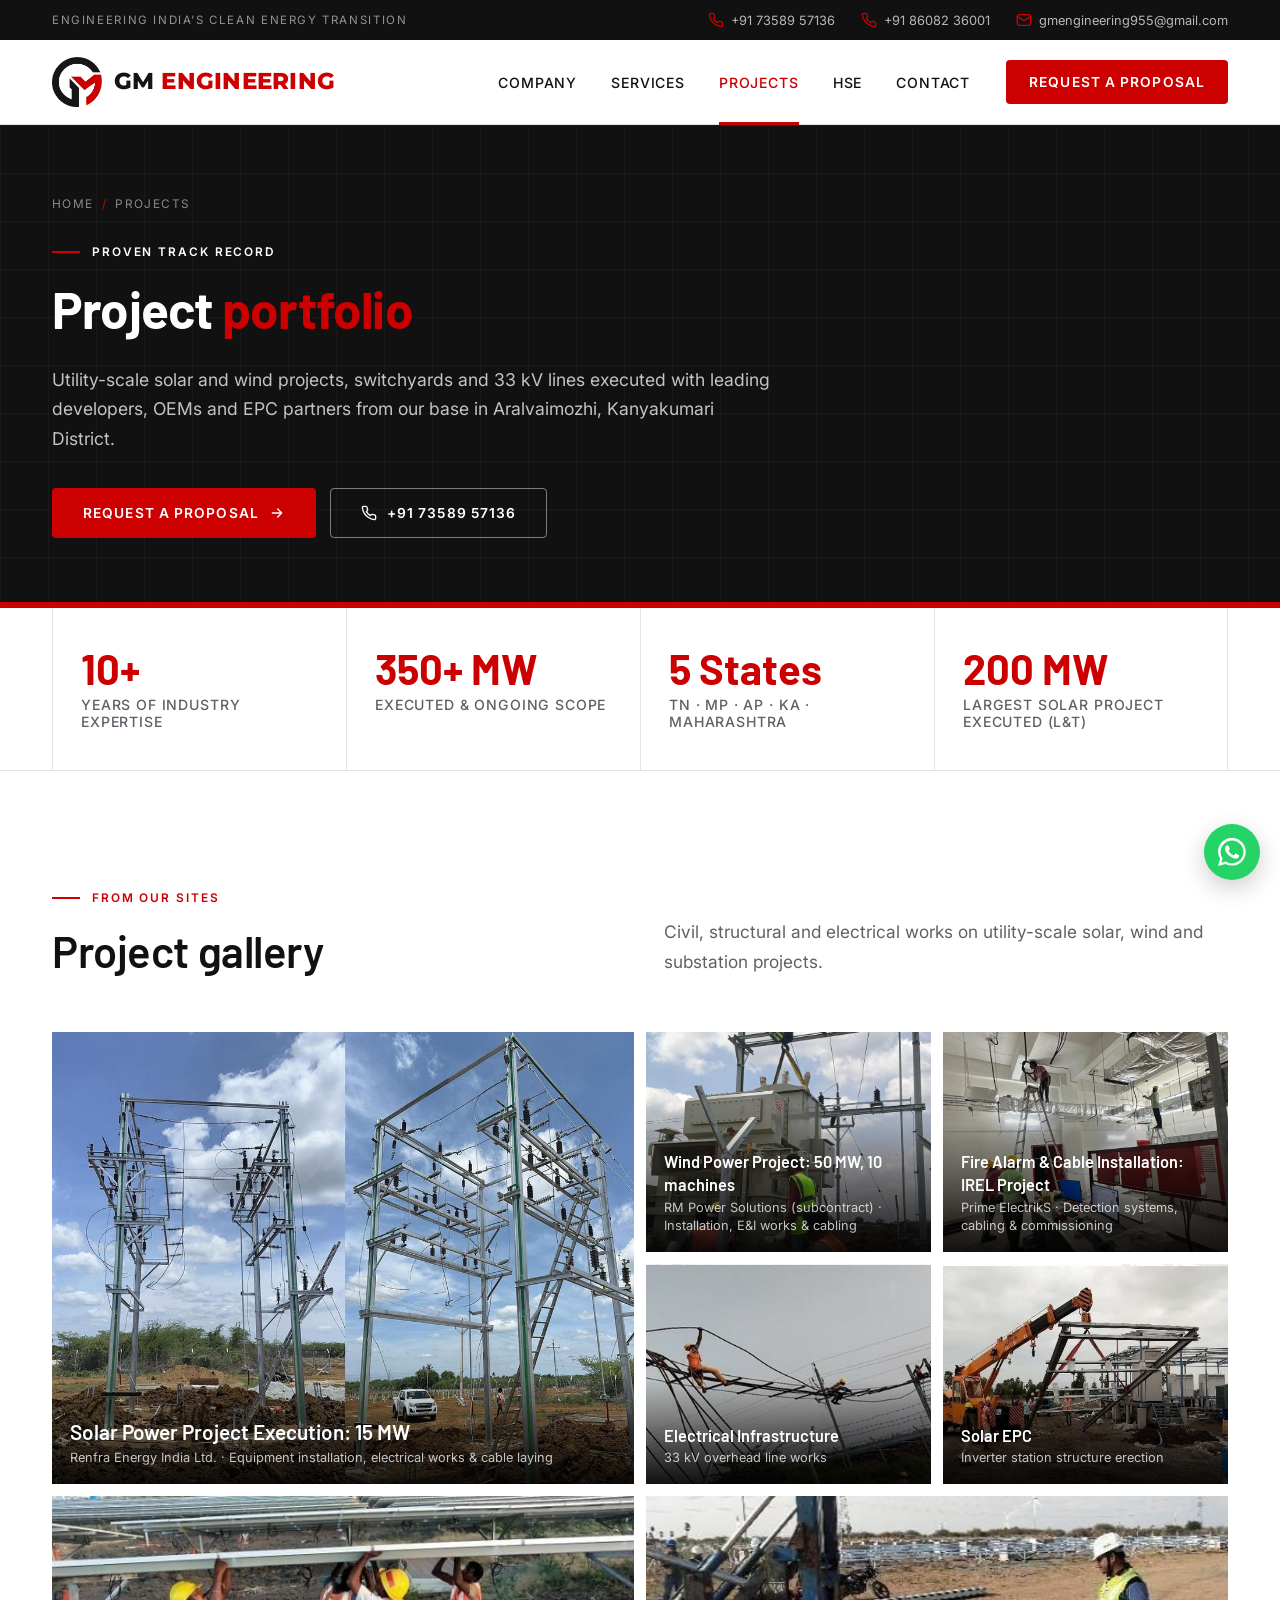
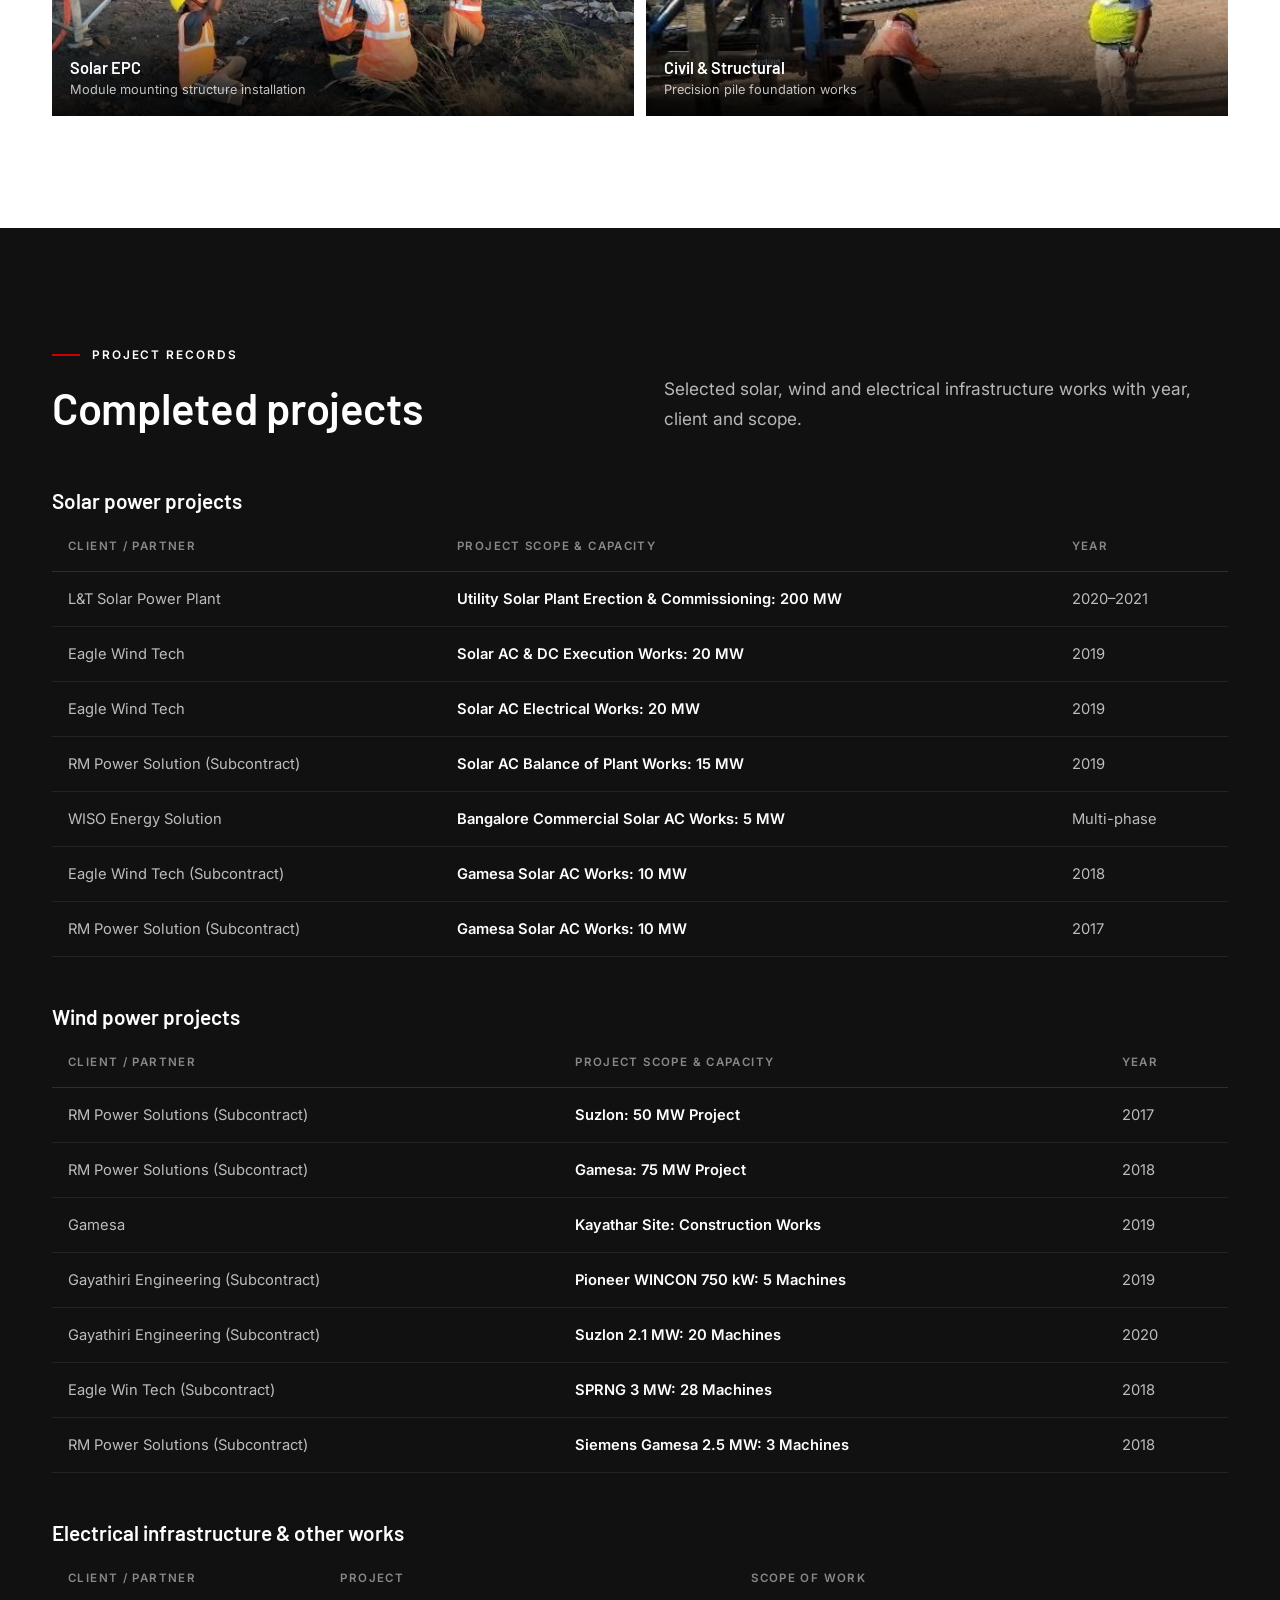
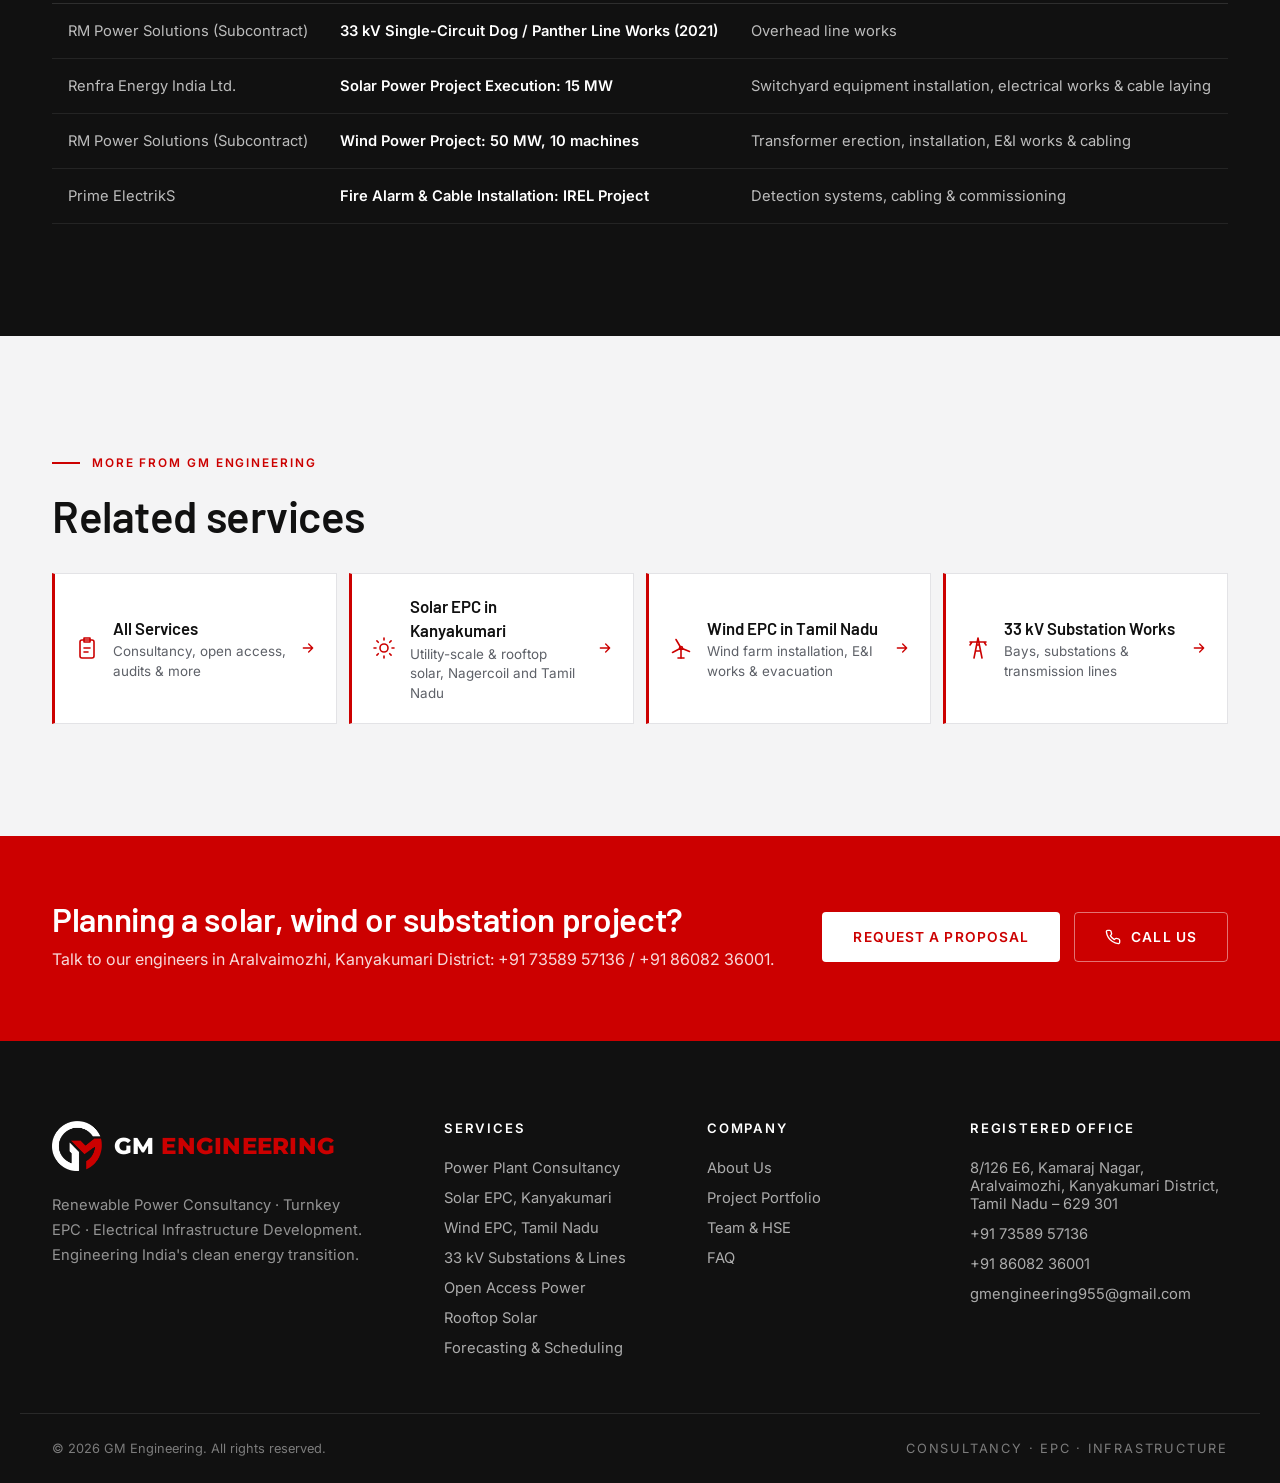
<file: projects/index.html>
<!DOCTYPE html>
<html lang="en-IN" class="no-js">
<head>
<meta charset="UTF-8">
<meta name="viewport" content="width=device-width, initial-scale=1.0">
<title>Projects &amp; Portfolio: Solar, Wind &amp; 33 kV Works | GM Engineering</title>
<meta name="description" content="Solar, wind and 33 kV projects by GM Engineering, Aralvaimozhi: 200 MW solar plant erection with L&amp;T, 50–75 MW wind projects, switchyards and HT lines.">
<meta name="robots" content="index, follow, max-image-preview:large, max-snippet:-1">
<meta name="theme-color" content="#111111">
<link rel="canonical" href="https://gm-engineering.in/projects/">
<meta name="geo.region" content="IN-TN">
<meta name="geo.placename" content="Aralvaimozhi, Kanyakumari District">
<meta property="og:type" content="website">
<meta property="og:site_name" content="GM Engineering">
<meta property="og:locale" content="en_IN">
<meta property="og:url" content="https://gm-engineering.in/projects/">
<meta property="og:title" content="GM Engineering Project Portfolio">
<meta property="og:description" content="Solar, wind and 33 kV projects by GM Engineering, Aralvaimozhi: 200 MW solar plant erection with L&amp;T, 50–75 MW wind projects, switchyards and HT lines.">
<meta property="og:image" content="https://gm-engineering.in/images/projects/33kv-switchyard-bay-solar-project.jpg">
<meta property="og:image:alt" content="GM Engineering Project Portfolio">
<meta name="twitter:card" content="summary_large_image">
<meta name="twitter:title" content="GM Engineering Project Portfolio">
<meta name="twitter:description" content="Solar, wind and 33 kV projects by GM Engineering, Aralvaimozhi: 200 MW solar plant erection with L&amp;T, 50–75 MW wind projects, switchyards and HT lines.">
<meta name="twitter:image" content="https://gm-engineering.in/images/projects/33kv-switchyard-bay-solar-project.jpg">
<link rel="icon" type="image/png" sizes="32x32" href="../images/favicon-32.png">
<link rel="apple-touch-icon" href="../images/apple-touch-icon.png">
<link rel="manifest" href="../site.webmanifest">
<link rel="preconnect" href="https://fonts.googleapis.com">
<link rel="preconnect" href="https://fonts.gstatic.com" crossorigin>
<link href="https://fonts.googleapis.com/css2?family=Barlow:wght@500;600;700&family=Montserrat:wght@700;800&family=Inter:wght@400;500;600&display=swap" rel="stylesheet">
<link rel="stylesheet" href="../css/style.css">
<script>document.documentElement.classList.replace('no-js','js');</script>
<script type="application/ld+json">
{
  "@context": "https://schema.org",
  "@graph": [
    {
      "@type": "WebPage",
      "@id": "https://gm-engineering.in/projects/#webpage",
      "url": "https://gm-engineering.in/projects/",
      "name": "Projects & Portfolio: Solar, Wind & 33 kV Works | GM Engineering",
      "description": "Solar, wind and 33 kV projects by GM Engineering, Aralvaimozhi: 200 MW solar plant erection with L&T, 50–75 MW wind projects, switchyards and HT lines.",
      "inLanguage": "en-IN",
      "isPartOf": {
        "@id": "https://gm-engineering.in/#website"
      },
      "about": {
        "@id": "https://gm-engineering.in/#business"
      },
      "primaryImageOfPage": "https://gm-engineering.in/images/projects/33kv-switchyard-bay-solar-project.jpg",
      "breadcrumb": {
        "@id": "https://gm-engineering.in/projects/#breadcrumb"
      }
    },
    {
      "@type": "BreadcrumbList",
      "@id": "https://gm-engineering.in/projects/#breadcrumb",
      "itemListElement": [
        {
          "@type": "ListItem",
          "position": 1,
          "name": "Home",
          "item": "https://gm-engineering.in/"
        },
        {
          "@type": "ListItem",
          "position": 2,
          "name": "Projects",
          "item": "https://gm-engineering.in/projects/"
        }
      ]
    },
    {
      "@type": "ElectricalContractor",
      "@id": "https://gm-engineering.in/#business",
      "name": "GM Engineering",
      "url": "https://gm-engineering.in/",
      "telephone": "+91-7358957136",
      "address": {
        "@type": "PostalAddress",
        "streetAddress": "8/126 E6, Kamaraj Nagar",
        "addressLocality": "Aralvaimozhi",
        "addressRegion": "Tamil Nadu",
        "postalCode": "629301",
        "addressCountry": "IN"
      }
    },
    {
      "@type": "CollectionPage",
      "@id": "https://gm-engineering.in/projects/#collection",
      "name": "GM Engineering Project Portfolio",
      "url": "https://gm-engineering.in/projects/",
      "about": {
        "@id": "https://gm-engineering.in/#business"
      }
    }
  ]
}
</script>
</head>
<body>

<a class="skip-link" href="#main">Skip to content</a>

<svg width="0" height="0" style="position:absolute" aria-hidden="true">
  <defs>
    <symbol id="i-sun" viewBox="0 0 24 24"><circle cx="12" cy="12" r="4"/><path d="M12 2v2M12 20v2M4.9 4.9l1.4 1.4M17.7 17.7l1.4 1.4M2 12h2M20 12h2M4.9 19.1l1.4-1.4M17.7 6.3l1.4-1.4"/></symbol>
    <symbol id="i-wind" viewBox="0 0 24 24"><path d="M12 12v10M12 12 7 3.5M12 12l8.5 3.5M12 12 3.5 16.5"/><circle cx="12" cy="12" r="1.5"/><path d="M9 22h6"/></symbol>
    <symbol id="i-flame" viewBox="0 0 24 24"><path d="M8.5 14.5A2.5 2.5 0 0 0 11 12c0-1.4-.5-2-1-3-1.1-2.1-.2-4 2-6 .5 2.5 2 4.9 4 6.5 2 1.6 3 3.5 3 5.5a7 7 0 1 1-14 0c0-1.2.4-2.3 1-3.2.3 1.4 1.4 2.7 2.5 2.7z"/></symbol>
    <symbol id="i-tower" viewBox="0 0 24 24"><path d="M8 22 12 2l4 20M9.4 15h5.2M10.6 9h2.8M4 6h16M6 6 4 9M18 6l2 3"/></symbol>
    <symbol id="i-clipboard" viewBox="0 0 24 24"><rect x="5" y="4" width="14" height="18" rx="2"/><path d="M9 2h6v4H9zM9 12h6M9 16h4"/></symbol>
    <symbol id="i-exchange" viewBox="0 0 24 24"><path d="M7 4 3 8l4 4M3 8h14M17 20l4-4-4-4M21 16H7"/></symbol>
    <symbol id="i-home" viewBox="0 0 24 24"><path d="M3 11 12 3l9 8v10H3z"/><path d="M7 21v-6l5-3 5 3v6"/></symbol>
    <symbol id="i-leaf" viewBox="0 0 24 24"><path d="M11 20A7 7 0 0 1 4 13c0-6 6-10 16-10 0 10-4 16-9 17z"/><path d="M4 21c4-6 8-9 12-11"/></symbol>
    <symbol id="i-chart" viewBox="0 0 24 24"><path d="M3 3v18h18"/><path d="m7 15 4-4 3 3 6-6"/></symbol>
    <symbol id="i-check" viewBox="0 0 24 24"><path d="M22 11.1V12a10 10 0 1 1-5.9-9.1"/><path d="m9 11 3 3L22 4"/></symbol>
    <symbol id="i-shield" viewBox="0 0 24 24"><path d="M12 22s8-4 8-10V5l-8-3-8 3v7c0 6 8 10 8 10z"/><path d="m9 12 2 2 4-4"/></symbol>
    <symbol id="i-target" viewBox="0 0 24 24"><circle cx="12" cy="12" r="10"/><circle cx="12" cy="12" r="6"/><circle cx="12" cy="12" r="2"/></symbol>
    <symbol id="i-eye" viewBox="0 0 24 24"><path d="M2 12s3.5-7 10-7 10 7 10 7-3.5 7-10 7S2 12 2 12z"/><circle cx="12" cy="12" r="3"/></symbol>
    <symbol id="i-hand" viewBox="0 0 24 24"><path d="m11 17 2 2a1 1 0 1 0 3-3"/><path d="m14 14 2.5 2.5a1 1 0 1 0 3-3l-3.9-3.9a3 3 0 0 0-4.2 0l-.9.9a1 1 0 1 1-3-3l2.8-2.8a5.8 5.8 0 0 1 7.1-.8l.5.3a4 4 0 0 0 2.8.5L21 4"/><path d="m21 3 1 11h-2M3 3 2 14l6.5 6.5a1 1 0 1 0 3-3M3 4h8"/></symbol>
    <symbol id="i-award" viewBox="0 0 24 24"><circle cx="12" cy="8" r="6"/><path d="M15.5 13 17 22l-5-3-5 3 1.5-9"/></symbol>
    <symbol id="i-bolt" viewBox="0 0 24 24"><path d="M13 2 3 14h9l-1 8 10-12h-9z"/></symbol>
    <symbol id="i-phone" viewBox="0 0 24 24"><path d="M22 16.9v3a2 2 0 0 1-2.2 2 19.8 19.8 0 0 1-8.6-3.1 19.5 19.5 0 0 1-6-6A19.8 19.8 0 0 1 2.1 4.2 2 2 0 0 1 4.1 2h3a2 2 0 0 1 2 1.7c.1 1 .4 1.9.7 2.8a2 2 0 0 1-.5 2.1L8 9.9a16 16 0 0 0 6 6l1.3-1.3a2 2 0 0 1 2.1-.4c.9.3 1.8.6 2.8.7a2 2 0 0 1 1.7 2z"/></symbol>
    <symbol id="i-mail" viewBox="0 0 24 24"><rect x="2" y="4" width="20" height="16" rx="2"/><path d="m22 7-10 6L2 7"/></symbol>
    <symbol id="i-pin" viewBox="0 0 24 24"><path d="M20 10c0 6-8 12-8 12s-8-6-8-12a8 8 0 0 1 16 0z"/><circle cx="12" cy="10" r="3"/></symbol>
    <symbol id="i-arrow" viewBox="0 0 24 24"><path d="M5 12h14M13 6l6 6-6 6"/></symbol>
    <symbol id="i-whatsapp" viewBox="0 0 24 24"><path fill="currentColor" stroke="none" d="M17.5 14.4c-.3-.1-1.8-.9-2-1-.3-.1-.5-.1-.7.1-.2.3-.8 1-.9 1.2-.2.2-.3.2-.6.1-.3-.1-1.3-.5-2.4-1.5-.9-.8-1.5-1.8-1.7-2.1-.2-.3 0-.5.1-.6l.4-.5c.2-.2.2-.3.3-.5.1-.2 0-.4 0-.5l-.9-2.2c-.2-.6-.5-.5-.7-.5h-.6c-.2 0-.5.1-.8.4-.3.3-1 1-1 2.5s1.1 2.9 1.2 3.1c.1.2 2.1 3.2 5.1 4.5.7.3 1.3.5 1.7.6.7.2 1.4.2 1.9.1.6-.1 1.8-.7 2-1.4.2-.7.2-1.3.2-1.4-.1-.1-.3-.2-.6-.3zM12 21.8a9.8 9.8 0 0 1-5-1.4l-.4-.2-3.7 1 1-3.6-.2-.4A9.8 9.8 0 1 1 12 21.8zm8.4-18.3A11.8 11.8 0 0 0 1.8 17.8L.1 24l6.4-1.7A11.8 11.8 0 0 0 23.8 12c0-3.2-1.2-6.2-3.4-8.5z"/></symbol>
  </defs>
</svg>

<div class="topbar">
  <div class="container topbar-inner">
    <span class="topbar-tag">Engineering India's Clean Energy Transition</span>
    <span class="topbar-right">
      <a href="tel:+917358957136"><svg class="ico-sm"><use href="#i-phone"/></svg>+91 73589 57136</a>
      <a href="tel:+918608236001" class="topbar-phone2"><svg class="ico-sm"><use href="#i-phone"/></svg>+91 86082 36001</a>
      <a href="mailto:gmengineering955@gmail.com" class="topbar-mail"><svg class="ico-sm"><use href="#i-mail"/></svg>gmengineering955@gmail.com</a>
    </span>
  </div>
</div>

<header class="navbar" id="navbar">
  <div class="nav-container">
    <a href="../" class="brand" aria-label="GM Engineering home">
      <img src="../images/gm-mark-192.png" alt="GM Engineering logo" class="brand-logo" width="192" height="193">
      <span class="brand-name">GM <span>ENGINEERING</span></span>
    </a>
    <nav class="nav-links" id="navLinks" aria-label="Main navigation">
      <a href="../#about">Company</a>
      <a href="../#services">Services</a>
      <a href="../projects/" class="active" aria-current="page">Projects</a>
      <a href="../#safety">HSE</a>
      <a href="../#contact">Contact</a>
      <a href="../#contact" class="btn btn-primary nav-mobile-cta">Request a Proposal</a>
    </nav>
    <a href="../#contact" class="btn btn-primary nav-cta">Request a Proposal</a>
    <button class="nav-toggle" id="navToggle" aria-label="Toggle navigation" aria-expanded="false" aria-controls="navLinks">
      <span></span><span></span><span></span>
    </button>
  </div>
</header>

<main id="main">
  <section class="page-hero">
    <div class="container">
      <nav class="breadcrumb" aria-label="Breadcrumb"><ol><li><a href="../">Home</a></li><li aria-current="page">Projects</li></ol></nav>
      <p class="eyebrow">Proven Track Record</p>
      <h1>Project <span>portfolio</span></h1>
      <p class="hero-sub">Utility-scale solar and wind projects, switchyards and 33 kV lines executed with leading developers, OEMs and EPC partners from our base in Aralvaimozhi, Kanyakumari District.</p>
      <div class="hero-actions">
        <a href="../#contact" class="btn btn-primary">Request a Proposal <svg class="ico-sm"><use href="#i-arrow"/></svg></a>
        <a href="tel:+917358957136" class="btn btn-outline-light"><svg class="ico-sm"><use href="#i-phone"/></svg>+91 73589 57136</a>
      </div>
    </div>
  </section>
  <section class="facts" aria-label="Key facts">
    <div class="container facts-grid">
      <div class="fact"><span class="fact-num">10+</span><span class="fact-label">Years of industry expertise</span></div>
      <div class="fact"><span class="fact-num">350+ MW</span><span class="fact-label">Executed &amp; ongoing scope</span></div>
      <div class="fact"><span class="fact-num">5 States</span><span class="fact-label">TN &middot; MP &middot; AP &middot; KA &middot; Maharashtra</span></div>
      <div class="fact"><span class="fact-num">200 MW</span><span class="fact-label">Largest solar project executed (L&amp;T)</span></div>
    </div>
  </section>
  <section class="section" aria-labelledby="gallery-title">
    <div class="container reveal">
      <div class="section-head">
        <div>
          <p class="eyebrow dark">From Our Sites</p>
          <h2 id="gallery-title">Project gallery</h2>
        </div>
        <p class="lead">Civil, structural and electrical works on utility-scale solar, wind and substation projects.</p>
      </div>
      <div class="gallery">
        <figure class="g-item g-wide">
          <img src="../images/projects/33kv-switchyard-bay-solar-project.jpg" alt="Switchyard bay structures erected by GM Engineering for a 15 MW solar power project" width="1000" height="883" loading="lazy">
          <figcaption><strong>Solar Power Project Execution: 15 MW</strong>Renfra Energy India Ltd. &middot; Equipment installation, electrical works &amp; cable laying</figcaption>
        </figure>
        <figure class="g-item">
          <img src="../images/projects/power-transformer-erection-substation.jpg" alt="Power transformer erection for a 50 MW wind power project" width="1400" height="631" loading="lazy">
          <figcaption><strong>Wind Power Project: 50 MW, 10 machines</strong>RM Power Solutions (subcontract) &middot; Installation, E&amp;I works &amp; cabling</figcaption>
        </figure>
        <figure class="g-item">
          <img src="../images/projects/fire-alarm-cable-installation-irel-project.jpg" alt="Fire alarm and cable installation in a control room for the IREL project" width="1280" height="720" loading="lazy">
          <figcaption><strong>Fire Alarm &amp; Cable Installation: IREL Project</strong>Prime ElectrikS &middot; Detection systems, cabling &amp; commissioning</figcaption>
        </figure>
        <figure class="g-item">
          <img src="../images/projects/33kv-transmission-line-works.jpg" alt="Linemen carrying out 33 kV overhead line works" width="781" height="301" loading="lazy">
          <figcaption><strong>Electrical Infrastructure</strong>33 kV overhead line works</figcaption>
        </figure>
        <figure class="g-item">
          <img src="../images/projects/solar-inverter-station-structure-erection.jpg" alt="Crane erecting structure at a solar inverter station" width="610" height="387" loading="lazy">
          <figcaption><strong>Solar EPC</strong>Inverter station structure erection</figcaption>
        </figure>
        <figure class="g-item">
          <img src="../images/projects/solar-module-mounting-installation.jpg" alt="Technicians installing solar module mounting structures" width="631" height="291" loading="lazy">
          <figcaption><strong>Solar EPC</strong>Module mounting structure installation</figcaption>
        </figure>
        <figure class="g-item">
          <img src="../images/projects/solar-pile-foundation-work.jpg" alt="Pile foundation work at a utility-scale solar site" width="505" height="386" loading="lazy">
          <figcaption><strong>Civil &amp; Structural</strong>Precision pile foundation works</figcaption>
        </figure>
      </div>
    </div>
  </section>
  <section class="section section-dark">
    <div class="container reveal">
      <div class="section-head">
        <div>
          <p class="eyebrow">Project Records</p>
          <h2>Completed projects</h2>
        </div>
        <p class="lead">Selected solar, wind and electrical infrastructure works with year, client and scope.</p>
      </div>
      <div class="records records-light">
        <h3>Solar power projects</h3>
        <div class="table-wrap">
          <table>
            <caption class="sr-only">Solar power projects</caption>
            <thead><tr><th scope="col">Client / Partner</th><th scope="col">Project Scope &amp; Capacity</th><th scope="col">Year</th></tr></thead>
            <tbody>
              <tr><td data-label="Client / Partner">L&amp;T Solar Power Plant</td><td data-label="Project Scope &amp; Capacity"><strong>Utility Solar Plant Erection &amp; Commissioning: 200 MW</strong></td><td data-label="Year">2020&ndash;2021</td></tr>
              <tr><td data-label="Client / Partner">Eagle Wind Tech</td><td data-label="Project Scope &amp; Capacity"><strong>Solar AC &amp; DC Execution Works: 20 MW</strong></td><td data-label="Year">2019</td></tr>
              <tr><td data-label="Client / Partner">Eagle Wind Tech</td><td data-label="Project Scope &amp; Capacity"><strong>Solar AC Electrical Works: 20 MW</strong></td><td data-label="Year">2019</td></tr>
              <tr><td data-label="Client / Partner">RM Power Solution (Subcontract)</td><td data-label="Project Scope &amp; Capacity"><strong>Solar AC Balance of Plant Works: 15 MW</strong></td><td data-label="Year">2019</td></tr>
              <tr><td data-label="Client / Partner">WISO Energy Solution</td><td data-label="Project Scope &amp; Capacity"><strong>Bangalore Commercial Solar AC Works: 5 MW</strong></td><td data-label="Year">Multi-phase</td></tr>
              <tr><td data-label="Client / Partner">Eagle Wind Tech (Subcontract)</td><td data-label="Project Scope &amp; Capacity"><strong>Gamesa Solar AC Works: 10 MW</strong></td><td data-label="Year">2018</td></tr>
              <tr><td data-label="Client / Partner">RM Power Solution (Subcontract)</td><td data-label="Project Scope &amp; Capacity"><strong>Gamesa Solar AC Works: 10 MW</strong></td><td data-label="Year">2017</td></tr>
            </tbody>
          </table>
        </div>
        <h3>Wind power projects</h3>
        <div class="table-wrap">
          <table>
            <caption class="sr-only">Wind power projects</caption>
            <thead><tr><th scope="col">Client / Partner</th><th scope="col">Project Scope &amp; Capacity</th><th scope="col">Year</th></tr></thead>
            <tbody>
              <tr><td data-label="Client / Partner">RM Power Solutions (Subcontract)</td><td data-label="Project Scope &amp; Capacity"><strong>Suzlon: 50 MW Project</strong></td><td data-label="Year">2017</td></tr>
              <tr><td data-label="Client / Partner">RM Power Solutions (Subcontract)</td><td data-label="Project Scope &amp; Capacity"><strong>Gamesa: 75 MW Project</strong></td><td data-label="Year">2018</td></tr>
              <tr><td data-label="Client / Partner">Gamesa</td><td data-label="Project Scope &amp; Capacity"><strong>Kayathar Site: Construction Works</strong></td><td data-label="Year">2019</td></tr>
              <tr><td data-label="Client / Partner">Gayathiri Engineering (Subcontract)</td><td data-label="Project Scope &amp; Capacity"><strong>Pioneer WINCON 750 kW: 5 Machines</strong></td><td data-label="Year">2019</td></tr>
              <tr><td data-label="Client / Partner">Gayathiri Engineering (Subcontract)</td><td data-label="Project Scope &amp; Capacity"><strong>Suzlon 2.1 MW: 20 Machines</strong></td><td data-label="Year">2020</td></tr>
              <tr><td data-label="Client / Partner">Eagle Win Tech (Subcontract)</td><td data-label="Project Scope &amp; Capacity"><strong>SPRNG 3 MW: 28 Machines</strong></td><td data-label="Year">2018</td></tr>
              <tr><td data-label="Client / Partner">RM Power Solutions (Subcontract)</td><td data-label="Project Scope &amp; Capacity"><strong>Siemens Gamesa 2.5 MW: 3 Machines</strong></td><td data-label="Year">2018</td></tr>
            </tbody>
          </table>
        </div>
        <h3>Electrical infrastructure &amp; other works</h3>
        <div class="table-wrap">
          <table>
            <caption class="sr-only">Electrical infrastructure and other works</caption>
            <thead><tr><th scope="col">Client / Partner</th><th scope="col">Project</th><th scope="col">Scope of Work</th></tr></thead>
            <tbody>
              <tr><td data-label="Client / Partner">RM Power Solutions (Subcontract)</td><td data-label="Project"><strong>33 kV Single-Circuit Dog / Panther Line Works (2021)</strong></td><td data-label="Scope of Work">Overhead line works</td></tr>
              <tr><td data-label="Client / Partner">Renfra Energy India Ltd.</td><td data-label="Project"><strong>Solar Power Project Execution: 15 MW</strong></td><td data-label="Scope of Work">Switchyard equipment installation, electrical works &amp; cable laying</td></tr>
              <tr><td data-label="Client / Partner">RM Power Solutions (Subcontract)</td><td data-label="Project"><strong>Wind Power Project: 50 MW, 10 machines</strong></td><td data-label="Scope of Work">Transformer erection, installation, E&amp;I works &amp; cabling</td></tr>
              <tr><td data-label="Client / Partner">Prime ElectrikS</td><td data-label="Project"><strong>Fire Alarm &amp; Cable Installation: IREL Project</strong></td><td data-label="Scope of Work">Detection systems, cabling &amp; commissioning</td></tr>
            </tbody>
          </table>
        </div>
      </div>
    </div>
  </section>
  <section class="section section-alt" aria-labelledby="related-title">
    <div class="container reveal">
      <p class="eyebrow dark">More from GM Engineering</p>
      <h2 id="related-title">Related services</h2>
      <nav class="link-grid" aria-label="Related pages">
        <a class="link-card" href="../#services"><svg class="ico"><use href="#i-clipboard"/></svg><span><strong>All Services</strong>Consultancy, open access, audits &amp; more</span><svg class="ico-sm"><use href="#i-arrow"/></svg></a>
        <a class="link-card" href="../solar-epc-kanyakumari/"><svg class="ico"><use href="#i-sun"/></svg><span><strong>Solar EPC in Kanyakumari</strong>Utility-scale &amp; rooftop solar, Nagercoil and Tamil Nadu</span><svg class="ico-sm"><use href="#i-arrow"/></svg></a>
        <a class="link-card" href="../wind-epc-tamil-nadu/"><svg class="ico"><use href="#i-wind"/></svg><span><strong>Wind EPC in Tamil Nadu</strong>Wind farm installation, E&amp;I works &amp; evacuation</span><svg class="ico-sm"><use href="#i-arrow"/></svg></a>
        <a class="link-card" href="../33kv-substation-contractors/"><svg class="ico"><use href="#i-tower"/></svg><span><strong>33 kV Substation Works</strong>Bays, substations &amp; transmission lines</span><svg class="ico-sm"><use href="#i-arrow"/></svg></a>
      </nav>
    </div>
  </section>

  <section class="cta-band" aria-label="Request a proposal">
    <div class="container cta-inner">
      <div>
        <h2>Planning a solar, wind or substation project?</h2>
        <p>Talk to our engineers in Aralvaimozhi, Kanyakumari District: +91 73589 57136 / +91 86082 36001.</p>
      </div>
      <div class="cta-actions">
        <a href="../#contact" class="btn btn-white">Request a Proposal</a>
        <a href="tel:+917358957136" class="btn btn-outline-light"><svg class="ico-sm"><use href="#i-phone"/></svg>Call Us</a>
      </div>
    </div>
  </section>
</main>

<footer class="footer">
  <div class="container footer-grid">
    <div class="footer-brand">
      <a href="../" class="brand brand-light"><img src="../images/gm-mark-192-light.png" alt="GM Engineering logo" class="brand-logo" width="192" height="193" loading="lazy"><span class="brand-name">GM <span>ENGINEERING</span></span></a>
      <p>Renewable Power Consultancy &middot; Turnkey EPC &middot; Electrical Infrastructure Development. Engineering India's clean energy transition.</p>
    </div>
    <nav aria-label="Services">
      <h3>Services</h3>
      <ul>
        <li><a href="../#services">Power Plant Consultancy</a></li>
        <li><a href="../solar-epc-kanyakumari/">Solar EPC, Kanyakumari</a></li>
        <li><a href="../wind-epc-tamil-nadu/">Wind EPC, Tamil Nadu</a></li>
        <li><a href="../33kv-substation-contractors/">33 kV Substations &amp; Lines</a></li>
        <li><a href="../#services">Open Access Power</a></li>
        <li><a href="../#services">Rooftop Solar</a></li>
        <li><a href="../#services">Forecasting &amp; Scheduling</a></li>
      </ul>
    </nav>
    <nav aria-label="Company">
      <h3>Company</h3>
      <ul>
        <li><a href="../#about">About Us</a></li>
        <li><a href="../projects/">Project Portfolio</a></li>
        <li><a href="../#safety">Team &amp; HSE</a></li>
        <li><a href="../#faq">FAQ</a></li>
      </ul>
    </nav>
    <div>
      <h3>Registered Office</h3>
      <ul>
        <li>8/126 E6, Kamaraj Nagar, Aralvaimozhi, Kanyakumari District, Tamil Nadu &ndash; 629 301</li>
        <li><a href="tel:+917358957136">+91 73589 57136</a></li>
        <li><a href="tel:+918608236001">+91 86082 36001</a></li>
        <li><a href="mailto:gmengineering955@gmail.com">gmengineering955@gmail.com</a></li>
      </ul>
    </div>
  </div>
  <div class="container footer-bottom">
    <p>&copy; <span id="year">2026</span> GM Engineering. All rights reserved.</p>
    <p>Consultancy &middot; EPC &middot; Infrastructure</p>
  </div>
</footer>

<a href="https://wa.me/917358957136" class="wa-float" target="_blank" rel="noopener" aria-label="Chat with GM Engineering on WhatsApp">
  <svg class="ico"><use href="#i-whatsapp"/></svg>
</a>

<script src="../js/script.js" defer></script>
</body>
</html>
</file>
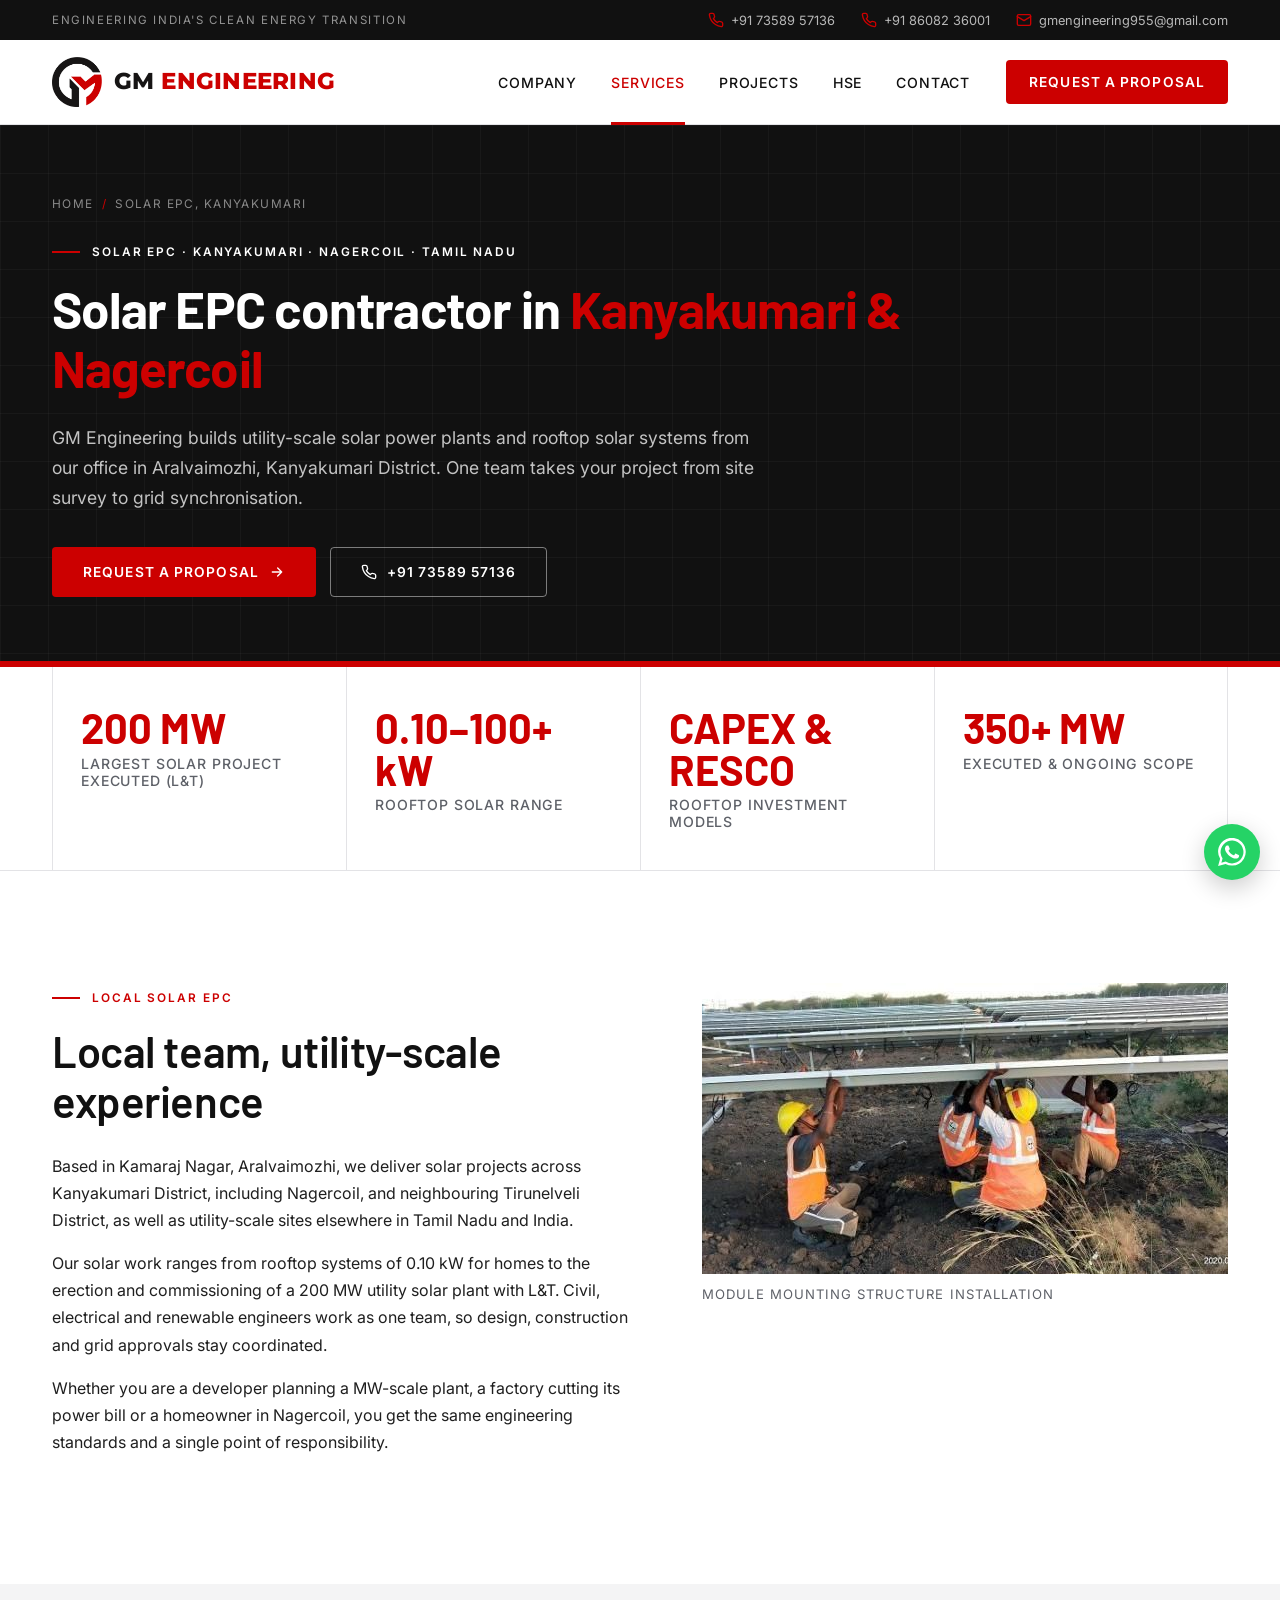
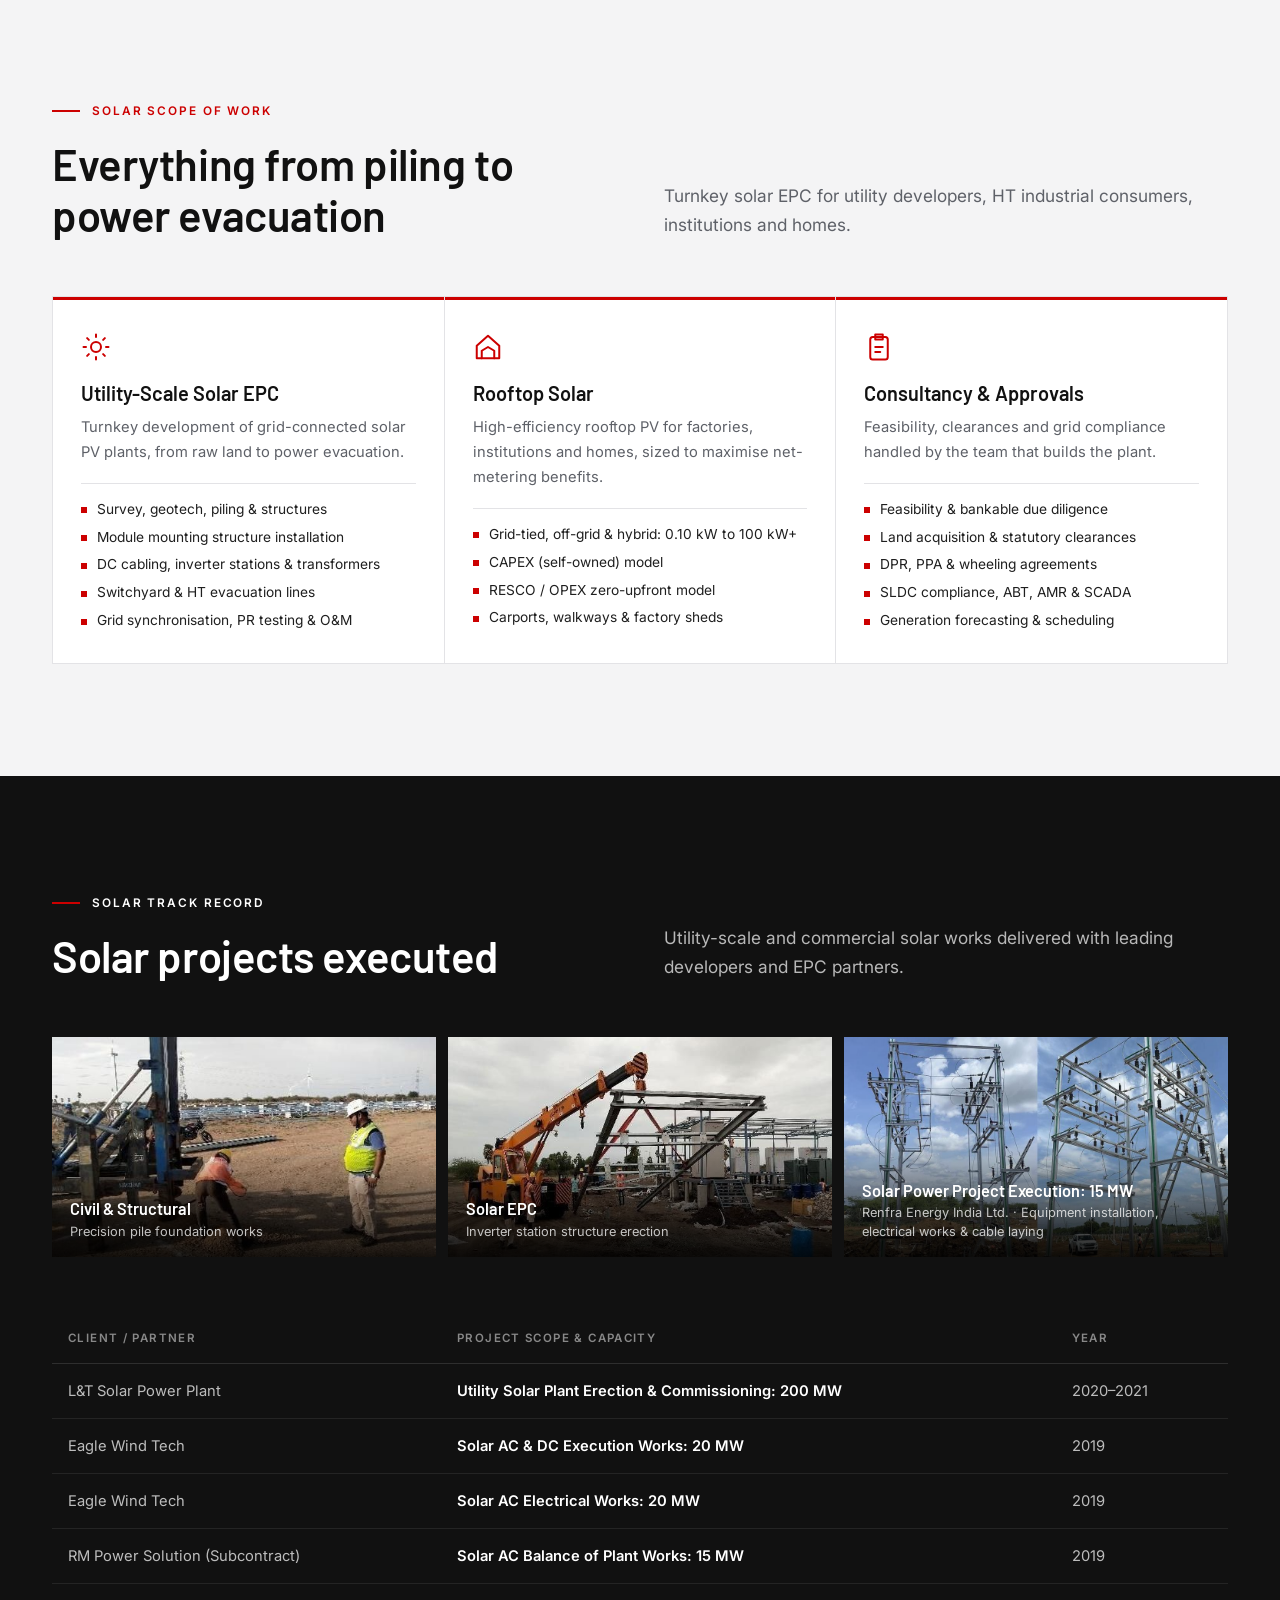
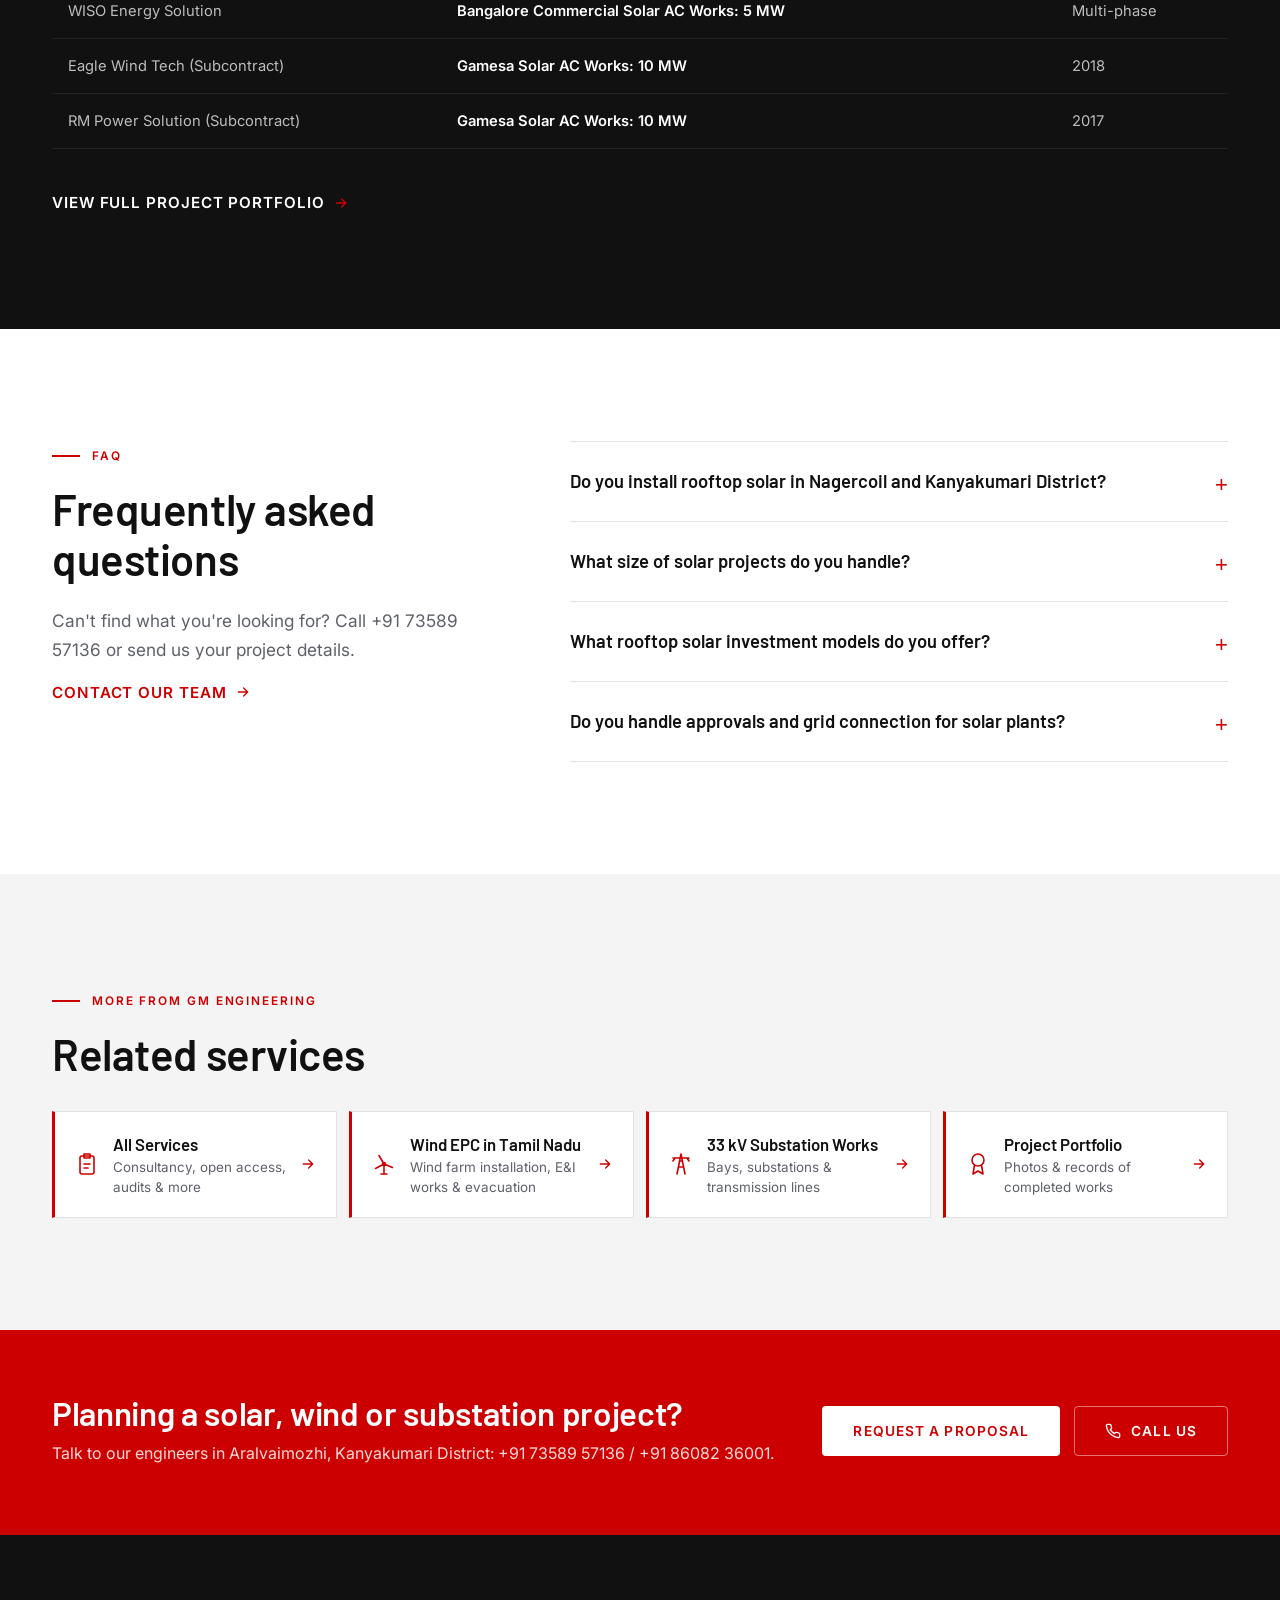
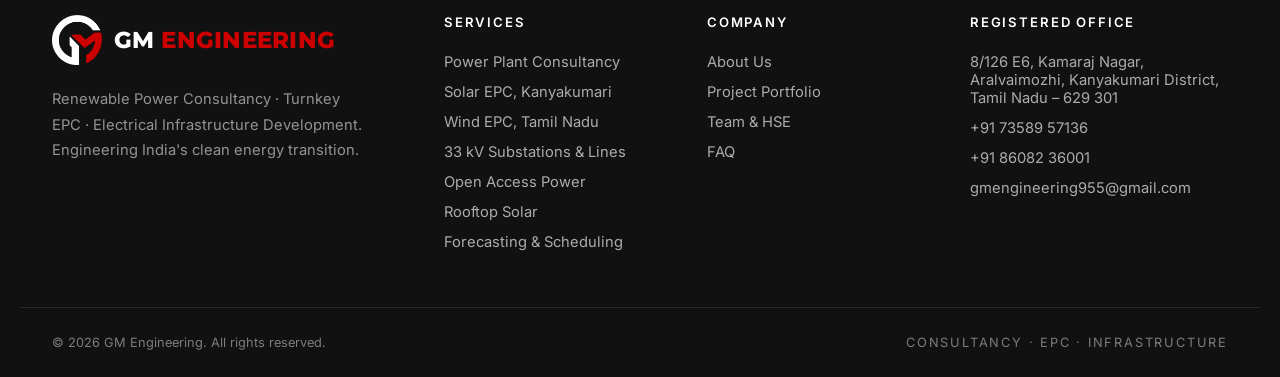
<file: solar-epc-kanyakumari/index.html>
<!DOCTYPE html>
<html lang="en-IN" class="no-js">
<head>
<meta charset="UTF-8">
<meta name="viewport" content="width=device-width, initial-scale=1.0">
<title>Solar EPC Contractor in Kanyakumari &amp; Nagercoil | GM Engineering</title>
<meta name="description" content="Solar EPC contractor in Kanyakumari &amp; Nagercoil: utility-scale solar plants, rooftop solar (CAPEX &amp; RESCO) and grid integration. GM Engineering, Aralvaimozhi.">
<meta name="robots" content="index, follow, max-image-preview:large, max-snippet:-1">
<meta name="theme-color" content="#111111">
<link rel="canonical" href="https://gm-engineering.in/solar-epc-kanyakumari/">
<meta name="geo.region" content="IN-TN">
<meta name="geo.placename" content="Aralvaimozhi, Kanyakumari District">
<meta property="og:type" content="website">
<meta property="og:site_name" content="GM Engineering">
<meta property="og:locale" content="en_IN">
<meta property="og:url" content="https://gm-engineering.in/solar-epc-kanyakumari/">
<meta property="og:title" content="Solar EPC Contractor in Kanyakumari &amp; Nagercoil">
<meta property="og:description" content="Solar EPC contractor in Kanyakumari &amp; Nagercoil: utility-scale solar plants, rooftop solar (CAPEX &amp; RESCO) and grid integration. GM Engineering, Aralvaimozhi.">
<meta property="og:image" content="https://gm-engineering.in/images/projects/solar-module-mounting-installation.jpg">
<meta property="og:image:alt" content="Solar EPC Contractor in Kanyakumari &amp; Nagercoil">
<meta name="twitter:card" content="summary_large_image">
<meta name="twitter:title" content="Solar EPC Contractor in Kanyakumari &amp; Nagercoil">
<meta name="twitter:description" content="Solar EPC contractor in Kanyakumari &amp; Nagercoil: utility-scale solar plants, rooftop solar (CAPEX &amp; RESCO) and grid integration. GM Engineering, Aralvaimozhi.">
<meta name="twitter:image" content="https://gm-engineering.in/images/projects/solar-module-mounting-installation.jpg">
<link rel="icon" type="image/png" sizes="32x32" href="../images/favicon-32.png">
<link rel="apple-touch-icon" href="../images/apple-touch-icon.png">
<link rel="manifest" href="../site.webmanifest">
<link rel="preconnect" href="https://fonts.googleapis.com">
<link rel="preconnect" href="https://fonts.gstatic.com" crossorigin>
<link href="https://fonts.googleapis.com/css2?family=Barlow:wght@500;600;700&family=Montserrat:wght@700;800&family=Inter:wght@400;500;600&display=swap" rel="stylesheet">
<link rel="stylesheet" href="../css/style.css">
<script>document.documentElement.classList.replace('no-js','js');</script>
<script type="application/ld+json">
{
  "@context": "https://schema.org",
  "@graph": [
    {
      "@type": "WebPage",
      "@id": "https://gm-engineering.in/solar-epc-kanyakumari/#webpage",
      "url": "https://gm-engineering.in/solar-epc-kanyakumari/",
      "name": "Solar EPC Contractor in Kanyakumari & Nagercoil | GM Engineering",
      "description": "Solar EPC contractor in Kanyakumari & Nagercoil: utility-scale solar plants, rooftop solar (CAPEX & RESCO) and grid integration. GM Engineering, Aralvaimozhi.",
      "inLanguage": "en-IN",
      "isPartOf": {
        "@id": "https://gm-engineering.in/#website"
      },
      "about": {
        "@id": "https://gm-engineering.in/#business"
      },
      "primaryImageOfPage": "https://gm-engineering.in/images/projects/solar-module-mounting-installation.jpg",
      "breadcrumb": {
        "@id": "https://gm-engineering.in/solar-epc-kanyakumari/#breadcrumb"
      }
    },
    {
      "@type": "BreadcrumbList",
      "@id": "https://gm-engineering.in/solar-epc-kanyakumari/#breadcrumb",
      "itemListElement": [
        {
          "@type": "ListItem",
          "position": 1,
          "name": "Home",
          "item": "https://gm-engineering.in/"
        },
        {
          "@type": "ListItem",
          "position": 2,
          "name": "Solar EPC, Kanyakumari",
          "item": "https://gm-engineering.in/solar-epc-kanyakumari/"
        }
      ]
    },
    {
      "@type": "ElectricalContractor",
      "@id": "https://gm-engineering.in/#business",
      "name": "GM Engineering",
      "url": "https://gm-engineering.in/",
      "telephone": "+91-7358957136",
      "address": {
        "@type": "PostalAddress",
        "streetAddress": "8/126 E6, Kamaraj Nagar",
        "addressLocality": "Aralvaimozhi",
        "addressRegion": "Tamil Nadu",
        "postalCode": "629301",
        "addressCountry": "IN"
      }
    },
    {
      "@type": "Service",
      "@id": "https://gm-engineering.in/solar-epc-kanyakumari/#service",
      "name": "Solar EPC in Kanyakumari & Nagercoil",
      "serviceType": "Solar power plant EPC",
      "description": "Solar EPC contractor in Kanyakumari & Nagercoil: utility-scale solar plants, rooftop solar (CAPEX & RESCO) and grid integration. GM Engineering, Aralvaimozhi.",
      "url": "https://gm-engineering.in/solar-epc-kanyakumari/",
      "provider": {
        "@id": "https://gm-engineering.in/#business"
      },
      "areaServed": [
        {
          "@type": "AdministrativeArea",
          "name": "Nagercoil"
        },
        {
          "@type": "AdministrativeArea",
          "name": "Kanyakumari District"
        },
        {
          "@type": "AdministrativeArea",
          "name": "Tirunelveli District"
        },
        {
          "@type": "AdministrativeArea",
          "name": "Tamil Nadu"
        }
      ]
    },
    {
      "@type": "FAQPage",
      "mainEntity": [
        {
          "@type": "Question",
          "name": "Do you install rooftop solar in Nagercoil and Kanyakumari District?",
          "acceptedAnswer": {
            "@type": "Answer",
            "text": "Yes. We are based in Aralvaimozhi, Kanyakumari District, and install grid-tied, off-grid and hybrid rooftop solar systems from 0.10 kW to 100 kW and above for homes, institutions, commercial buildings and factories."
          }
        },
        {
          "@type": "Question",
          "name": "What size of solar projects do you handle?",
          "acceptedAnswer": {
            "@type": "Answer",
            "text": "Everything from rooftop solar systems of 0.10 kW to 100 kW and above, through to utility-scale work such as the erection and commissioning of a 200 MW solar plant with L&T."
          }
        },
        {
          "@type": "Question",
          "name": "What rooftop solar investment models do you offer?",
          "acceptedAnswer": {
            "@type": "Answer",
            "text": "We offer a CAPEX model, where the client owns the system and receives full power savings, and a RESCO / OPEX model, with zero upfront capital and power supplied at a discounted tariff under a power purchase agreement."
          }
        },
        {
          "@type": "Question",
          "name": "Do you handle approvals and grid connection for solar plants?",
          "acceptedAnswer": {
            "@type": "Answer",
            "text": "Yes. We handle statutory clearances, DPR, PPA and wheeling agreements, SLDC compliance, ABT and AMR metering, SCADA, and grid synchronisation with PR testing."
          }
        }
      ]
    }
  ]
}
</script>
</head>
<body>

<a class="skip-link" href="#main">Skip to content</a>

<svg width="0" height="0" style="position:absolute" aria-hidden="true">
  <defs>
    <symbol id="i-sun" viewBox="0 0 24 24"><circle cx="12" cy="12" r="4"/><path d="M12 2v2M12 20v2M4.9 4.9l1.4 1.4M17.7 17.7l1.4 1.4M2 12h2M20 12h2M4.9 19.1l1.4-1.4M17.7 6.3l1.4-1.4"/></symbol>
    <symbol id="i-wind" viewBox="0 0 24 24"><path d="M12 12v10M12 12 7 3.5M12 12l8.5 3.5M12 12 3.5 16.5"/><circle cx="12" cy="12" r="1.5"/><path d="M9 22h6"/></symbol>
    <symbol id="i-flame" viewBox="0 0 24 24"><path d="M8.5 14.5A2.5 2.5 0 0 0 11 12c0-1.4-.5-2-1-3-1.1-2.1-.2-4 2-6 .5 2.5 2 4.9 4 6.5 2 1.6 3 3.5 3 5.5a7 7 0 1 1-14 0c0-1.2.4-2.3 1-3.2.3 1.4 1.4 2.7 2.5 2.7z"/></symbol>
    <symbol id="i-tower" viewBox="0 0 24 24"><path d="M8 22 12 2l4 20M9.4 15h5.2M10.6 9h2.8M4 6h16M6 6 4 9M18 6l2 3"/></symbol>
    <symbol id="i-clipboard" viewBox="0 0 24 24"><rect x="5" y="4" width="14" height="18" rx="2"/><path d="M9 2h6v4H9zM9 12h6M9 16h4"/></symbol>
    <symbol id="i-exchange" viewBox="0 0 24 24"><path d="M7 4 3 8l4 4M3 8h14M17 20l4-4-4-4M21 16H7"/></symbol>
    <symbol id="i-home" viewBox="0 0 24 24"><path d="M3 11 12 3l9 8v10H3z"/><path d="M7 21v-6l5-3 5 3v6"/></symbol>
    <symbol id="i-leaf" viewBox="0 0 24 24"><path d="M11 20A7 7 0 0 1 4 13c0-6 6-10 16-10 0 10-4 16-9 17z"/><path d="M4 21c4-6 8-9 12-11"/></symbol>
    <symbol id="i-chart" viewBox="0 0 24 24"><path d="M3 3v18h18"/><path d="m7 15 4-4 3 3 6-6"/></symbol>
    <symbol id="i-check" viewBox="0 0 24 24"><path d="M22 11.1V12a10 10 0 1 1-5.9-9.1"/><path d="m9 11 3 3L22 4"/></symbol>
    <symbol id="i-shield" viewBox="0 0 24 24"><path d="M12 22s8-4 8-10V5l-8-3-8 3v7c0 6 8 10 8 10z"/><path d="m9 12 2 2 4-4"/></symbol>
    <symbol id="i-target" viewBox="0 0 24 24"><circle cx="12" cy="12" r="10"/><circle cx="12" cy="12" r="6"/><circle cx="12" cy="12" r="2"/></symbol>
    <symbol id="i-eye" viewBox="0 0 24 24"><path d="M2 12s3.5-7 10-7 10 7 10 7-3.5 7-10 7S2 12 2 12z"/><circle cx="12" cy="12" r="3"/></symbol>
    <symbol id="i-hand" viewBox="0 0 24 24"><path d="m11 17 2 2a1 1 0 1 0 3-3"/><path d="m14 14 2.5 2.5a1 1 0 1 0 3-3l-3.9-3.9a3 3 0 0 0-4.2 0l-.9.9a1 1 0 1 1-3-3l2.8-2.8a5.8 5.8 0 0 1 7.1-.8l.5.3a4 4 0 0 0 2.8.5L21 4"/><path d="m21 3 1 11h-2M3 3 2 14l6.5 6.5a1 1 0 1 0 3-3M3 4h8"/></symbol>
    <symbol id="i-award" viewBox="0 0 24 24"><circle cx="12" cy="8" r="6"/><path d="M15.5 13 17 22l-5-3-5 3 1.5-9"/></symbol>
    <symbol id="i-bolt" viewBox="0 0 24 24"><path d="M13 2 3 14h9l-1 8 10-12h-9z"/></symbol>
    <symbol id="i-phone" viewBox="0 0 24 24"><path d="M22 16.9v3a2 2 0 0 1-2.2 2 19.8 19.8 0 0 1-8.6-3.1 19.5 19.5 0 0 1-6-6A19.8 19.8 0 0 1 2.1 4.2 2 2 0 0 1 4.1 2h3a2 2 0 0 1 2 1.7c.1 1 .4 1.9.7 2.8a2 2 0 0 1-.5 2.1L8 9.9a16 16 0 0 0 6 6l1.3-1.3a2 2 0 0 1 2.1-.4c.9.3 1.8.6 2.8.7a2 2 0 0 1 1.7 2z"/></symbol>
    <symbol id="i-mail" viewBox="0 0 24 24"><rect x="2" y="4" width="20" height="16" rx="2"/><path d="m22 7-10 6L2 7"/></symbol>
    <symbol id="i-pin" viewBox="0 0 24 24"><path d="M20 10c0 6-8 12-8 12s-8-6-8-12a8 8 0 0 1 16 0z"/><circle cx="12" cy="10" r="3"/></symbol>
    <symbol id="i-arrow" viewBox="0 0 24 24"><path d="M5 12h14M13 6l6 6-6 6"/></symbol>
    <symbol id="i-whatsapp" viewBox="0 0 24 24"><path fill="currentColor" stroke="none" d="M17.5 14.4c-.3-.1-1.8-.9-2-1-.3-.1-.5-.1-.7.1-.2.3-.8 1-.9 1.2-.2.2-.3.2-.6.1-.3-.1-1.3-.5-2.4-1.5-.9-.8-1.5-1.8-1.7-2.1-.2-.3 0-.5.1-.6l.4-.5c.2-.2.2-.3.3-.5.1-.2 0-.4 0-.5l-.9-2.2c-.2-.6-.5-.5-.7-.5h-.6c-.2 0-.5.1-.8.4-.3.3-1 1-1 2.5s1.1 2.9 1.2 3.1c.1.2 2.1 3.2 5.1 4.5.7.3 1.3.5 1.7.6.7.2 1.4.2 1.9.1.6-.1 1.8-.7 2-1.4.2-.7.2-1.3.2-1.4-.1-.1-.3-.2-.6-.3zM12 21.8a9.8 9.8 0 0 1-5-1.4l-.4-.2-3.7 1 1-3.6-.2-.4A9.8 9.8 0 1 1 12 21.8zm8.4-18.3A11.8 11.8 0 0 0 1.8 17.8L.1 24l6.4-1.7A11.8 11.8 0 0 0 23.8 12c0-3.2-1.2-6.2-3.4-8.5z"/></symbol>
  </defs>
</svg>

<div class="topbar">
  <div class="container topbar-inner">
    <span class="topbar-tag">Engineering India's Clean Energy Transition</span>
    <span class="topbar-right">
      <a href="tel:+917358957136"><svg class="ico-sm"><use href="#i-phone"/></svg>+91 73589 57136</a>
      <a href="tel:+918608236001" class="topbar-phone2"><svg class="ico-sm"><use href="#i-phone"/></svg>+91 86082 36001</a>
      <a href="mailto:gmengineering955@gmail.com" class="topbar-mail"><svg class="ico-sm"><use href="#i-mail"/></svg>gmengineering955@gmail.com</a>
    </span>
  </div>
</div>

<header class="navbar" id="navbar">
  <div class="nav-container">
    <a href="../" class="brand" aria-label="GM Engineering home">
      <img src="../images/gm-mark-192.png" alt="GM Engineering logo" class="brand-logo" width="192" height="193">
      <span class="brand-name">GM <span>ENGINEERING</span></span>
    </a>
    <nav class="nav-links" id="navLinks" aria-label="Main navigation">
      <a href="../#about">Company</a>
      <a href="../#services" class="active" aria-current="page">Services</a>
      <a href="../projects/">Projects</a>
      <a href="../#safety">HSE</a>
      <a href="../#contact">Contact</a>
      <a href="../#contact" class="btn btn-primary nav-mobile-cta">Request a Proposal</a>
    </nav>
    <a href="../#contact" class="btn btn-primary nav-cta">Request a Proposal</a>
    <button class="nav-toggle" id="navToggle" aria-label="Toggle navigation" aria-expanded="false" aria-controls="navLinks">
      <span></span><span></span><span></span>
    </button>
  </div>
</header>

<main id="main">
  <section class="page-hero">
    <div class="container">
      <nav class="breadcrumb" aria-label="Breadcrumb"><ol><li><a href="../">Home</a></li><li aria-current="page">Solar EPC, Kanyakumari</li></ol></nav>
      <p class="eyebrow">Solar EPC &middot; Kanyakumari &middot; Nagercoil &middot; Tamil Nadu</p>
      <h1>Solar EPC contractor in <span>Kanyakumari &amp; Nagercoil</span></h1>
      <p class="hero-sub">GM Engineering builds utility-scale solar power plants and rooftop solar systems from our office in Aralvaimozhi, Kanyakumari District. One team takes your project from site survey to grid synchronisation.</p>
      <div class="hero-actions">
        <a href="../#contact" class="btn btn-primary">Request a Proposal <svg class="ico-sm"><use href="#i-arrow"/></svg></a>
        <a href="tel:+917358957136" class="btn btn-outline-light"><svg class="ico-sm"><use href="#i-phone"/></svg>+91 73589 57136</a>
      </div>
    </div>
  </section>
  <section class="facts" aria-label="Key facts">
    <div class="container facts-grid">
      <div class="fact"><span class="fact-num">200 MW</span><span class="fact-label">Largest solar project executed (L&amp;T)</span></div>
      <div class="fact"><span class="fact-num">0.10&ndash;100+ kW</span><span class="fact-label">Rooftop solar range</span></div>
      <div class="fact"><span class="fact-num">CAPEX &amp; RESCO</span><span class="fact-label">Rooftop investment models</span></div>
      <div class="fact"><span class="fact-num">350+ MW</span><span class="fact-label">Executed &amp; ongoing scope</span></div>
    </div>
  </section>
  <section class="section">
    <div class="container split reveal">
      <div class="prose">
        <p class="eyebrow dark">Local Solar EPC</p>
        <h2>Local team, utility-scale experience</h2>
        <p>Based in Kamaraj Nagar, Aralvaimozhi, we deliver solar projects across Kanyakumari District, including Nagercoil, and neighbouring Tirunelveli District, as well as utility-scale sites elsewhere in Tamil Nadu and India.</p>
        <p>Our solar work ranges from rooftop systems of 0.10 kW for homes to the erection and commissioning of a 200 MW utility solar plant with L&amp;T. Civil, electrical and renewable engineers work as one team, so design, construction and grid approvals stay coordinated.</p>
        <p>Whether you are a developer planning a MW-scale plant, a factory cutting its power bill or a homeowner in Nagercoil, you get the same engineering standards and a single point of responsibility.</p>
      </div>
      <figure>
        <img src="../images/projects/solar-module-mounting-installation.jpg" alt="Technicians installing solar module mounting structures" width="631" height="291" loading="lazy">
        <figcaption>Module mounting structure installation</figcaption>
      </figure>
    </div>
  </section>
  <section class="section section-alt">
    <div class="container reveal">
      <div class="section-head">
        <div>
          <p class="eyebrow dark">Solar Scope of Work</p>
          <h2>Everything from piling to power evacuation</h2>
        </div>
        <p class="lead">Turnkey solar EPC for utility developers, HT industrial consumers, institutions and homes.</p>
      </div>
      <div class="scope-grid">
        <article class="scope-item">
          <svg class="ico"><use href="#i-sun"/></svg>
          <h3>Utility-Scale Solar EPC</h3>
          <p>Turnkey development of grid-connected solar PV plants, from raw land to power evacuation.</p>
          <ul class="card-list">
            <li>Survey, geotech, piling &amp; structures</li>
            <li>Module mounting structure installation</li>
            <li>DC cabling, inverter stations &amp; transformers</li>
            <li>Switchyard &amp; HT evacuation lines</li>
            <li>Grid synchronisation, PR testing &amp; O&amp;M</li>
          </ul>
        </article>
        <article class="scope-item">
          <svg class="ico"><use href="#i-home"/></svg>
          <h3>Rooftop Solar</h3>
          <p>High-efficiency rooftop PV for factories, institutions and homes, sized to maximise net-metering benefits.</p>
          <ul class="card-list">
            <li>Grid-tied, off-grid &amp; hybrid: 0.10 kW to 100 kW+</li>
            <li>CAPEX (self-owned) model</li>
            <li>RESCO / OPEX zero-upfront model</li>
            <li>Carports, walkways &amp; factory sheds</li>
          </ul>
        </article>
        <article class="scope-item">
          <svg class="ico"><use href="#i-clipboard"/></svg>
          <h3>Consultancy &amp; Approvals</h3>
          <p>Feasibility, clearances and grid compliance handled by the team that builds the plant.</p>
          <ul class="card-list">
            <li>Feasibility &amp; bankable due diligence</li>
            <li>Land acquisition &amp; statutory clearances</li>
            <li>DPR, PPA &amp; wheeling agreements</li>
            <li>SLDC compliance, ABT, AMR &amp; SCADA</li>
            <li>Generation forecasting &amp; scheduling</li>
          </ul>
        </article>
      </div>
    </div>
  </section>
  <section class="section section-dark">
    <div class="container reveal">
      <div class="section-head">
        <div>
          <p class="eyebrow">Solar Track Record</p>
          <h2>Solar projects executed</h2>
        </div>
        <p class="lead">Utility-scale and commercial solar works delivered with leading developers and EPC partners.</p>
      </div>
      <div class="gallery gallery-3">
        <figure class="g-item">
          <img src="../images/projects/solar-pile-foundation-work.jpg" alt="Pile foundation work at a utility-scale solar site" width="505" height="386" loading="lazy">
          <figcaption><strong>Civil &amp; Structural</strong>Precision pile foundation works</figcaption>
        </figure>
        <figure class="g-item">
          <img src="../images/projects/solar-inverter-station-structure-erection.jpg" alt="Crane erecting structure at a solar inverter station" width="610" height="387" loading="lazy">
          <figcaption><strong>Solar EPC</strong>Inverter station structure erection</figcaption>
        </figure>
        <figure class="g-item">
          <img src="../images/projects/33kv-switchyard-bay-solar-project.jpg" alt="Switchyard bay structures erected by GM Engineering for a 15 MW solar power project" width="1000" height="883" loading="lazy">
          <figcaption><strong>Solar Power Project Execution: 15 MW</strong>Renfra Energy India Ltd. &middot; Equipment installation, electrical works &amp; cable laying</figcaption>
        </figure>
      </div>
      <div class="records records-light">
        <div class="table-wrap">
          <table>
            <caption class="sr-only">Selected solar power projects</caption>
            <thead><tr><th scope="col">Client / Partner</th><th scope="col">Project Scope &amp; Capacity</th><th scope="col">Year</th></tr></thead>
            <tbody>
              <tr><td data-label="Client / Partner">L&amp;T Solar Power Plant</td><td data-label="Project Scope &amp; Capacity"><strong>Utility Solar Plant Erection &amp; Commissioning: 200 MW</strong></td><td data-label="Year">2020&ndash;2021</td></tr>
              <tr><td data-label="Client / Partner">Eagle Wind Tech</td><td data-label="Project Scope &amp; Capacity"><strong>Solar AC &amp; DC Execution Works: 20 MW</strong></td><td data-label="Year">2019</td></tr>
              <tr><td data-label="Client / Partner">Eagle Wind Tech</td><td data-label="Project Scope &amp; Capacity"><strong>Solar AC Electrical Works: 20 MW</strong></td><td data-label="Year">2019</td></tr>
              <tr><td data-label="Client / Partner">RM Power Solution (Subcontract)</td><td data-label="Project Scope &amp; Capacity"><strong>Solar AC Balance of Plant Works: 15 MW</strong></td><td data-label="Year">2019</td></tr>
              <tr><td data-label="Client / Partner">WISO Energy Solution</td><td data-label="Project Scope &amp; Capacity"><strong>Bangalore Commercial Solar AC Works: 5 MW</strong></td><td data-label="Year">Multi-phase</td></tr>
              <tr><td data-label="Client / Partner">Eagle Wind Tech (Subcontract)</td><td data-label="Project Scope &amp; Capacity"><strong>Gamesa Solar AC Works: 10 MW</strong></td><td data-label="Year">2018</td></tr>
              <tr><td data-label="Client / Partner">RM Power Solution (Subcontract)</td><td data-label="Project Scope &amp; Capacity"><strong>Gamesa Solar AC Works: 10 MW</strong></td><td data-label="Year">2017</td></tr>
            </tbody>
          </table>
        </div>
      </div>
      <p class="records-more"><a href="../projects/" class="text-link">View full project portfolio <svg class="ico-sm"><use href="#i-arrow"/></svg></a></p>
    </div>
  </section>
  <section class="section">
    <div class="container faq-grid reveal">
      <div>
        <p class="eyebrow dark">FAQ</p>
        <h2>Frequently asked questions</h2>
        <p class="lead">Can't find what you're looking for? Call +91 73589 57136 or send us your project details.</p>
        <a href="../#contact" class="text-link">Contact our team <svg class="ico-sm"><use href="#i-arrow"/></svg></a>
      </div>
      <div class="faq-list">
        <details>
          <summary>Do you install rooftop solar in Nagercoil and Kanyakumari District?</summary>
          <p>Yes. We are based in Aralvaimozhi, Kanyakumari District, and install grid-tied, off-grid and hybrid rooftop solar systems from 0.10 kW to 100 kW and above for homes, institutions, commercial buildings and factories.</p>
        </details>
        <details>
          <summary>What size of solar projects do you handle?</summary>
          <p>Everything from rooftop solar systems of 0.10 kW to 100 kW and above, through to utility-scale work such as the erection and commissioning of a 200 MW solar plant with L&amp;T.</p>
        </details>
        <details>
          <summary>What rooftop solar investment models do you offer?</summary>
          <p>We offer a CAPEX model, where the client owns the system and receives full power savings, and a RESCO / OPEX model, with zero upfront capital and power supplied at a discounted tariff under a power purchase agreement.</p>
        </details>
        <details>
          <summary>Do you handle approvals and grid connection for solar plants?</summary>
          <p>Yes. We handle statutory clearances, DPR, PPA and wheeling agreements, SLDC compliance, ABT and AMR metering, SCADA, and grid synchronisation with PR testing.</p>
        </details>
      </div>
    </div>
  </section>
  <section class="section section-alt" aria-labelledby="related-title">
    <div class="container reveal">
      <p class="eyebrow dark">More from GM Engineering</p>
      <h2 id="related-title">Related services</h2>
      <nav class="link-grid" aria-label="Related pages">
        <a class="link-card" href="../#services"><svg class="ico"><use href="#i-clipboard"/></svg><span><strong>All Services</strong>Consultancy, open access, audits &amp; more</span><svg class="ico-sm"><use href="#i-arrow"/></svg></a>
        <a class="link-card" href="../wind-epc-tamil-nadu/"><svg class="ico"><use href="#i-wind"/></svg><span><strong>Wind EPC in Tamil Nadu</strong>Wind farm installation, E&amp;I works &amp; evacuation</span><svg class="ico-sm"><use href="#i-arrow"/></svg></a>
        <a class="link-card" href="../33kv-substation-contractors/"><svg class="ico"><use href="#i-tower"/></svg><span><strong>33 kV Substation Works</strong>Bays, substations &amp; transmission lines</span><svg class="ico-sm"><use href="#i-arrow"/></svg></a>
        <a class="link-card" href="../projects/"><svg class="ico"><use href="#i-award"/></svg><span><strong>Project Portfolio</strong>Photos &amp; records of completed works</span><svg class="ico-sm"><use href="#i-arrow"/></svg></a>
      </nav>
    </div>
  </section>

  <section class="cta-band" aria-label="Request a proposal">
    <div class="container cta-inner">
      <div>
        <h2>Planning a solar, wind or substation project?</h2>
        <p>Talk to our engineers in Aralvaimozhi, Kanyakumari District: +91 73589 57136 / +91 86082 36001.</p>
      </div>
      <div class="cta-actions">
        <a href="../#contact" class="btn btn-white">Request a Proposal</a>
        <a href="tel:+917358957136" class="btn btn-outline-light"><svg class="ico-sm"><use href="#i-phone"/></svg>Call Us</a>
      </div>
    </div>
  </section>
</main>

<footer class="footer">
  <div class="container footer-grid">
    <div class="footer-brand">
      <a href="../" class="brand brand-light"><img src="../images/gm-mark-192-light.png" alt="GM Engineering logo" class="brand-logo" width="192" height="193" loading="lazy"><span class="brand-name">GM <span>ENGINEERING</span></span></a>
      <p>Renewable Power Consultancy &middot; Turnkey EPC &middot; Electrical Infrastructure Development. Engineering India's clean energy transition.</p>
    </div>
    <nav aria-label="Services">
      <h3>Services</h3>
      <ul>
        <li><a href="../#services">Power Plant Consultancy</a></li>
        <li><a href="../solar-epc-kanyakumari/">Solar EPC, Kanyakumari</a></li>
        <li><a href="../wind-epc-tamil-nadu/">Wind EPC, Tamil Nadu</a></li>
        <li><a href="../33kv-substation-contractors/">33 kV Substations &amp; Lines</a></li>
        <li><a href="../#services">Open Access Power</a></li>
        <li><a href="../#services">Rooftop Solar</a></li>
        <li><a href="../#services">Forecasting &amp; Scheduling</a></li>
      </ul>
    </nav>
    <nav aria-label="Company">
      <h3>Company</h3>
      <ul>
        <li><a href="../#about">About Us</a></li>
        <li><a href="../projects/">Project Portfolio</a></li>
        <li><a href="../#safety">Team &amp; HSE</a></li>
        <li><a href="../#faq">FAQ</a></li>
      </ul>
    </nav>
    <div>
      <h3>Registered Office</h3>
      <ul>
        <li>8/126 E6, Kamaraj Nagar, Aralvaimozhi, Kanyakumari District, Tamil Nadu &ndash; 629 301</li>
        <li><a href="tel:+917358957136">+91 73589 57136</a></li>
        <li><a href="tel:+918608236001">+91 86082 36001</a></li>
        <li><a href="mailto:gmengineering955@gmail.com">gmengineering955@gmail.com</a></li>
      </ul>
    </div>
  </div>
  <div class="container footer-bottom">
    <p>&copy; <span id="year">2026</span> GM Engineering. All rights reserved.</p>
    <p>Consultancy &middot; EPC &middot; Infrastructure</p>
  </div>
</footer>

<a href="https://wa.me/917358957136" class="wa-float" target="_blank" rel="noopener" aria-label="Chat with GM Engineering on WhatsApp">
  <svg class="ico"><use href="#i-whatsapp"/></svg>
</a>

<script src="../js/script.js" defer></script>
</body>
</html>
</file>
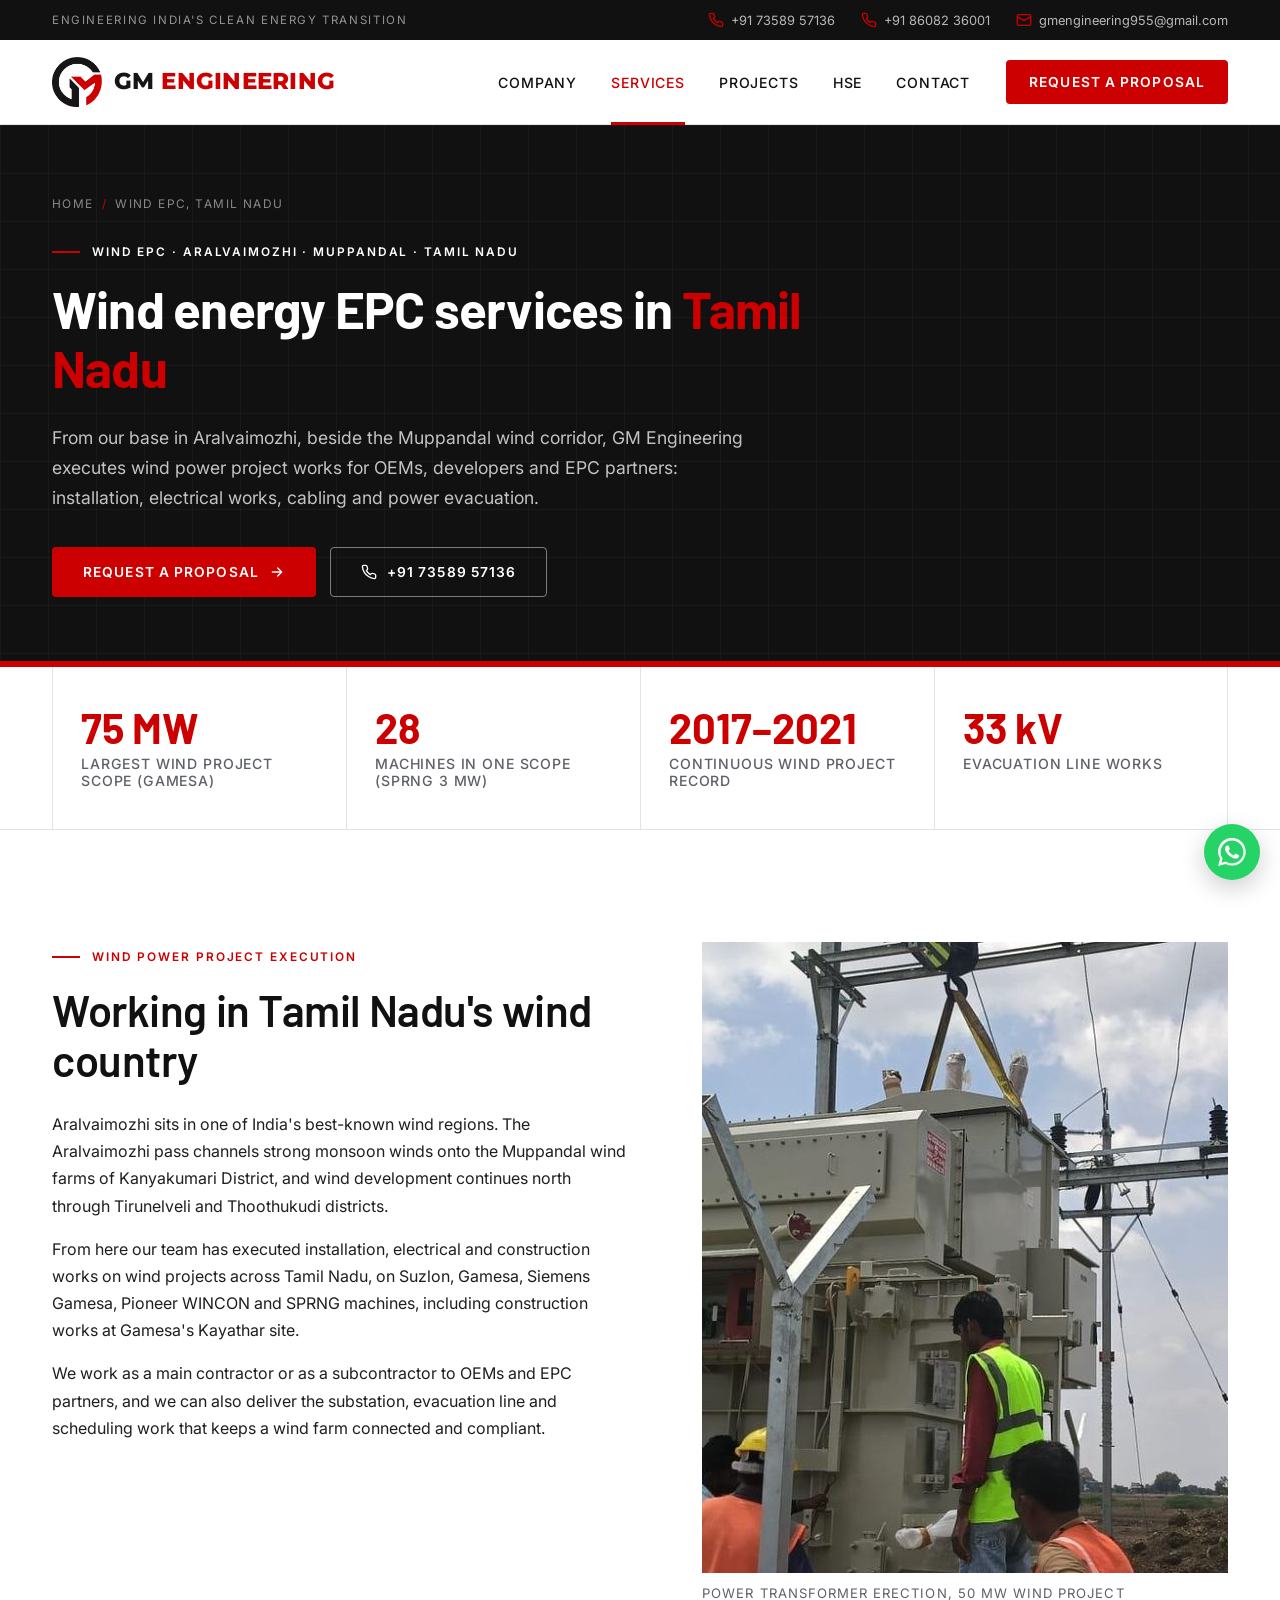
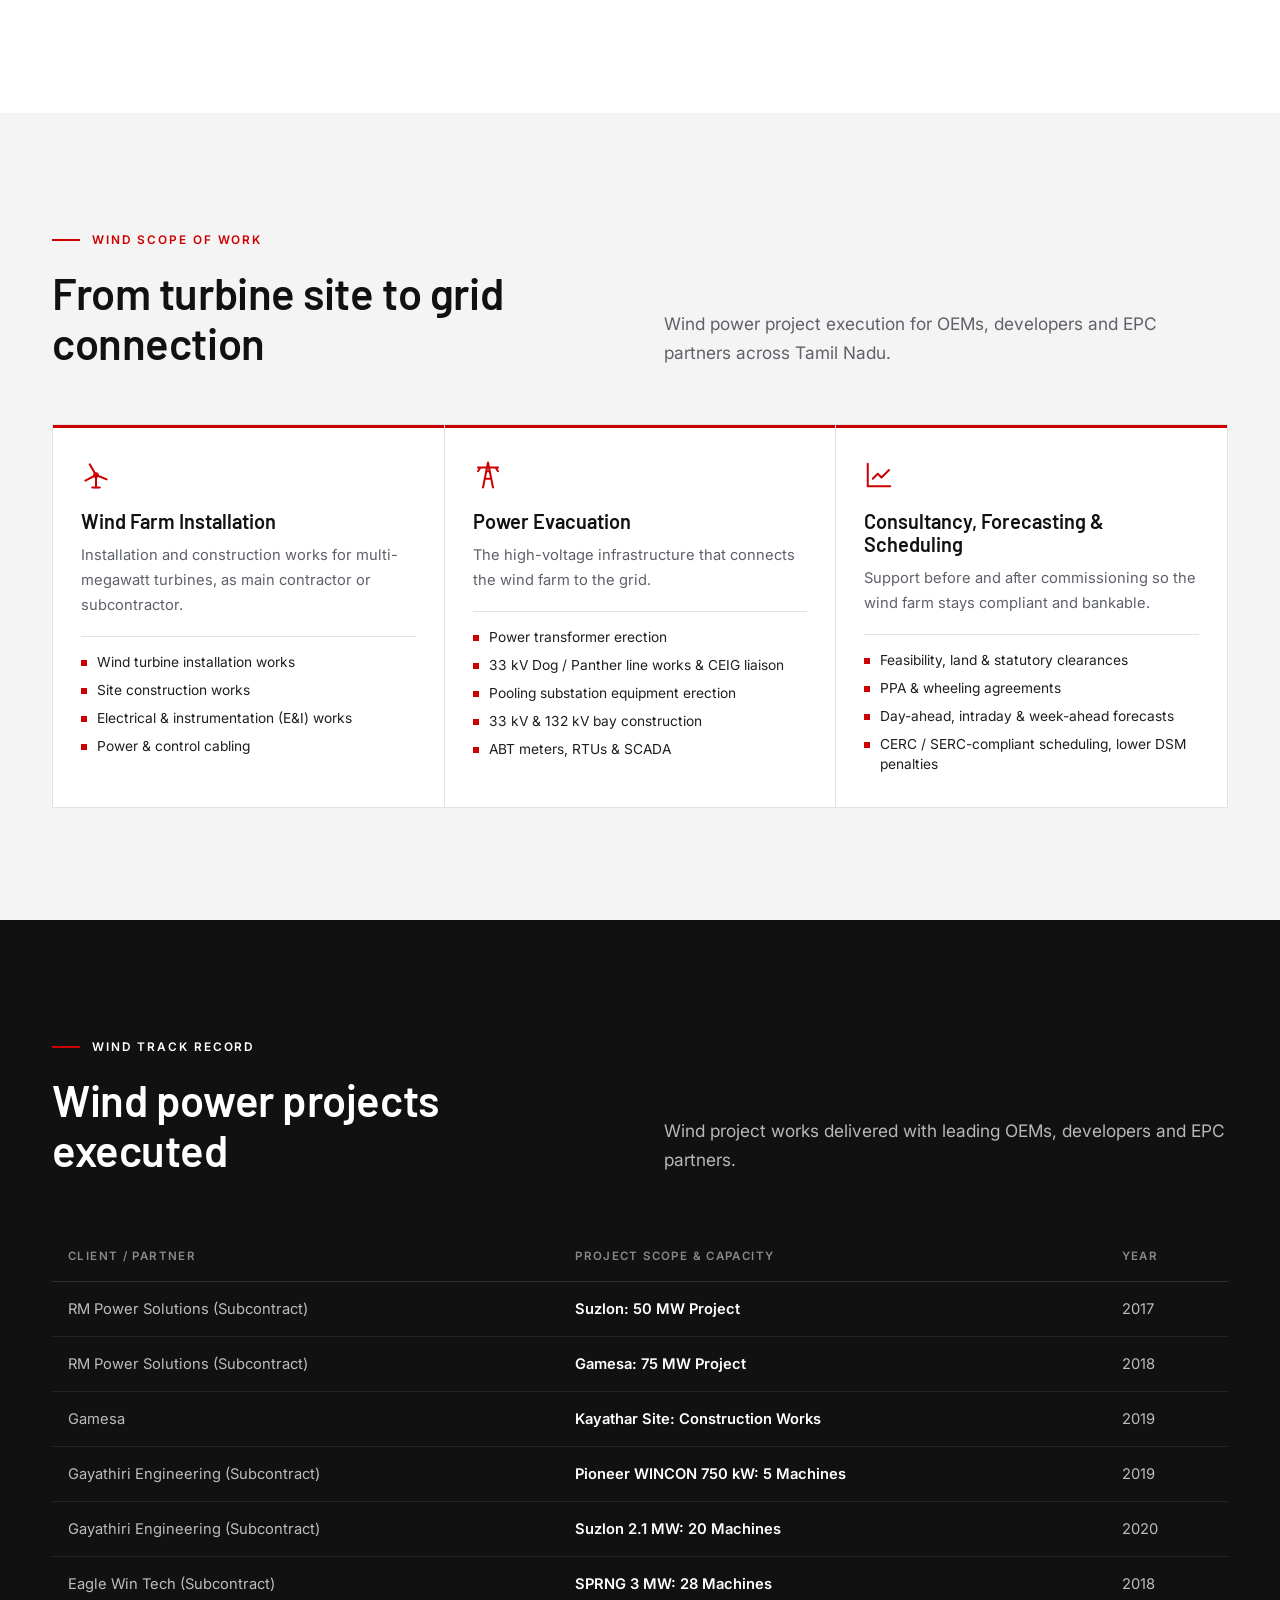
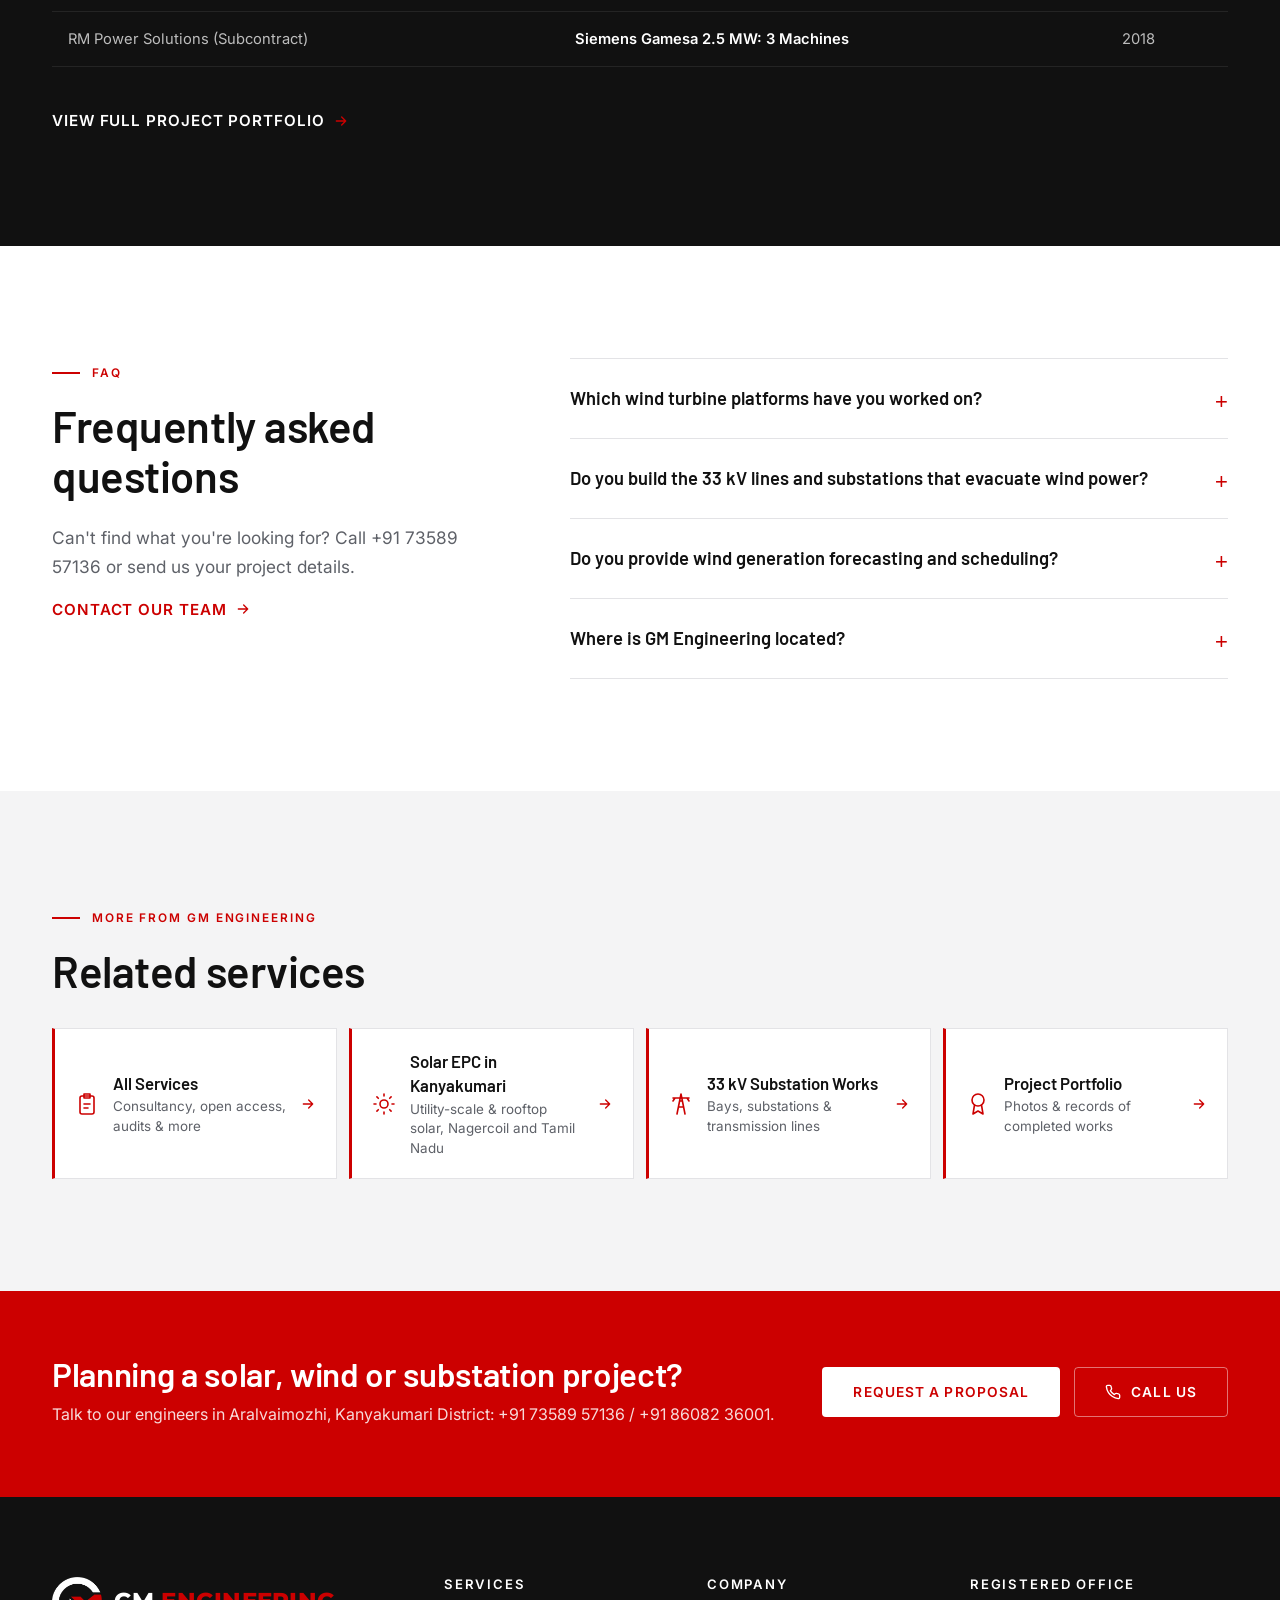
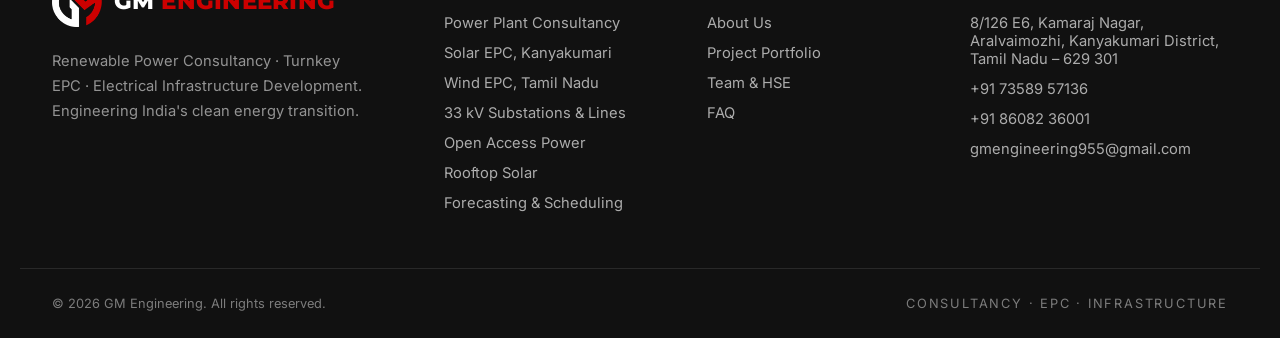
<file: wind-epc-tamil-nadu/index.html>
<!DOCTYPE html>
<html lang="en-IN" class="no-js">
<head>
<meta charset="UTF-8">
<meta name="viewport" content="width=device-width, initial-scale=1.0">
<title>Wind Energy EPC Services in Tamil Nadu | GM Engineering, Aralvaimozhi</title>
<meta name="description" content="Wind energy EPC in Tamil Nadu from Aralvaimozhi, near Muppandal: wind farm installation, E&amp;I works, cabling, 33 kV evacuation and forecasting. GM Engineering.">
<meta name="robots" content="index, follow, max-image-preview:large, max-snippet:-1">
<meta name="theme-color" content="#111111">
<link rel="canonical" href="https://gm-engineering.in/wind-epc-tamil-nadu/">
<meta name="geo.region" content="IN-TN">
<meta name="geo.placename" content="Aralvaimozhi, Kanyakumari District">
<meta property="og:type" content="website">
<meta property="og:site_name" content="GM Engineering">
<meta property="og:locale" content="en_IN">
<meta property="og:url" content="https://gm-engineering.in/wind-epc-tamil-nadu/">
<meta property="og:title" content="Wind Energy EPC Services in Tamil Nadu">
<meta property="og:description" content="Wind energy EPC in Tamil Nadu from Aralvaimozhi, near Muppandal: wind farm installation, E&amp;I works, cabling, 33 kV evacuation and forecasting. GM Engineering.">
<meta property="og:image" content="https://gm-engineering.in/images/projects/power-transformer-erection-substation.jpg">
<meta property="og:image:alt" content="Wind Energy EPC Services in Tamil Nadu">
<meta name="twitter:card" content="summary_large_image">
<meta name="twitter:title" content="Wind Energy EPC Services in Tamil Nadu">
<meta name="twitter:description" content="Wind energy EPC in Tamil Nadu from Aralvaimozhi, near Muppandal: wind farm installation, E&amp;I works, cabling, 33 kV evacuation and forecasting. GM Engineering.">
<meta name="twitter:image" content="https://gm-engineering.in/images/projects/power-transformer-erection-substation.jpg">
<link rel="icon" type="image/png" sizes="32x32" href="../images/favicon-32.png">
<link rel="apple-touch-icon" href="../images/apple-touch-icon.png">
<link rel="manifest" href="../site.webmanifest">
<link rel="preconnect" href="https://fonts.googleapis.com">
<link rel="preconnect" href="https://fonts.gstatic.com" crossorigin>
<link href="https://fonts.googleapis.com/css2?family=Barlow:wght@500;600;700&family=Montserrat:wght@700;800&family=Inter:wght@400;500;600&display=swap" rel="stylesheet">
<link rel="stylesheet" href="../css/style.css">
<script>document.documentElement.classList.replace('no-js','js');</script>
<script type="application/ld+json">
{
  "@context": "https://schema.org",
  "@graph": [
    {
      "@type": "WebPage",
      "@id": "https://gm-engineering.in/wind-epc-tamil-nadu/#webpage",
      "url": "https://gm-engineering.in/wind-epc-tamil-nadu/",
      "name": "Wind Energy EPC Services in Tamil Nadu | GM Engineering, Aralvaimozhi",
      "description": "Wind energy EPC in Tamil Nadu from Aralvaimozhi, near Muppandal: wind farm installation, E&I works, cabling, 33 kV evacuation and forecasting. GM Engineering.",
      "inLanguage": "en-IN",
      "isPartOf": {
        "@id": "https://gm-engineering.in/#website"
      },
      "about": {
        "@id": "https://gm-engineering.in/#business"
      },
      "primaryImageOfPage": "https://gm-engineering.in/images/projects/power-transformer-erection-substation.jpg",
      "breadcrumb": {
        "@id": "https://gm-engineering.in/wind-epc-tamil-nadu/#breadcrumb"
      }
    },
    {
      "@type": "BreadcrumbList",
      "@id": "https://gm-engineering.in/wind-epc-tamil-nadu/#breadcrumb",
      "itemListElement": [
        {
          "@type": "ListItem",
          "position": 1,
          "name": "Home",
          "item": "https://gm-engineering.in/"
        },
        {
          "@type": "ListItem",
          "position": 2,
          "name": "Wind EPC, Tamil Nadu",
          "item": "https://gm-engineering.in/wind-epc-tamil-nadu/"
        }
      ]
    },
    {
      "@type": "ElectricalContractor",
      "@id": "https://gm-engineering.in/#business",
      "name": "GM Engineering",
      "url": "https://gm-engineering.in/",
      "telephone": "+91-7358957136",
      "address": {
        "@type": "PostalAddress",
        "streetAddress": "8/126 E6, Kamaraj Nagar",
        "addressLocality": "Aralvaimozhi",
        "addressRegion": "Tamil Nadu",
        "postalCode": "629301",
        "addressCountry": "IN"
      }
    },
    {
      "@type": "Service",
      "@id": "https://gm-engineering.in/wind-epc-tamil-nadu/#service",
      "name": "Wind Energy EPC Services in Tamil Nadu",
      "serviceType": "Wind power project EPC",
      "description": "Wind energy EPC in Tamil Nadu from Aralvaimozhi, near Muppandal: wind farm installation, E&I works, cabling, 33 kV evacuation and forecasting. GM Engineering.",
      "url": "https://gm-engineering.in/wind-epc-tamil-nadu/",
      "provider": {
        "@id": "https://gm-engineering.in/#business"
      },
      "areaServed": [
        {
          "@type": "AdministrativeArea",
          "name": "Aralvaimozhi"
        },
        {
          "@type": "AdministrativeArea",
          "name": "Muppandal"
        },
        {
          "@type": "AdministrativeArea",
          "name": "Kanyakumari District"
        },
        {
          "@type": "AdministrativeArea",
          "name": "Tirunelveli District"
        },
        {
          "@type": "AdministrativeArea",
          "name": "Tamil Nadu"
        }
      ]
    },
    {
      "@type": "FAQPage",
      "mainEntity": [
        {
          "@type": "Question",
          "name": "Which wind turbine platforms have you worked on?",
          "acceptedAnswer": {
            "@type": "Answer",
            "text": "Our wind project record includes Suzlon (2.1 MW machines and a 50 MW project), Gamesa (a 75 MW project and Kayathar site construction works), Siemens Gamesa 2.5 MW, Pioneer WINCON 750 kW and SPRNG 3 MW machines."
          }
        },
        {
          "@type": "Question",
          "name": "Do you build the 33 kV lines and substations that evacuate wind power?",
          "acceptedAnswer": {
            "@type": "Answer",
            "text": "Yes. We execute power transformer erection, 33 kV and 132 kV bay construction, pooling substation equipment erection and 33 kV Dog / Panther line works with CEIG liaison."
          }
        },
        {
          "@type": "Question",
          "name": "Do you provide wind generation forecasting and scheduling?",
          "acceptedAnswer": {
            "@type": "Answer",
            "text": "Yes. We provide CERC and SERC-compliant day-ahead, intraday and week-ahead forecasts with SLDC telemetry and scheduling, helping wind generators lower DSM deviation penalties."
          }
        },
        {
          "@type": "Question",
          "name": "Where is GM Engineering located?",
          "acceptedAnswer": {
            "@type": "Answer",
            "text": "Our registered office is at 8/126 E6, Kamaraj Nagar, Aralvaimozhi, Kanyakumari District, Tamil Nadu 629 301, close to the Muppandal wind farms. We work on wind projects across Tamil Nadu and other states."
          }
        }
      ]
    }
  ]
}
</script>
</head>
<body>

<a class="skip-link" href="#main">Skip to content</a>

<svg width="0" height="0" style="position:absolute" aria-hidden="true">
  <defs>
    <symbol id="i-sun" viewBox="0 0 24 24"><circle cx="12" cy="12" r="4"/><path d="M12 2v2M12 20v2M4.9 4.9l1.4 1.4M17.7 17.7l1.4 1.4M2 12h2M20 12h2M4.9 19.1l1.4-1.4M17.7 6.3l1.4-1.4"/></symbol>
    <symbol id="i-wind" viewBox="0 0 24 24"><path d="M12 12v10M12 12 7 3.5M12 12l8.5 3.5M12 12 3.5 16.5"/><circle cx="12" cy="12" r="1.5"/><path d="M9 22h6"/></symbol>
    <symbol id="i-flame" viewBox="0 0 24 24"><path d="M8.5 14.5A2.5 2.5 0 0 0 11 12c0-1.4-.5-2-1-3-1.1-2.1-.2-4 2-6 .5 2.5 2 4.9 4 6.5 2 1.6 3 3.5 3 5.5a7 7 0 1 1-14 0c0-1.2.4-2.3 1-3.2.3 1.4 1.4 2.7 2.5 2.7z"/></symbol>
    <symbol id="i-tower" viewBox="0 0 24 24"><path d="M8 22 12 2l4 20M9.4 15h5.2M10.6 9h2.8M4 6h16M6 6 4 9M18 6l2 3"/></symbol>
    <symbol id="i-clipboard" viewBox="0 0 24 24"><rect x="5" y="4" width="14" height="18" rx="2"/><path d="M9 2h6v4H9zM9 12h6M9 16h4"/></symbol>
    <symbol id="i-exchange" viewBox="0 0 24 24"><path d="M7 4 3 8l4 4M3 8h14M17 20l4-4-4-4M21 16H7"/></symbol>
    <symbol id="i-home" viewBox="0 0 24 24"><path d="M3 11 12 3l9 8v10H3z"/><path d="M7 21v-6l5-3 5 3v6"/></symbol>
    <symbol id="i-leaf" viewBox="0 0 24 24"><path d="M11 20A7 7 0 0 1 4 13c0-6 6-10 16-10 0 10-4 16-9 17z"/><path d="M4 21c4-6 8-9 12-11"/></symbol>
    <symbol id="i-chart" viewBox="0 0 24 24"><path d="M3 3v18h18"/><path d="m7 15 4-4 3 3 6-6"/></symbol>
    <symbol id="i-check" viewBox="0 0 24 24"><path d="M22 11.1V12a10 10 0 1 1-5.9-9.1"/><path d="m9 11 3 3L22 4"/></symbol>
    <symbol id="i-shield" viewBox="0 0 24 24"><path d="M12 22s8-4 8-10V5l-8-3-8 3v7c0 6 8 10 8 10z"/><path d="m9 12 2 2 4-4"/></symbol>
    <symbol id="i-target" viewBox="0 0 24 24"><circle cx="12" cy="12" r="10"/><circle cx="12" cy="12" r="6"/><circle cx="12" cy="12" r="2"/></symbol>
    <symbol id="i-eye" viewBox="0 0 24 24"><path d="M2 12s3.5-7 10-7 10 7 10 7-3.5 7-10 7S2 12 2 12z"/><circle cx="12" cy="12" r="3"/></symbol>
    <symbol id="i-hand" viewBox="0 0 24 24"><path d="m11 17 2 2a1 1 0 1 0 3-3"/><path d="m14 14 2.5 2.5a1 1 0 1 0 3-3l-3.9-3.9a3 3 0 0 0-4.2 0l-.9.9a1 1 0 1 1-3-3l2.8-2.8a5.8 5.8 0 0 1 7.1-.8l.5.3a4 4 0 0 0 2.8.5L21 4"/><path d="m21 3 1 11h-2M3 3 2 14l6.5 6.5a1 1 0 1 0 3-3M3 4h8"/></symbol>
    <symbol id="i-award" viewBox="0 0 24 24"><circle cx="12" cy="8" r="6"/><path d="M15.5 13 17 22l-5-3-5 3 1.5-9"/></symbol>
    <symbol id="i-bolt" viewBox="0 0 24 24"><path d="M13 2 3 14h9l-1 8 10-12h-9z"/></symbol>
    <symbol id="i-phone" viewBox="0 0 24 24"><path d="M22 16.9v3a2 2 0 0 1-2.2 2 19.8 19.8 0 0 1-8.6-3.1 19.5 19.5 0 0 1-6-6A19.8 19.8 0 0 1 2.1 4.2 2 2 0 0 1 4.1 2h3a2 2 0 0 1 2 1.7c.1 1 .4 1.9.7 2.8a2 2 0 0 1-.5 2.1L8 9.9a16 16 0 0 0 6 6l1.3-1.3a2 2 0 0 1 2.1-.4c.9.3 1.8.6 2.8.7a2 2 0 0 1 1.7 2z"/></symbol>
    <symbol id="i-mail" viewBox="0 0 24 24"><rect x="2" y="4" width="20" height="16" rx="2"/><path d="m22 7-10 6L2 7"/></symbol>
    <symbol id="i-pin" viewBox="0 0 24 24"><path d="M20 10c0 6-8 12-8 12s-8-6-8-12a8 8 0 0 1 16 0z"/><circle cx="12" cy="10" r="3"/></symbol>
    <symbol id="i-arrow" viewBox="0 0 24 24"><path d="M5 12h14M13 6l6 6-6 6"/></symbol>
    <symbol id="i-whatsapp" viewBox="0 0 24 24"><path fill="currentColor" stroke="none" d="M17.5 14.4c-.3-.1-1.8-.9-2-1-.3-.1-.5-.1-.7.1-.2.3-.8 1-.9 1.2-.2.2-.3.2-.6.1-.3-.1-1.3-.5-2.4-1.5-.9-.8-1.5-1.8-1.7-2.1-.2-.3 0-.5.1-.6l.4-.5c.2-.2.2-.3.3-.5.1-.2 0-.4 0-.5l-.9-2.2c-.2-.6-.5-.5-.7-.5h-.6c-.2 0-.5.1-.8.4-.3.3-1 1-1 2.5s1.1 2.9 1.2 3.1c.1.2 2.1 3.2 5.1 4.5.7.3 1.3.5 1.7.6.7.2 1.4.2 1.9.1.6-.1 1.8-.7 2-1.4.2-.7.2-1.3.2-1.4-.1-.1-.3-.2-.6-.3zM12 21.8a9.8 9.8 0 0 1-5-1.4l-.4-.2-3.7 1 1-3.6-.2-.4A9.8 9.8 0 1 1 12 21.8zm8.4-18.3A11.8 11.8 0 0 0 1.8 17.8L.1 24l6.4-1.7A11.8 11.8 0 0 0 23.8 12c0-3.2-1.2-6.2-3.4-8.5z"/></symbol>
  </defs>
</svg>

<div class="topbar">
  <div class="container topbar-inner">
    <span class="topbar-tag">Engineering India's Clean Energy Transition</span>
    <span class="topbar-right">
      <a href="tel:+917358957136"><svg class="ico-sm"><use href="#i-phone"/></svg>+91 73589 57136</a>
      <a href="tel:+918608236001" class="topbar-phone2"><svg class="ico-sm"><use href="#i-phone"/></svg>+91 86082 36001</a>
      <a href="mailto:gmengineering955@gmail.com" class="topbar-mail"><svg class="ico-sm"><use href="#i-mail"/></svg>gmengineering955@gmail.com</a>
    </span>
  </div>
</div>

<header class="navbar" id="navbar">
  <div class="nav-container">
    <a href="../" class="brand" aria-label="GM Engineering home">
      <img src="../images/gm-mark-192.png" alt="GM Engineering logo" class="brand-logo" width="192" height="193">
      <span class="brand-name">GM <span>ENGINEERING</span></span>
    </a>
    <nav class="nav-links" id="navLinks" aria-label="Main navigation">
      <a href="../#about">Company</a>
      <a href="../#services" class="active" aria-current="page">Services</a>
      <a href="../projects/">Projects</a>
      <a href="../#safety">HSE</a>
      <a href="../#contact">Contact</a>
      <a href="../#contact" class="btn btn-primary nav-mobile-cta">Request a Proposal</a>
    </nav>
    <a href="../#contact" class="btn btn-primary nav-cta">Request a Proposal</a>
    <button class="nav-toggle" id="navToggle" aria-label="Toggle navigation" aria-expanded="false" aria-controls="navLinks">
      <span></span><span></span><span></span>
    </button>
  </div>
</header>

<main id="main">
  <section class="page-hero">
    <div class="container">
      <nav class="breadcrumb" aria-label="Breadcrumb"><ol><li><a href="../">Home</a></li><li aria-current="page">Wind EPC, Tamil Nadu</li></ol></nav>
      <p class="eyebrow">Wind EPC &middot; Aralvaimozhi &middot; Muppandal &middot; Tamil Nadu</p>
      <h1>Wind energy EPC services in <span>Tamil Nadu</span></h1>
      <p class="hero-sub">From our base in Aralvaimozhi, beside the Muppandal wind corridor, GM Engineering executes wind power project works for OEMs, developers and EPC partners: installation, electrical works, cabling and power evacuation.</p>
      <div class="hero-actions">
        <a href="../#contact" class="btn btn-primary">Request a Proposal <svg class="ico-sm"><use href="#i-arrow"/></svg></a>
        <a href="tel:+917358957136" class="btn btn-outline-light"><svg class="ico-sm"><use href="#i-phone"/></svg>+91 73589 57136</a>
      </div>
    </div>
  </section>
  <section class="facts" aria-label="Key facts">
    <div class="container facts-grid">
      <div class="fact"><span class="fact-num">75 MW</span><span class="fact-label">Largest wind project scope (Gamesa)</span></div>
      <div class="fact"><span class="fact-num">28</span><span class="fact-label">Machines in one scope (SPRNG 3 MW)</span></div>
      <div class="fact"><span class="fact-num">2017&ndash;2021</span><span class="fact-label">Continuous wind project record</span></div>
      <div class="fact"><span class="fact-num">33 kV</span><span class="fact-label">Evacuation line works</span></div>
    </div>
  </section>
  <section class="section">
    <div class="container split reveal">
      <div class="prose">
        <p class="eyebrow dark">Wind Power Project Execution</p>
        <h2>Working in Tamil Nadu's wind country</h2>
        <p>Aralvaimozhi sits in one of India's best-known wind regions. The Aralvaimozhi pass channels strong monsoon winds onto the Muppandal wind farms of Kanyakumari District, and wind development continues north through Tirunelveli and Thoothukudi districts.</p>
        <p>From here our team has executed installation, electrical and construction works on wind projects across Tamil Nadu, on Suzlon, Gamesa, Siemens Gamesa, Pioneer WINCON and SPRNG machines, including construction works at Gamesa's Kayathar site.</p>
        <p>We work as a main contractor or as a subcontractor to OEMs and EPC partners, and we can also deliver the substation, evacuation line and scheduling work that keeps a wind farm connected and compliant.</p>
      </div>
      <figure>
        <img src="../images/projects/power-transformer-erection-substation.jpg" alt="Power transformer erection for a 50 MW wind power project" width="1400" height="631" loading="lazy">
        <figcaption>Power transformer erection, 50 MW wind project</figcaption>
      </figure>
    </div>
  </section>
  <section class="section section-alt">
    <div class="container reveal">
      <div class="section-head">
        <div>
          <p class="eyebrow dark">Wind Scope of Work</p>
          <h2>From turbine site to grid connection</h2>
        </div>
        <p class="lead">Wind power project execution for OEMs, developers and EPC partners across Tamil Nadu.</p>
      </div>
      <div class="scope-grid">
        <article class="scope-item">
          <svg class="ico"><use href="#i-wind"/></svg>
          <h3>Wind Farm Installation</h3>
          <p>Installation and construction works for multi-megawatt turbines, as main contractor or subcontractor.</p>
          <ul class="card-list">
            <li>Wind turbine installation works</li>
            <li>Site construction works</li>
            <li>Electrical &amp; instrumentation (E&amp;I) works</li>
            <li>Power &amp; control cabling</li>
          </ul>
        </article>
        <article class="scope-item">
          <svg class="ico"><use href="#i-tower"/></svg>
          <h3>Power Evacuation</h3>
          <p>The high-voltage infrastructure that connects the wind farm to the grid.</p>
          <ul class="card-list">
            <li>Power transformer erection</li>
            <li>33 kV Dog / Panther line works &amp; CEIG liaison</li>
            <li>Pooling substation equipment erection</li>
            <li>33 kV &amp; 132 kV bay construction</li>
            <li>ABT meters, RTUs &amp; SCADA</li>
          </ul>
        </article>
        <article class="scope-item">
          <svg class="ico"><use href="#i-chart"/></svg>
          <h3>Consultancy, Forecasting &amp; Scheduling</h3>
          <p>Support before and after commissioning so the wind farm stays compliant and bankable.</p>
          <ul class="card-list">
            <li>Feasibility, land &amp; statutory clearances</li>
            <li>PPA &amp; wheeling agreements</li>
            <li>Day-ahead, intraday &amp; week-ahead forecasts</li>
            <li>CERC / SERC-compliant scheduling, lower DSM penalties</li>
          </ul>
        </article>
      </div>
    </div>
  </section>
  <section class="section section-dark">
    <div class="container reveal">
      <div class="section-head">
        <div>
          <p class="eyebrow">Wind Track Record</p>
          <h2>Wind power projects executed</h2>
        </div>
        <p class="lead">Wind project works delivered with leading OEMs, developers and EPC partners.</p>
      </div>
      <div class="records records-light">
        <div class="table-wrap">
          <table>
            <caption class="sr-only">Selected wind power projects</caption>
            <thead><tr><th scope="col">Client / Partner</th><th scope="col">Project Scope &amp; Capacity</th><th scope="col">Year</th></tr></thead>
            <tbody>
              <tr><td data-label="Client / Partner">RM Power Solutions (Subcontract)</td><td data-label="Project Scope &amp; Capacity"><strong>Suzlon: 50 MW Project</strong></td><td data-label="Year">2017</td></tr>
              <tr><td data-label="Client / Partner">RM Power Solutions (Subcontract)</td><td data-label="Project Scope &amp; Capacity"><strong>Gamesa: 75 MW Project</strong></td><td data-label="Year">2018</td></tr>
              <tr><td data-label="Client / Partner">Gamesa</td><td data-label="Project Scope &amp; Capacity"><strong>Kayathar Site: Construction Works</strong></td><td data-label="Year">2019</td></tr>
              <tr><td data-label="Client / Partner">Gayathiri Engineering (Subcontract)</td><td data-label="Project Scope &amp; Capacity"><strong>Pioneer WINCON 750 kW: 5 Machines</strong></td><td data-label="Year">2019</td></tr>
              <tr><td data-label="Client / Partner">Gayathiri Engineering (Subcontract)</td><td data-label="Project Scope &amp; Capacity"><strong>Suzlon 2.1 MW: 20 Machines</strong></td><td data-label="Year">2020</td></tr>
              <tr><td data-label="Client / Partner">Eagle Win Tech (Subcontract)</td><td data-label="Project Scope &amp; Capacity"><strong>SPRNG 3 MW: 28 Machines</strong></td><td data-label="Year">2018</td></tr>
              <tr><td data-label="Client / Partner">RM Power Solutions (Subcontract)</td><td data-label="Project Scope &amp; Capacity"><strong>Siemens Gamesa 2.5 MW: 3 Machines</strong></td><td data-label="Year">2018</td></tr>
            </tbody>
          </table>
        </div>
      </div>
      <p class="records-more"><a href="../projects/" class="text-link">View full project portfolio <svg class="ico-sm"><use href="#i-arrow"/></svg></a></p>
    </div>
  </section>
  <section class="section">
    <div class="container faq-grid reveal">
      <div>
        <p class="eyebrow dark">FAQ</p>
        <h2>Frequently asked questions</h2>
        <p class="lead">Can't find what you're looking for? Call +91 73589 57136 or send us your project details.</p>
        <a href="../#contact" class="text-link">Contact our team <svg class="ico-sm"><use href="#i-arrow"/></svg></a>
      </div>
      <div class="faq-list">
        <details>
          <summary>Which wind turbine platforms have you worked on?</summary>
          <p>Our wind project record includes Suzlon (2.1 MW machines and a 50 MW project), Gamesa (a 75 MW project and Kayathar site construction works), Siemens Gamesa 2.5 MW, Pioneer WINCON 750 kW and SPRNG 3 MW machines.</p>
        </details>
        <details>
          <summary>Do you build the 33 kV lines and substations that evacuate wind power?</summary>
          <p>Yes. We execute power transformer erection, 33 kV and 132 kV bay construction, pooling substation equipment erection and 33 kV Dog / Panther line works with CEIG liaison.</p>
        </details>
        <details>
          <summary>Do you provide wind generation forecasting and scheduling?</summary>
          <p>Yes. We provide CERC and SERC-compliant day-ahead, intraday and week-ahead forecasts with SLDC telemetry and scheduling, helping wind generators lower DSM deviation penalties.</p>
        </details>
        <details>
          <summary>Where is GM Engineering located?</summary>
          <p>Our registered office is at 8/126 E6, Kamaraj Nagar, Aralvaimozhi, Kanyakumari District, Tamil Nadu 629 301, close to the Muppandal wind farms. We work on wind projects across Tamil Nadu and other states.</p>
        </details>
      </div>
    </div>
  </section>
  <section class="section section-alt" aria-labelledby="related-title">
    <div class="container reveal">
      <p class="eyebrow dark">More from GM Engineering</p>
      <h2 id="related-title">Related services</h2>
      <nav class="link-grid" aria-label="Related pages">
        <a class="link-card" href="../#services"><svg class="ico"><use href="#i-clipboard"/></svg><span><strong>All Services</strong>Consultancy, open access, audits &amp; more</span><svg class="ico-sm"><use href="#i-arrow"/></svg></a>
        <a class="link-card" href="../solar-epc-kanyakumari/"><svg class="ico"><use href="#i-sun"/></svg><span><strong>Solar EPC in Kanyakumari</strong>Utility-scale &amp; rooftop solar, Nagercoil and Tamil Nadu</span><svg class="ico-sm"><use href="#i-arrow"/></svg></a>
        <a class="link-card" href="../33kv-substation-contractors/"><svg class="ico"><use href="#i-tower"/></svg><span><strong>33 kV Substation Works</strong>Bays, substations &amp; transmission lines</span><svg class="ico-sm"><use href="#i-arrow"/></svg></a>
        <a class="link-card" href="../projects/"><svg class="ico"><use href="#i-award"/></svg><span><strong>Project Portfolio</strong>Photos &amp; records of completed works</span><svg class="ico-sm"><use href="#i-arrow"/></svg></a>
      </nav>
    </div>
  </section>

  <section class="cta-band" aria-label="Request a proposal">
    <div class="container cta-inner">
      <div>
        <h2>Planning a solar, wind or substation project?</h2>
        <p>Talk to our engineers in Aralvaimozhi, Kanyakumari District: +91 73589 57136 / +91 86082 36001.</p>
      </div>
      <div class="cta-actions">
        <a href="../#contact" class="btn btn-white">Request a Proposal</a>
        <a href="tel:+917358957136" class="btn btn-outline-light"><svg class="ico-sm"><use href="#i-phone"/></svg>Call Us</a>
      </div>
    </div>
  </section>
</main>

<footer class="footer">
  <div class="container footer-grid">
    <div class="footer-brand">
      <a href="../" class="brand brand-light"><img src="../images/gm-mark-192-light.png" alt="GM Engineering logo" class="brand-logo" width="192" height="193" loading="lazy"><span class="brand-name">GM <span>ENGINEERING</span></span></a>
      <p>Renewable Power Consultancy &middot; Turnkey EPC &middot; Electrical Infrastructure Development. Engineering India's clean energy transition.</p>
    </div>
    <nav aria-label="Services">
      <h3>Services</h3>
      <ul>
        <li><a href="../#services">Power Plant Consultancy</a></li>
        <li><a href="../solar-epc-kanyakumari/">Solar EPC, Kanyakumari</a></li>
        <li><a href="../wind-epc-tamil-nadu/">Wind EPC, Tamil Nadu</a></li>
        <li><a href="../33kv-substation-contractors/">33 kV Substations &amp; Lines</a></li>
        <li><a href="../#services">Open Access Power</a></li>
        <li><a href="../#services">Rooftop Solar</a></li>
        <li><a href="../#services">Forecasting &amp; Scheduling</a></li>
      </ul>
    </nav>
    <nav aria-label="Company">
      <h3>Company</h3>
      <ul>
        <li><a href="../#about">About Us</a></li>
        <li><a href="../projects/">Project Portfolio</a></li>
        <li><a href="../#safety">Team &amp; HSE</a></li>
        <li><a href="../#faq">FAQ</a></li>
      </ul>
    </nav>
    <div>
      <h3>Registered Office</h3>
      <ul>
        <li>8/126 E6, Kamaraj Nagar, Aralvaimozhi, Kanyakumari District, Tamil Nadu &ndash; 629 301</li>
        <li><a href="tel:+917358957136">+91 73589 57136</a></li>
        <li><a href="tel:+918608236001">+91 86082 36001</a></li>
        <li><a href="mailto:gmengineering955@gmail.com">gmengineering955@gmail.com</a></li>
      </ul>
    </div>
  </div>
  <div class="container footer-bottom">
    <p>&copy; <span id="year">2026</span> GM Engineering. All rights reserved.</p>
    <p>Consultancy &middot; EPC &middot; Infrastructure</p>
  </div>
</footer>

<a href="https://wa.me/917358957136" class="wa-float" target="_blank" rel="noopener" aria-label="Chat with GM Engineering on WhatsApp">
  <svg class="ico"><use href="#i-whatsapp"/></svg>
</a>

<script src="../js/script.js" defer></script>
</body>
</html>
</file>
<file: css/style.css>
:root{
  --red:#CC0000;
  --red-dark:#A80000;
  --ink:#111111;
  --ink-2:#1A1A1A;
  --ink-3:#2A2A2A;
  --gray:#1F1F1F;
  --gray-light:#5E6168;
  --bg:#FFFFFF;
  --bg-alt:#F4F4F5;
  --border:#E3E3E6;
  --radius:4px;
  --shadow:0 1px 3px rgba(0,0,0,0.05);
  --shadow-hover:0 18px 40px rgba(0,0,0,0.10);
  --font-display:'Barlow',sans-serif;
  --font-body:'Inter',sans-serif;
}

*{box-sizing:border-box;}
html{scroll-behavior:smooth;scroll-padding-top:84px;}
body{
  margin:0;
  font-family:var(--font-body);
  color:var(--gray);
  background:var(--bg);
  -webkit-font-smoothing:antialiased;
}
img{max-width:100%;display:block;}
a{text-decoration:none;color:inherit;}
ul,ol{margin:0;padding:0;list-style:none;}
h1,h2,h3{font-family:var(--font-display);margin:0 0 .5em;line-height:1.15;color:var(--ink);font-weight:600;}
p{margin:0 0 1em;color:var(--gray-light);line-height:1.7;}
address{font-style:normal;}

.ico{width:24px;height:24px;fill:none;stroke:currentColor;stroke-width:1.6;stroke-linecap:round;stroke-linejoin:round;flex-shrink:0;}
.ico-sm{width:16px;height:16px;fill:none;stroke:currentColor;stroke-width:2;stroke-linecap:round;stroke-linejoin:round;flex-shrink:0;}

.skip-link{position:absolute;left:-999px;top:8px;background:var(--red);color:#fff;padding:10px 16px;z-index:100;}
.skip-link:focus{left:8px;}
:focus-visible{outline:2px solid var(--red);outline-offset:2px;}

.container{max-width:1240px;margin:0 auto;padding:0 32px;}

.section{padding:112px 0;}
.section-alt{background:var(--bg-alt);}

.eyebrow{
  display:inline-flex;align-items:center;gap:12px;
  text-transform:uppercase;
  letter-spacing:.16em;
  font-size:.74rem;
  font-weight:600;
  color:#fff;
  margin-bottom:18px;
}
.eyebrow::before{content:"";width:28px;height:2px;background:var(--red);}
.eyebrow.dark{color:var(--red);}

h2{font-size:clamp(2rem,3.4vw,2.9rem);letter-spacing:-.01em;}
.lead{font-size:1.08rem;max-width:620px;}
.text-link{display:inline-flex;align-items:center;gap:8px;font-weight:600;color:var(--red);font-size:.95rem;text-transform:uppercase;letter-spacing:.06em;transition:gap .2s;}
.text-link:hover{gap:14px;}

.section-head{display:grid;grid-template-columns:1fr 1fr;gap:48px;align-items:end;margin-bottom:56px;}
.section-head h2{margin:0;}
.section-head .lead{margin:0;}

/* Buttons */
.btn{
  display:inline-flex;
  align-items:center;
  justify-content:center;
  gap:10px;
  padding:16px 30px;
  border-radius:var(--radius);
  font-weight:600;
  font-size:.86rem;
  text-transform:uppercase;
  letter-spacing:.08em;
  font-family:var(--font-body);
  border:1px solid transparent;
  white-space:nowrap;
  cursor:pointer;
  transition:background .2s, color .2s, border-color .2s, box-shadow .2s;
}
.btn-primary{background:var(--red);color:#fff;}
.btn-primary:hover{background:var(--red-dark);box-shadow:0 10px 24px rgba(204,0,0,.28);}
.btn-outline-light{border-color:rgba(255,255,255,.45);color:#fff;}
.btn-outline-light:hover{background:#fff;color:var(--ink);border-color:#fff;}
.btn-white{background:#fff;color:var(--red);}
.btn-white:hover{background:var(--ink);color:#fff;}
.btn-dark{background:var(--ink);color:#fff;}
.btn-dark:hover{background:var(--ink-3);}
.btn-whatsapp{background:#1f9e4e;color:#fff;}
.btn-whatsapp:hover{background:#188a43;}
.btn.full{width:100%;}

/* Top bar */
.topbar{background:var(--ink);color:rgba(255,255,255,.7);font-size:.8rem;}
.topbar-inner{display:flex;justify-content:space-between;align-items:center;height:40px;gap:16px;}
.topbar-tag{text-transform:uppercase;letter-spacing:.14em;font-size:.72rem;color:rgba(255,255,255,.55);}
.topbar-right{display:flex;gap:26px;}
.topbar-right a,.topbar-right span{display:inline-flex;align-items:center;gap:7px;}
.topbar-right .ico-sm{color:var(--red);}
.topbar a:hover{color:#fff;}

/* Navbar */
.navbar{
  position:sticky;top:0;z-index:50;
  background:#fff;
  border-bottom:1px solid var(--border);
  transition:box-shadow .2s;
}
.navbar.scrolled{box-shadow:0 6px 24px rgba(0,0,0,.07);}
.nav-container{
  max-width:1240px;margin:0 auto;padding:0 32px;
  display:flex;align-items:center;justify-content:space-between;
  height:84px;
}
.brand{display:flex;align-items:center;gap:12px;}
.brand-logo{height:50px;width:auto;}
.brand-name{font-family:'Montserrat',sans-serif;font-weight:800;font-size:1.45rem;letter-spacing:.01em;color:#161414;white-space:nowrap;line-height:1;}
.brand-name span{color:var(--red);}
.brand-light .brand-name{color:#fff;}
.nav-links{display:flex;gap:34px;margin-left:auto;align-self:stretch;}
.nav-links a{
  display:flex;align-items:center;position:relative;
  font-weight:500;font-size:.88rem;color:var(--ink);
  text-transform:uppercase;letter-spacing:.06em;
}
.nav-links a::after{content:"";position:absolute;left:0;right:0;bottom:-1px;height:3px;background:var(--red);transform:scaleX(0);transition:transform .25s;}
.nav-links a:hover,.nav-links a.active{color:var(--red);}
.nav-links a:hover::after,.nav-links a.active::after{transform:scaleX(1);}
.nav-cta{margin-left:36px;padding:13px 22px;}
.nav-mobile-cta{display:none !important;}
.nav-toggle{display:none;flex-direction:column;gap:5px;background:none;border:none;cursor:pointer;padding:6px;}
.nav-toggle span{width:26px;height:2px;background:var(--ink);display:block;transition:transform .2s, opacity .2s;}
.nav-toggle[aria-expanded="true"] span:nth-child(1){transform:translateY(7px) rotate(45deg);}
.nav-toggle[aria-expanded="true"] span:nth-child(2){opacity:0;}
.nav-toggle[aria-expanded="true"] span:nth-child(3){transform:translateY(-7px) rotate(-45deg);}

/* Hero */
.hero{
  position:relative;
  min-height:min(calc(100vh - 124px), 860px);
  display:flex;flex-direction:column;
  overflow:hidden;
  color:#fff;
  background:var(--ink);
}
.hero-bg{position:absolute;inset:0;z-index:0;}
.hero-bg svg{width:100%;height:100%;}
.hero-turbines{
  position:absolute;z-index:0;bottom:0;
  right:max(16px, calc((100vw - 1240px) / 2));
  height:92%;width:auto;aspect-ratio:520/660;
  pointer-events:none;
}
.turbine{animation:spin 14s linear infinite;transform-origin:0 0;}
.turbine-slow{animation-duration:20s;animation-direction:normal;}
@keyframes spin{to{transform:rotate(360deg);}}
.hero-inner{position:relative;z-index:1;width:100%;flex:1;display:flex;align-items:center;padding-top:80px;padding-bottom:56px;}
.hero-content{max-width:640px;}
.hero h1{font-size:clamp(2.3rem,4.2vw,3.5rem);color:#fff;letter-spacing:-.015em;font-weight:700;}
.hero h1 span{color:var(--red);}
.hero-sub{color:rgba(255,255,255,.75);font-size:1.1rem;max-width:600px;}
.hero-actions{display:flex;gap:14px;margin-top:34px;flex-wrap:wrap;}
.hero-divisions-wrap{position:relative;z-index:1;width:100%;padding-bottom:48px;}
.hero-divisions{
  display:grid;grid-template-columns:repeat(4,1fr);
  background:rgba(20,20,20,.94);backdrop-filter:blur(6px);
  border:1px solid rgba(255,255,255,.1);border-top:3px solid var(--red);
}
.division{
  display:flex;gap:14px;align-items:flex-start;
  padding:22px 22px;border-right:1px solid rgba(255,255,255,.1);
  transition:background .2s;
}
.division:last-child{border-right:none;}
.division:hover{background:rgba(255,255,255,.05);}
.division .ico{color:var(--red);width:26px;height:26px;margin-top:2px;}
.division strong{display:block;font-family:var(--font-display);font-size:1.06rem;font-weight:600;color:#fff;margin-bottom:2px;}
.division span{color:rgba(255,255,255,.6);font-size:.84rem;line-height:1.45;}

/* Key facts */
.facts{background:#fff;border-bottom:1px solid var(--border);}
.facts-grid{display:grid;grid-template-columns:repeat(4,1fr);}
.fact{padding:40px 28px;border-left:1px solid var(--border);display:flex;flex-direction:column;gap:6px;}
.fact:last-child{border-right:1px solid var(--border);}
.fact-num{font-family:var(--font-display);font-weight:700;font-size:2.6rem;line-height:1;color:var(--red);}
.fact-label{font-size:.88rem;color:var(--gray-light);text-transform:uppercase;letter-spacing:.06em;font-weight:500;}

/* About */
.about-grid{display:grid;grid-template-columns:1.1fr 1fr;gap:80px;align-items:center;}
.about-figure{margin:0;position:relative;}
.about-figure img{width:100%;aspect-ratio:4/3;object-fit:cover;}
.about-figure::before{content:"";position:absolute;left:-16px;top:-16px;width:40%;height:40%;border-left:4px solid var(--red);border-top:4px solid var(--red);}
.about-figure figcaption{font-size:.82rem;color:var(--gray-light);margin-top:12px;text-transform:uppercase;letter-spacing:.08em;}
.vmv-grid{display:grid;grid-template-columns:repeat(3,1fr);margin-top:88px;border:1px solid var(--border);}
.vmv{padding:40px 34px;border-right:1px solid var(--border);border-top:3px solid var(--ink);}
.vmv:nth-child(odd){border-top-color:var(--red);}
.vmv:last-child{border-right:none;}
.vmv .ico{color:var(--red);width:34px;height:34px;margin-bottom:18px;}
.vmv h3{font-size:1.4rem;text-transform:uppercase;letter-spacing:.04em;}
.vmv p{font-size:.95rem;}
.vmv-goal{margin:0;padding-top:16px;border-top:1px solid var(--border);color:var(--ink) !important;font-weight:500;}

/* Services */
.card-list{margin-top:18px;padding-top:16px;border-top:1px solid var(--border);display:flex;flex-direction:column;gap:8px;}
.card-list li{position:relative;padding-left:16px;font-size:.86rem;color:var(--gray);line-height:1.45;}
.card-list li::before{content:"";position:absolute;left:0;top:.55em;width:6px;height:6px;background:var(--red);}
.card-grid{
  display:grid;grid-template-columns:repeat(4,1fr);
  border-top:1px solid var(--border);border-left:1px solid var(--border);
}
.service-card{
  position:relative;background:#fff;
  border-right:1px solid var(--border);border-bottom:1px solid var(--border);
  padding:34px 26px 32px;transition:background .25s, box-shadow .25s;
}
.service-card::before{content:"";position:absolute;left:0;right:0;top:0;height:3px;background:var(--red);transform:scaleX(0);transform-origin:left;transition:transform .3s;}
.service-card:hover{box-shadow:var(--shadow-hover);z-index:1;}
.service-card:hover::before{transform:scaleX(1);}
.card-num{position:absolute;top:28px;right:24px;font-family:var(--font-display);font-weight:600;font-size:.9rem;color:#B9BBC0;}
.icon-badge{
  width:52px;height:52px;
  background:var(--bg-alt);color:var(--red);
  display:flex;align-items:center;justify-content:center;
  margin-bottom:22px;transition:background .25s,color .25s;
}
.service-card:hover .icon-badge{background:var(--red);color:#fff;}
.card-cat{font-size:.7rem;text-transform:uppercase;letter-spacing:.14em;color:var(--red);font-weight:600;margin-bottom:8px;}
.service-card h3{font-size:1.2rem;padding-right:24px;}
.service-card > p:not(.card-cat){font-size:.9rem;margin:0;}

/* Projects */
.gallery{display:grid;grid-template-columns:repeat(4,1fr);grid-auto-rows:220px;gap:12px;}
.g-item{margin:0;position:relative;overflow:hidden;background:var(--ink-2);}
.g-wide{grid-column:span 2;grid-row:span 2;}
.g-item:nth-child(6),.g-item:nth-child(7){grid-column:span 2;}
.g-item img{width:100%;height:100%;object-fit:cover;transition:transform .6s ease;}
.g-item:hover img{transform:scale(1.05);}
.g-item figcaption{
  position:absolute;left:0;right:0;bottom:0;padding:44px 18px 16px;
  background:linear-gradient(transparent, rgba(0,0,0,.88));
  font-size:.8rem;color:rgba(255,255,255,.75);line-height:1.45;
}
.g-item figcaption strong{display:block;font-family:var(--font-display);font-size:1.02rem;font-weight:600;color:#fff;margin-bottom:2px;}
.g-wide figcaption strong{font-size:1.3rem;}
.records{margin-top:72px;}
.tabs{display:flex;gap:0;border-bottom:1px solid rgba(255,255,255,.15);margin-bottom:0;}
.tab{
  background:none;border:none;cursor:pointer;color:rgba(255,255,255,.6);
  font-family:var(--font-body);font-weight:600;font-size:.82rem;text-transform:uppercase;letter-spacing:.1em;
  padding:16px 24px;border-bottom:3px solid transparent;margin-bottom:-1px;
}
.tab:hover{color:#fff;}
.tab.active{color:#fff;border-bottom-color:var(--red);}
.table-wrap{overflow-x:auto;}
.records table{width:100%;border-collapse:collapse;min-width:640px;font-size:.92rem;}
.records th{text-align:left;font-size:.72rem;text-transform:uppercase;letter-spacing:.12em;color:rgba(255,255,255,.5);font-weight:600;padding:18px 16px;border-bottom:1px solid rgba(255,255,255,.12);}
.records td{padding:18px 16px;border-bottom:1px solid rgba(255,255,255,.08);color:rgba(255,255,255,.72);}
.records td strong{color:#fff;font-weight:600;}
.records tbody tr:hover{background:rgba(255,255,255,.03);}
.sr-only{position:absolute;width:1px;height:1px;overflow:hidden;clip:rect(0 0 0 0);white-space:nowrap;}


/* Process */
.process-grid{display:grid;grid-template-columns:repeat(4,1fr);gap:0;position:relative;}
.process-step{position:relative;padding:0 28px 0 0;}
.process-step::before{content:"";position:absolute;top:27px;left:56px;right:0;height:1px;background:var(--border);}
.process-step:last-child::before{display:none;}
.step-num{
  display:flex;align-items:center;justify-content:center;
  width:56px;height:56px;border:2px solid var(--red);border-radius:50%;
  font-family:var(--font-display);font-weight:700;font-size:1.1rem;color:var(--red);
  margin-bottom:26px;background:#fff;position:relative;
}
.process-step h3{font-size:1.3rem;}
.process-step p{font-size:.94rem;margin:0;}

/* Dark sections */
.section-dark{background:var(--ink);color:#fff;}
.section-dark h2{color:#fff;}
.section-dark .lead{color:rgba(255,255,255,.7);}

/* Safety */
.safety-inner{display:grid;grid-template-columns:1fr 1fr;gap:80px;align-items:center;}
.safety-list{display:grid;grid-template-columns:1fr 1fr;gap:1px;background:var(--border);border:1px solid var(--border);}
.safety-list li{background:#fff;padding:28px 24px;display:flex;flex-direction:column;gap:14px;}
.safety-list li:last-child:nth-child(odd){grid-column:span 2;}
.safety-list .ico{color:var(--red);width:30px;height:30px;}
.safety-list strong{display:block;font-family:var(--font-display);font-size:1.15rem;font-weight:600;color:var(--ink);margin-bottom:4px;}
.safety-list span{font-size:.9rem;color:var(--gray-light);line-height:1.6;}

/* FAQ */
.faq-grid{display:grid;grid-template-columns:1fr 1.5fr;gap:80px;align-items:start;}
.faq-list{border-top:1px solid var(--border);}
.faq-list details{border-bottom:1px solid var(--border);}
.faq-list summary{
  cursor:pointer;list-style:none;padding:24px 0;font-family:var(--font-display);font-weight:600;font-size:1.15rem;color:var(--ink);
  display:flex;justify-content:space-between;align-items:center;gap:16px;
}
.faq-list summary:hover{color:var(--red);}
.faq-list summary::-webkit-details-marker{display:none;}
.faq-list summary::after{content:"+";font-size:1.6rem;font-weight:400;color:var(--red);transition:transform .2s;flex-shrink:0;}
.faq-list details[open] summary::after{transform:rotate(45deg);}
.faq-list details p{margin:0 0 24px;max-width:640px;}

/* CTA band */
.cta-band{background:var(--red);color:#fff;padding:64px 0;}
.cta-inner{display:flex;justify-content:space-between;align-items:center;gap:32px;flex-wrap:wrap;}
.cta-band h2{color:#fff;font-size:clamp(1.6rem,2.6vw,2.2rem);margin-bottom:8px;}
.cta-band p{color:rgba(255,255,255,.85);margin:0;}
.cta-actions{display:flex;gap:14px;flex-wrap:wrap;}

/* Contact */
.contact-grid{display:grid;grid-template-columns:1.2fr 1fr;gap:40px;align-items:start;}
.contact-form{background:var(--bg-alt);padding:40px;border-top:3px solid var(--red);}
.form-2col{display:grid;grid-template-columns:1fr 1fr;gap:0 18px;}
.form-row{margin-bottom:20px;display:flex;flex-direction:column;gap:8px;}
.form-row label{font-size:.76rem;font-weight:600;color:var(--ink);text-transform:uppercase;letter-spacing:.08em;}
.form-row input,.form-row textarea,.form-row select{
  padding:14px 16px;border:1px solid var(--border);border-radius:var(--radius);
  font-family:var(--font-body);font-size:.95rem;color:var(--ink);
  background:#fff;width:100%;
}
.form-row textarea{resize:vertical;}
.form-row input:focus,.form-row textarea:focus,.form-row select:focus{outline:2px solid var(--red);outline-offset:-1px;}
.form-row input.invalid,.form-row textarea.invalid{border-color:var(--red);}
.form-status{font-size:.9rem;color:var(--red);margin:12px 0 0;min-height:1.2em;}
.contact-info{display:flex;flex-direction:column;border-top:1px solid var(--border);}
.info-block{display:flex;gap:18px;align-items:center;padding:20px 0;border-bottom:1px solid var(--border);}
a.info-block:hover span span,.info-block a:hover{color:var(--red);}
.info-block strong{display:block;font-size:.72rem;text-transform:uppercase;letter-spacing:.12em;color:var(--gray-light);font-weight:600;margin-bottom:4px;}
.info-block span span,.info-block address span{color:var(--ink);font-weight:500;font-size:1.02rem;transition:color .2s;}
.info-icon{width:48px;height:48px;background:var(--ink);color:#fff;display:flex;align-items:center;justify-content:center;flex-shrink:0;}
.quick-actions{display:grid;grid-template-columns:1fr 1fr;gap:12px;margin:24px 0;}
.map-embed{border:1px solid var(--border);}
.map-embed iframe{width:100%;height:220px;border:0;display:block;filter:grayscale(1);}

/* Footer */
.footer{background:var(--ink);color:rgba(255,255,255,.65);padding:80px 0 0;font-size:.92rem;border-top:4px solid var(--red);}
.footer-grid{display:grid;grid-template-columns:1.6fr 1fr 1fr 1.2fr;gap:48px;padding-bottom:56px;}
.footer h3{color:#fff;font-size:.82rem;margin-bottom:22px;text-transform:uppercase;letter-spacing:.14em;font-family:var(--font-body);}
.footer ul{display:flex;flex-direction:column;gap:12px;}
.footer a:hover{color:#fff;}
.footer-brand p{color:rgba(255,255,255,.55);margin-top:22px;max-width:320px;}
.footer-bottom{display:flex;justify-content:space-between;gap:16px;flex-wrap:wrap;padding-top:24px;padding-bottom:24px;border-top:1px solid rgba(255,255,255,.1);}
.footer-bottom p{margin:0;font-size:.8rem;color:rgba(255,255,255,.45);}
.footer-bottom p:last-child{text-transform:uppercase;letter-spacing:.14em;}

/* WhatsApp floating button */
.wa-float{
  position:fixed;right:20px;bottom:20px;z-index:60;
  width:56px;height:56px;border-radius:50%;background:#25d366;color:#fff;
  display:flex;align-items:center;justify-content:center;
  box-shadow:0 8px 24px rgba(0,0,0,.2);transition:transform .2s;
}
.wa-float:hover{transform:scale(1.08);}
.wa-float .ico{width:28px;height:28px;}

/* Links to service pages */
.link-grid{display:grid;grid-template-columns:repeat(4,1fr);gap:12px;margin-top:32px;}
.link-card{display:flex;align-items:center;gap:14px;padding:20px;background:#fff;border:1px solid var(--border);border-left:3px solid var(--red);transition:box-shadow .2s;}
.link-card:hover{box-shadow:var(--shadow-hover);}
.link-card > .ico{color:var(--red);}
.link-card span{flex:1;font-size:.84rem;color:var(--gray-light);line-height:1.45;}
.link-card strong{display:block;font-family:var(--font-display);font-size:1.05rem;font-weight:600;color:var(--ink);margin-bottom:2px;}
.link-card > .ico-sm{color:var(--red);transition:transform .2s;}
.link-card:hover > .ico-sm{transform:translateX(4px);}
.records-more{margin:40px 0 0;}
.section-dark .text-link{color:#fff;}
.section-dark .text-link .ico-sm{color:var(--red);}

/* Inner pages */
.page-hero{background:var(--ink);color:#fff;padding:72px 0 64px;border-bottom:6px solid var(--red);position:relative;overflow:hidden;}
.page-hero::after{content:"";position:absolute;inset:0;background-image:linear-gradient(rgba(255,255,255,.035) 1px,transparent 1px),linear-gradient(90deg,rgba(255,255,255,.035) 1px,transparent 1px);background-size:48px 48px;pointer-events:none;}
.page-hero .container{position:relative;z-index:1;}
.page-hero h1{color:#fff;font-size:clamp(2rem,4vw,3.2rem);font-weight:700;letter-spacing:-.015em;max-width:860px;}
.page-hero h1 span{color:var(--red);}
.page-hero .hero-sub{max-width:720px;}
.breadcrumb ol{display:flex;flex-wrap:wrap;gap:8px;font-size:.74rem;text-transform:uppercase;letter-spacing:.12em;color:rgba(255,255,255,.5);margin-bottom:26px;}
.breadcrumb li+li::before{content:"/";margin-right:8px;color:var(--red);}
.breadcrumb a:hover{color:#fff;}
.split{display:grid;grid-template-columns:1.1fr 1fr;gap:72px;align-items:start;}
.split figure{margin:0;}
.split figure img{width:100%;aspect-ratio:4/3;object-fit:cover;}
.split figcaption{font-size:.82rem;color:var(--gray-light);margin-top:12px;text-transform:uppercase;letter-spacing:.08em;}
.prose p{color:var(--gray);}
.prose h2{margin-bottom:.6em;}
.scope-grid{display:grid;grid-template-columns:repeat(3,1fr);gap:1px;background:var(--border);border:1px solid var(--border);}
.scope-item{background:#fff;padding:32px 28px;border-top:3px solid var(--red);}
.scope-item .ico{color:var(--red);width:30px;height:30px;margin-bottom:16px;}
.scope-item h3{font-size:1.25rem;}
.scope-item > p{font-size:.92rem;margin-bottom:0;}
.gallery-3{grid-template-columns:repeat(3,1fr);margin-bottom:56px;}
.gallery-3 .g-item{grid-column:auto;grid-row:auto;}
.records-light{margin-top:0;}
.records-light h3{color:#fff;font-size:1.3rem;margin:48px 0 8px;}
.records-light h3:first-child{margin-top:0;}

/* Reveal animation (only when JS is running, so content is always visible to crawlers) */
.js .reveal{opacity:0;transform:translateY(18px);transition:opacity .7s ease, transform .7s ease;}
.js .reveal.visible{opacity:1;transform:none;}
@media (prefers-reduced-motion:reduce){
  html{scroll-behavior:auto;}
  .turbine{animation:none;}
  .js .reveal{opacity:1;transform:none;transition:none;}
}

/* Responsive */
@media (max-width:1180px){
  .nav-links{gap:24px;}
  .nav-cta{display:none;}
  .card-grid{grid-template-columns:repeat(2,1fr);}
  .topbar-phone2{display:none !important;}
}
@media (max-width:1024px){
  .nav-links{
    position:absolute;top:84px;left:0;right:0;
    background:#fff;border-bottom:1px solid var(--border);
    flex-direction:column;padding:8px 32px 20px;gap:0;
    display:none;box-shadow:0 12px 24px rgba(0,0,0,.08);
  }
  .nav-links a{padding:14px 0;border-bottom:1px solid var(--border);}
  .nav-links a::after{display:none;}
  .nav-links.open{display:flex;}
  .nav-links .nav-mobile-cta{display:flex !important;margin-top:16px;color:#fff;border-bottom:none;padding:14px 20px;}
  .nav-links .nav-mobile-cta:hover{color:#fff;}
  .nav-cta{display:none;}
  .nav-toggle{display:flex;}
  .about-grid,.safety-inner,.contact-grid,.faq-grid,.section-head{grid-template-columns:1fr;gap:40px;}
  .section-head{gap:16px;}
  .facts-grid{grid-template-columns:repeat(2,1fr);}
  .fact{border-bottom:1px solid var(--border);}
  .fact:nth-child(2n){border-right:1px solid var(--border);}
  .process-grid{grid-template-columns:repeat(2,1fr);row-gap:40px;}
  .process-step:nth-child(2)::before{display:none;}
  .vmv-grid{grid-template-columns:1fr;}
  .hero-divisions{grid-template-columns:1fr 1fr;}
  .division:nth-child(2){border-right:none;}
  .division:nth-child(-n+2){border-bottom:1px solid rgba(255,255,255,.1);}
  .hero-turbines{opacity:.4;height:80%;}
  .vmv{border-right:none;border-bottom:1px solid var(--border);}
  .gallery{grid-template-columns:repeat(2,1fr);}
  .footer-grid{grid-template-columns:1fr 1fr;}
  .link-grid{grid-template-columns:1fr 1fr;}
  .split{grid-template-columns:1fr;gap:40px;}
  .scope-grid{grid-template-columns:1fr 1fr;}
}
@media (max-width:640px){
  .section{padding:80px 0;}
  .container,.nav-container{padding:0 16px;}
  .nav-links{padding:8px 16px 16px;}
  .brand-logo{height:40px;}
  .brand-name{font-size:1.15rem;}
  .topbar-tag{display:none !important;}
  .topbar-phone2,.topbar-mail{display:inline-flex !important;}
  .topbar-inner{justify-content:center;height:auto;padding-top:8px;padding-bottom:8px;}
  .topbar-right{flex-wrap:wrap;justify-content:center;gap:6px 16px;font-size:.74rem;}
  .hero-inner{padding-top:56px;padding-bottom:40px;}
  .hero-divisions{grid-template-columns:1fr;}
  .division{border-right:none;border-bottom:1px solid rgba(255,255,255,.1);}
  .division:last-child{border-bottom:none;}
  .hero-inner{order:1;}
  .hero-turbines{display:block;position:relative;order:2;right:auto;bottom:auto;height:230px;opacity:1;align-self:flex-end;margin:-8px 8px -2px 0;}
  .hero-divisions-wrap{order:3;}
  .records table,.records tbody,.records tr,.records td{display:block;width:100%;min-width:0;}
  .records thead{display:none;}
  .records tr{padding:16px 0;border-bottom:1px solid rgba(255,255,255,.1);}
  .records td{padding:4px 0;border:none;display:flex;gap:12px;}
  .records td::before{content:attr(data-label);flex:0 0 96px;font-size:.66rem;text-transform:uppercase;letter-spacing:.1em;color:rgba(255,255,255,.45);padding-top:3px;}
  .tab{padding:14px 12px;font-size:.74rem;flex:1;}
  .card-grid{gap:0;}
  .service-card{padding:16px 18px;display:grid;grid-template-columns:42px 1fr 22px;column-gap:14px;align-items:center;cursor:pointer;}
  .service-card:hover{box-shadow:none;}
  .service-card::before{display:none;}
  .card-num,.card-cat{display:none;}
  .icon-badge{width:42px;height:42px;margin:0;grid-column:1;grid-row:1;}
  .service-card h3{grid-column:2;grid-row:1;margin:0;padding:0;font-size:1.02rem;line-height:1.3;}
  .service-card::after{content:"+";grid-column:3;grid-row:1;color:var(--red);font-size:1.5rem;line-height:1;transition:transform .2s;}
  .service-card > p:not(.card-cat),.card-list{display:none;grid-column:1 / -1;}
  .service-card.open > p:not(.card-cat){display:block;margin-top:14px;}
  .service-card.open .card-list{display:flex;}
  .service-card.open::after{transform:rotate(45deg);}
  .service-card.open .icon-badge{background:var(--red);color:#fff;}
  .hero-wedge{display:none;}
  .hero{border-bottom:6px solid var(--red);}
  .gallery{grid-template-columns:1fr;grid-auto-rows:240px;}
  .g-wide,.g-item:nth-child(6),.g-item:nth-child(7){grid-column:auto;grid-row:span 1;}
  .vmv-grid{margin-top:64px;}
  .vmv{padding:30px 22px;}
  .hero-actions .btn{flex:1 1 100%;}
  .card-grid,.process-grid,.form-2col,.footer-grid,.safety-list{grid-template-columns:1fr;}
  .safety-list li:last-child:nth-child(odd){grid-column:auto;}
  .process-step::before{display:none;}
  .fact{padding:28px 18px;}
  .fact-num{font-size:2.1rem;}
  .contact-form{padding:24px;}
  .quick-actions{grid-template-columns:1fr;}
}

/* Mobile typography */
@media (max-width:640px){
  body{font-size:15px;}
  p{font-size:.94rem;line-height:1.65;}
  h2{font-size:1.6rem;line-height:1.2;}
  .lead{font-size:.98rem;}
  .eyebrow{font-size:.64rem;letter-spacing:.12em;gap:10px;margin-bottom:12px;}
  .eyebrow::before{width:20px;}
  .section{padding:60px 0;}
  .section-head{margin-bottom:32px;gap:10px;}
  .text-link{font-size:.82rem;}
  .btn{padding:13px 20px;font-size:.78rem;}

  .hero{min-height:0;}
  .hero-inner{flex:none;padding-bottom:8px;}
  .hero-turbines{height:200px;margin:0 30px -2px 0;}
  .hero h1{font-size:1.9rem;line-height:1.18;}
  .hero-sub{font-size:.96rem;}
  .hero-actions{margin-top:24px;gap:10px;}
  .division{padding:16px 18px;}
  .division strong{font-size:.98rem;}
  .division span{font-size:.8rem;}

  .fact{padding:22px 16px;}
  .fact-num{font-size:1.65rem;}
  .fact-label{font-size:.7rem;}

  .about-grid{gap:32px;}
  .vmv-grid{margin-top:48px;}
  .vmv{padding:24px 20px;}
  .vmv .ico{width:28px;height:28px;margin-bottom:12px;}
  .vmv h3{font-size:1.1rem;}
  .vmv p{font-size:.9rem;}

  .service-card h3{font-size:.96rem;}
  .card-list li{font-size:.84rem;}

  .process-grid{row-gap:28px;}
  .step-num{width:44px;height:44px;font-size:.95rem;margin-bottom:14px;}
  .process-step h3{font-size:1.08rem;}
  .process-step p{font-size:.9rem;}

  .g-item figcaption{font-size:.74rem;padding:36px 14px 12px;}
  .g-item figcaption strong,.g-wide figcaption strong{font-size:.95rem;}
  .gallery{grid-auto-rows:210px;}
  .records{margin-top:48px;}
  .records td{font-size:.86rem;}

  .safety-inner{gap:32px;}
  .safety-list li{padding:20px 18px;gap:10px;}
  .safety-list .ico{width:26px;height:26px;}
  .safety-list strong{font-size:1rem;}
  .safety-list span{font-size:.85rem;}

  .faq-grid{gap:28px;}
  .faq-list summary{font-size:.98rem;padding:18px 0;}
  .faq-list details p{margin-bottom:18px;}

  .cta-band{padding:44px 0;}
  .cta-band h2{font-size:1.35rem;}
  .cta-band p{font-size:.9rem;}

  .contact-grid{gap:28px;}
  .form-row label{font-size:.7rem;}
  .form-row input,.form-row textarea,.form-row select{padding:12px 14px;font-size:16px;}
  .info-block{padding:16px 0;gap:14px;}
  .info-icon{width:40px;height:40px;}
  .info-block span span,.info-block address span{font-size:.92rem;}

  .footer{padding-top:56px;font-size:.88rem;}
  .footer-grid{gap:32px;padding-bottom:36px;}

  .link-grid,.scope-grid{grid-template-columns:1fr;}
  .page-hero{padding:48px 0 44px;}
  .page-hero h1{font-size:1.9rem;line-height:1.18;}
  .breadcrumb ol{margin-bottom:18px;font-size:.66rem;}
  .scope-item{padding:24px 20px;}
  .split{gap:28px;}
}
</file>
